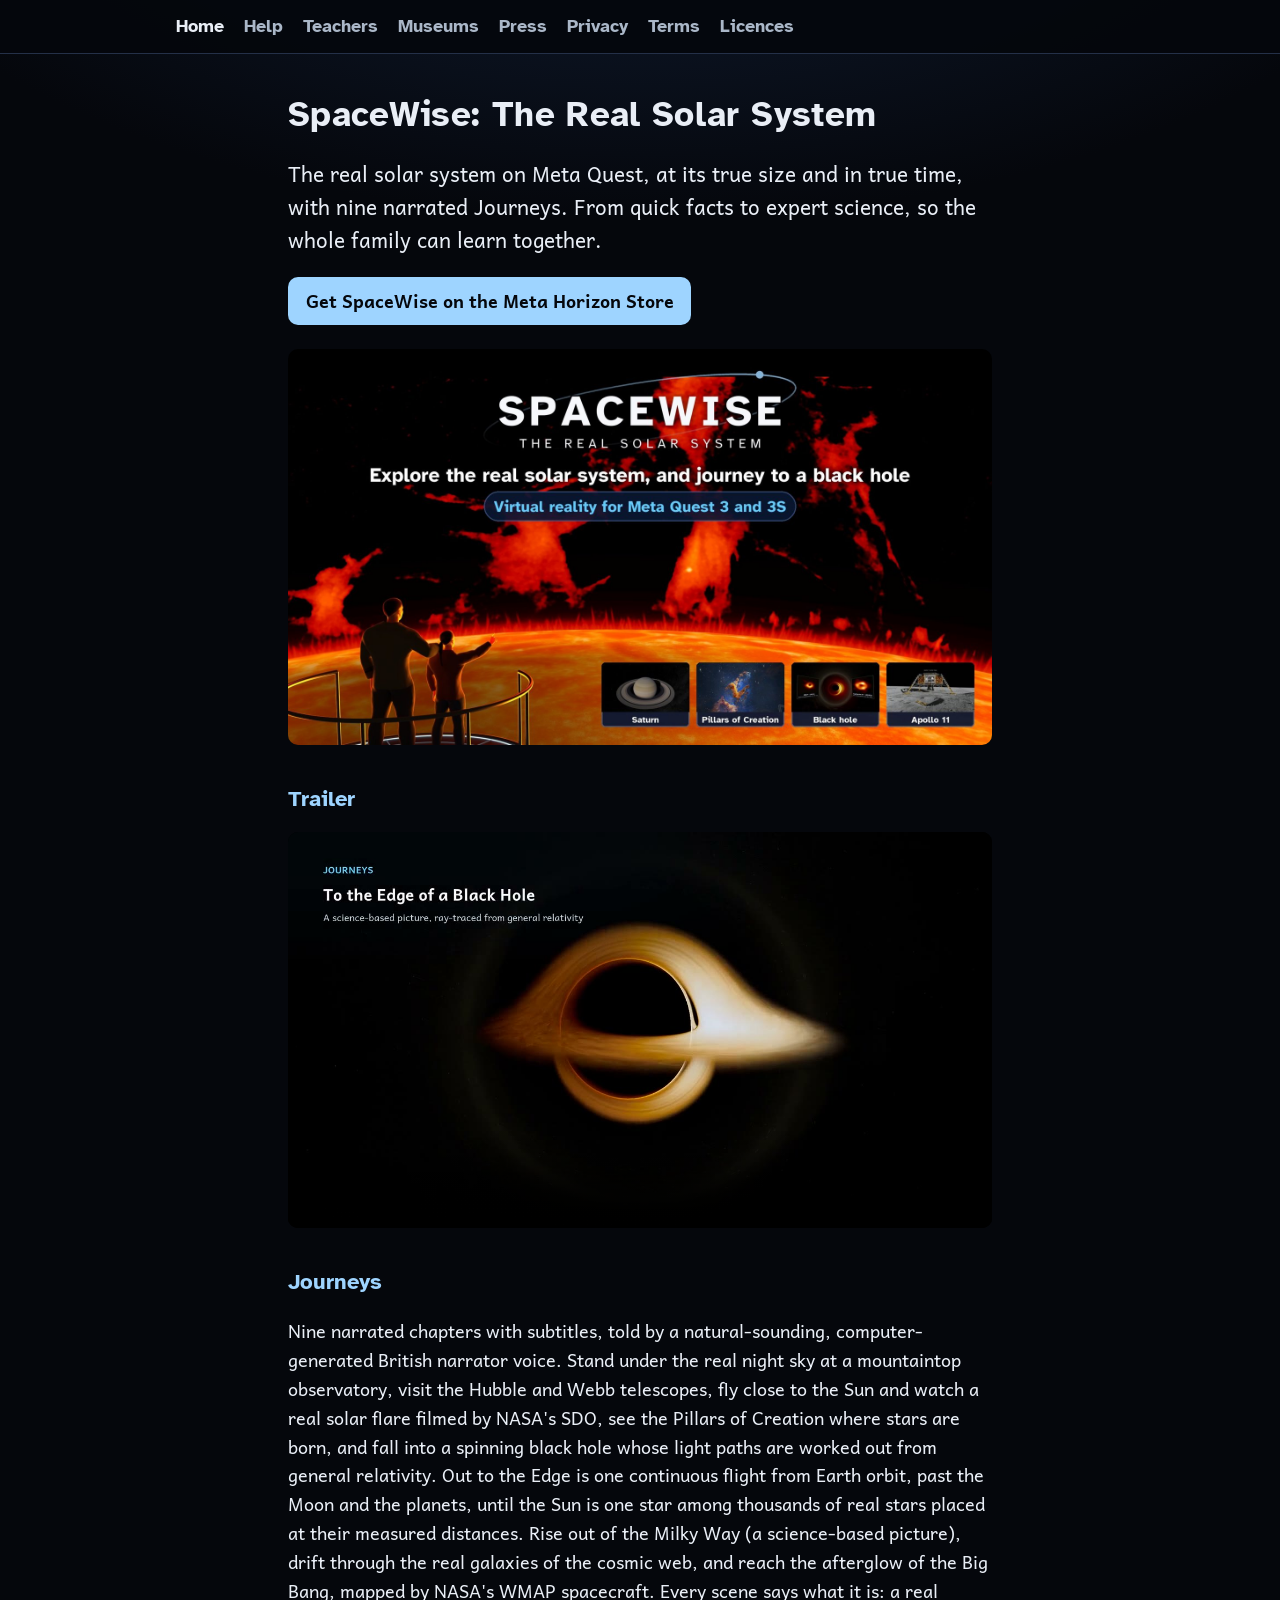
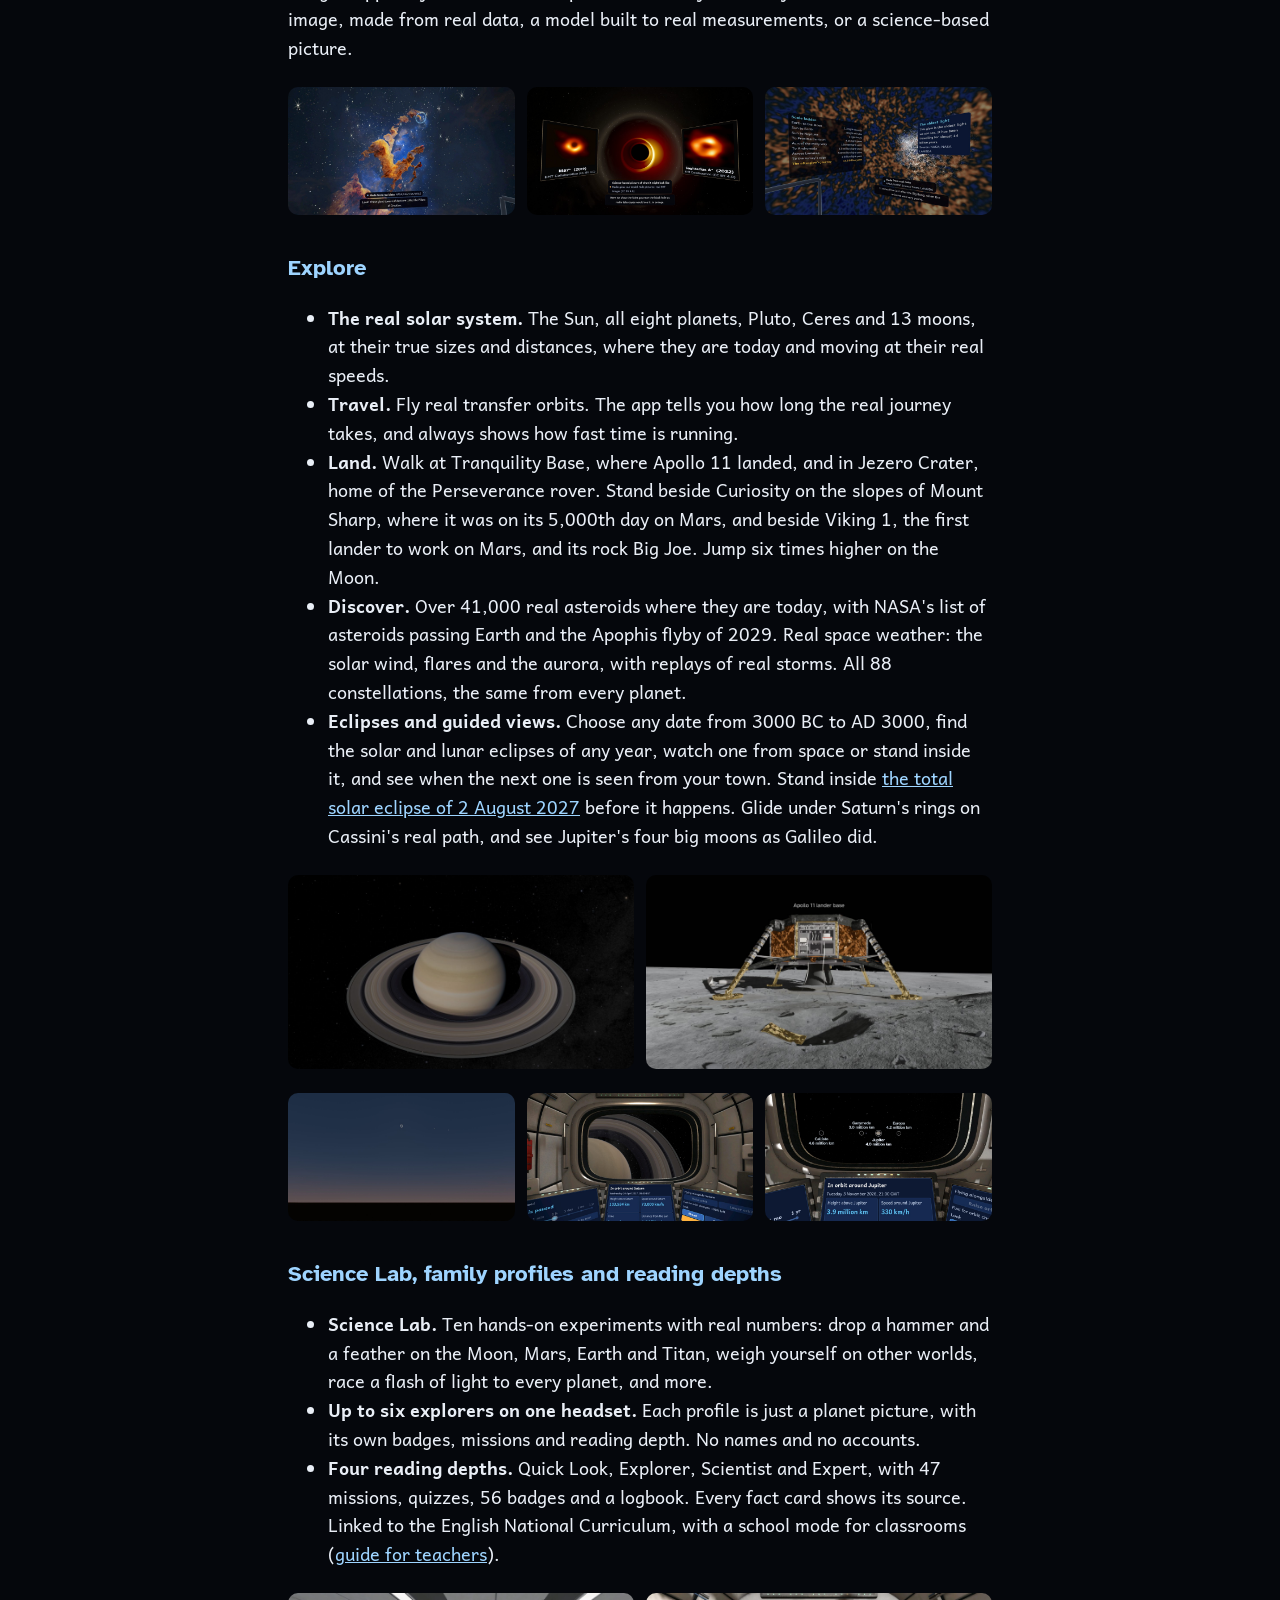
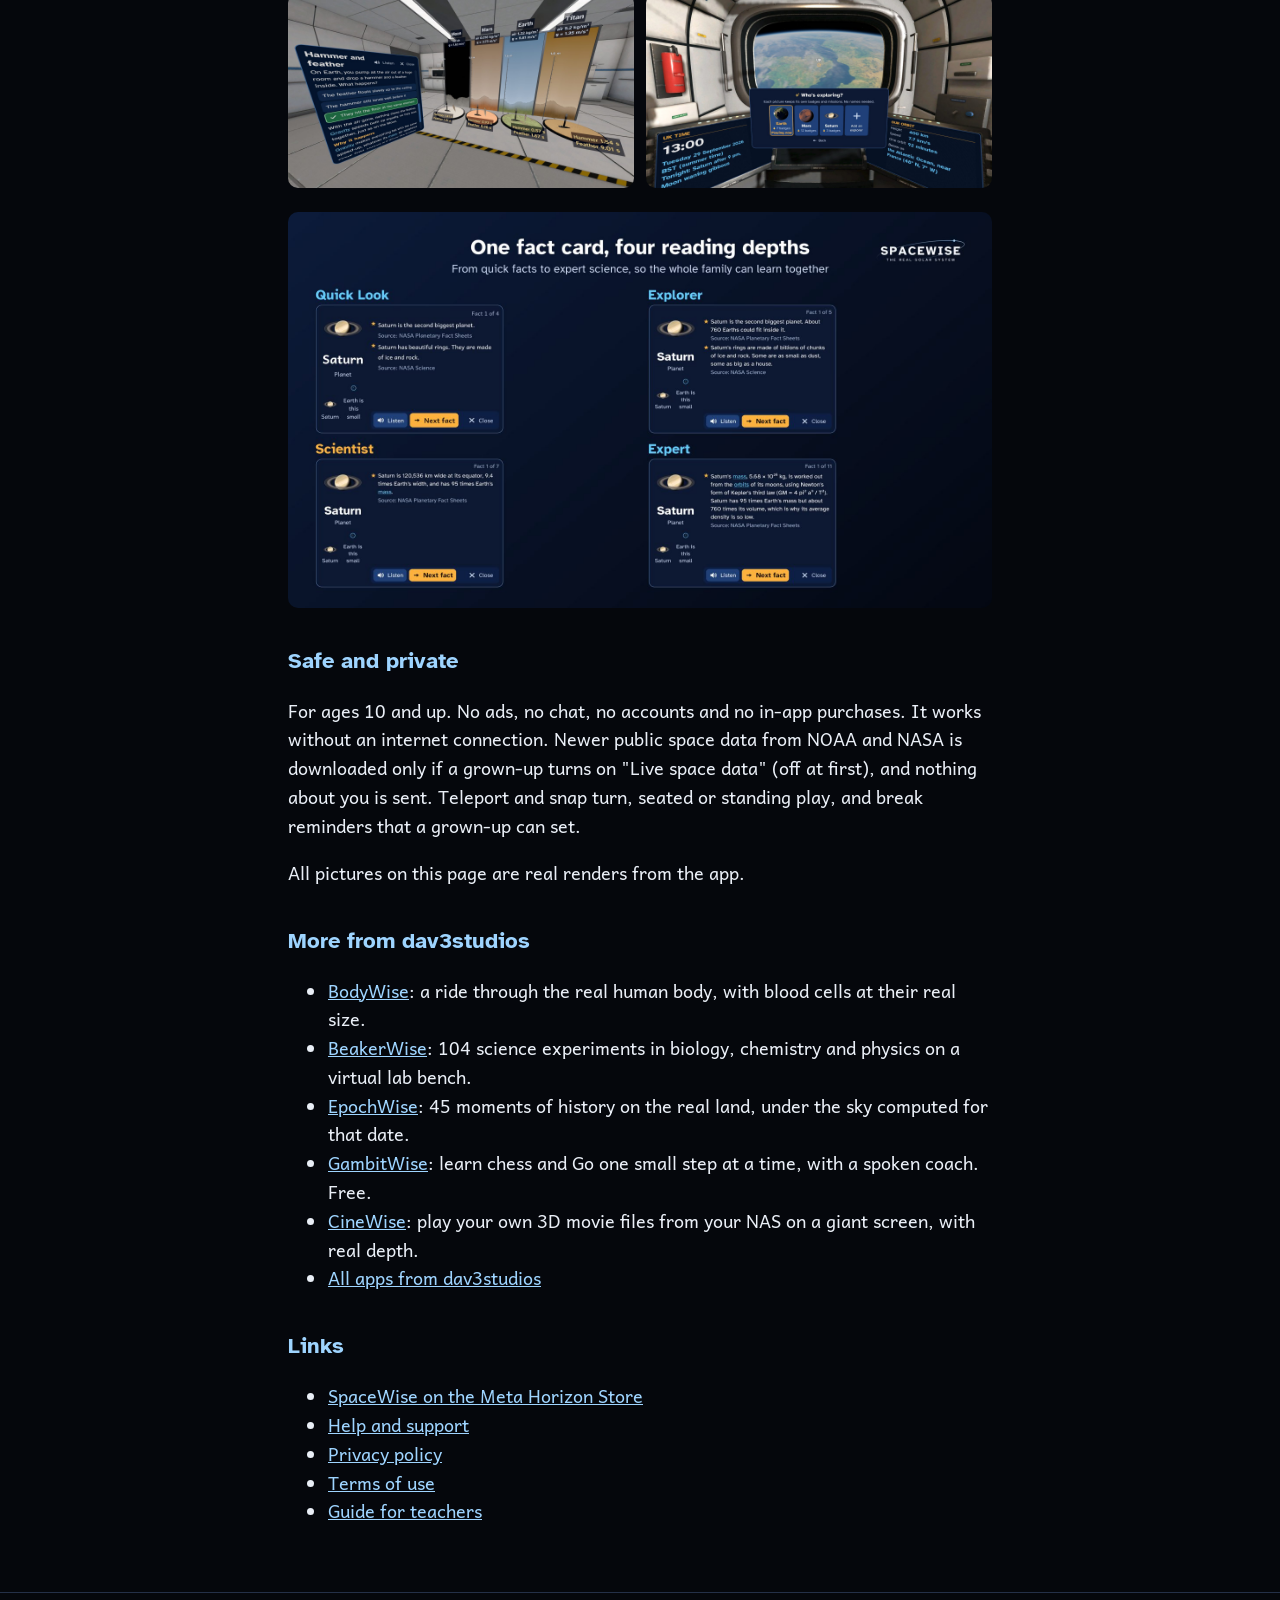
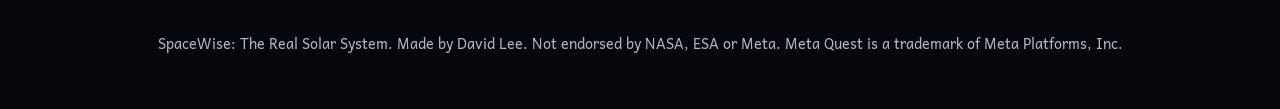
<file: index.html>
<!doctype html>
<html lang="en-GB">
<head>
<meta charset="utf-8">
<meta name="viewport" content="width=device-width, initial-scale=1">
<title>SpaceWise: The Real Solar System | SpaceWise: The Real Solar System</title>
<meta name="description" content="SpaceWise: The Real Solar System, for Meta Quest. The real solar system at its true size and in true time. For ages 10 and up. No ads, no chat, no accounts and no in-app purchases.">
<link rel="stylesheet" href="style.css">
<link rel="canonical" href="https://dhl84.github.io/spacewise/">
<meta property="og:type" content="website">
<meta property="og:site_name" content="SpaceWise">
<meta property="og:title" content="SpaceWise: The Real Solar System">
<meta property="og:description" content="The real solar system at its true size and in true time, with nine narrated Journeys. Fly to the afterglow of the Big Bang, stand in the Moon&#x27;s shadow in a real eclipse and fall into a spinning black hole. Explore every planet where it is today, real asteroids and all 88 constellations, or put the p">
<meta property="og:url" content="https://dhl84.github.io/spacewise/">
<meta property="og:image" content="https://dhl84.github.io/spacewise/img/key_art.jpg">
<meta property="og:image:width" content="1600">
<meta property="og:image:height" content="900">
<meta property="og:video" content="https://dhl84.github.io/spacewise/video/trailer.mp4">
<meta property="og:video:type" content="video/mp4">
<meta property="og:video:width" content="1280">
<meta property="og:video:height" content="720">
<meta name="twitter:card" content="summary_large_image">
<meta name="twitter:image" content="https://dhl84.github.io/spacewise/img/key_art.jpg">
<meta name="google-site-verification" content="PS9xlQP2a27AN7PKWQ7mcEhuMw5IihwzGCxqK1or27I">
<script type="application/ld+json">{
 "@context": "https://schema.org",
 "@type": "SoftwareApplication",
 "name": "SpaceWise: The Real Solar System",
 "alternateName": "SpaceWise",
 "description": "The real solar system at its true size and in true time, with nine narrated Journeys. Fly to the afterglow of the Big Bang, stand in the Moon's shadow in a real eclipse and fall into a spinning black hole. Explore every planet where it is today, real asteroids and all 88 constellations, or put the planets in your room. Four reading depths go from quick facts to expert science, so the whole family can learn together. For ages 10 and up. No ads, no chat, no accounts and no in-app purchases.",
 "applicationCategory": "EducationalApplication",
 "operatingSystem": "Meta Horizon OS",
 "availableOnDevice": "Meta Quest 3, Meta Quest 3S",
 "url": "https://dhl84.github.io/spacewise/",
 "image": "https://dhl84.github.io/spacewise/img/key_art.jpg",
 "screenshot": [
  "https://dhl84.github.io/spacewise/img/shot_pillars.jpg",
  "https://dhl84.github.io/spacewise/img/shot_black_hole.jpg",
  "https://dhl84.github.io/spacewise/img/shot_edge.jpg",
  "https://dhl84.github.io/spacewise/img/shot_eclipse.jpg",
  "https://dhl84.github.io/spacewise/img/shot_ring_glide.jpg",
  "https://dhl84.github.io/spacewise/img/shot_galileo.jpg",
  "https://dhl84.github.io/spacewise/img/shot_saturn.jpg",
  "https://dhl84.github.io/spacewise/img/shot_apollo11.jpg",
  "https://dhl84.github.io/spacewise/img/shot_lab.jpg",
  "https://dhl84.github.io/spacewise/img/shot_profiles.jpg",
  "https://dhl84.github.io/spacewise/img/reading_depths.jpg"
 ],
 "inLanguage": "en-GB",
 "keywords": "solar system, planets, space, astronomy, science, STEM, education, Moon, Mars, Saturn, Apollo 11, black hole, telescope, stars, constellations, aurora, asteroids, Sun, gravity, space physics, science lab, KS3, Year 6, family, learning",
 "typicalAgeRange": "10-",
 "isAccessibleForFree": false,
 "offers": {
  "@type": "Offer",
  "price": "7.99",
  "priceCurrency": "USD",
  "url": "https://www.meta.com/experiences/1422848437569079/"
 },
 "author": {
  "@type": "Organization",
  "name": "dav3studios",
  "url": "https://dhl84.github.io/"
 },
 "downloadUrl": "https://www.meta.com/experiences/1422848437569079/",
 "publisher": {
  "@type": "Organization",
  "name": "dav3studios",
  "url": "https://dhl84.github.io/"
 },
 "video": {
  "@type": "VideoObject",
  "contentUrl": "https://dhl84.github.io/spacewise/video/trailer.mp4"
 }
}</script>
<script type="application/ld+json">{
 "@context": "https://schema.org",
 "@type": "VideoObject",
 "name": "SpaceWise: The Real Solar System trailer",
 "description": "The real solar system at its true size and in true time, with nine narrated Journeys. Fly to the afterglow of the Big Bang, stand in the Moon's shadow in a real eclipse and fall into a spinning black hole. Explore every planet where it is today, real asteroids and all 88 constellations, or put the planets in your room. Four reading depths go from quick facts to expert science, so the whole family can learn together. For ages 10 and up. No ads, no chat, no accounts and no in-app purchases.",
 "thumbnailUrl": [
  "https://dhl84.github.io/spacewise/video/trailer.jpg"
 ],
 "uploadDate": "2026-11-25",
 "contentUrl": "https://dhl84.github.io/spacewise/video/trailer.mp4",
 "embedUrl": "https://dhl84.github.io/spacewise/",
 "inLanguage": "en-GB",
 "duration": "PT1M33S"
}</script>
</head>
<body>
<header><nav><a href="index.html" aria-current="page">Home</a> <a href="support.html">Help</a> <a href="teachers.html">Teachers</a> <a href="museums.html">Museums</a> <a href="press.html">Press</a> <a href="privacy.html">Privacy</a> <a href="terms.html">Terms</a> <a href="open-licences.html">Licences</a></nav></header>
<main>
<h1>SpaceWise: The Real Solar System</h1>
<p class="lede">The real solar system on Meta Quest, at its true size and in true time, with nine narrated Journeys. From quick facts to expert science, so the whole family can learn together.</p>

<p><a class="store" href="https://www.meta.com/experiences/1422848437569079/">Get SpaceWise on the Meta Horizon Store</a></p>

<p><img class="hero" src="img/key_art.jpg" alt="Key art: a grown-up and a child on a viewing platform; the child points at a real prominence on the Sun, seen by NASA's SDO, in the Our Star Journey. The SpaceWise title, the words 'Explore the real solar system, and journey to a black hole' and 'Virtual reality for Meta Quest 3 and 3S', and four pictures from the app: Saturn, the Pillars of Creation, the black hole and Apollo 11"></p>
<h2>Trailer</h2>
<video controls preload="none" playsinline width="1280" height="720" poster="video/trailer.jpg"><source src="video/trailer.mp4" type="video/mp4"><a href="video/trailer.mp4">Watch the SpaceWise trailer</a></video>
<h2>Journeys</h2>
<p>Nine narrated chapters with subtitles, told by a natural-sounding, computer-generated British narrator voice. Stand under the real night sky at a mountaintop observatory, visit the Hubble and Webb telescopes, fly close to the Sun and watch a real solar flare filmed by NASA's SDO, see the Pillars of Creation where stars are born, and fall into a spinning black hole whose light paths are worked out from general relativity. Out to the Edge is one continuous flight from Earth orbit, past the Moon and the planets, until the Sun is one star among thousands of real stars placed at their measured distances. Rise out of the Milky Way (a science-based picture), drift through the real galaxies of the cosmic web, and reach the afterglow of the Big Bang, mapped by NASA's WMAP spacecraft. Every scene says what it is: a real image, made from real data, a model built to real measurements, or a science-based picture.</p>
<div class="gallery">
<img src="img/shot_pillars.jpg" alt="The Pillars of Creation from Webb's real image, in the Life of a Star Journey, with a fact card and the narrator's subtitle">
<img src="img/shot_black_hole.jpg" alt="The black hole in the To the Edge of a Black Hole Journey, between the real Event Horizon Telescope images of M87* and Sagittarius A*">
<img src="img/shot_edge.jpg" alt="The Out to the Edge Journey at its end: the afterglow of the Big Bang from NASA's WMAP map, the galaxies of the cosmic web and the light ladder from 1.3 light-seconds to 13.8 billion years">
</div>

<h2>Explore</h2>
<ul>
<li><strong>The real solar system.</strong> The Sun, all eight planets, Pluto, Ceres and 13 moons, at their true sizes and distances, where they are today and moving at their real speeds.</li>
<li><strong>Travel.</strong> Fly real transfer orbits. The app tells you how long the real journey takes, and always shows how fast time is running.</li>
<li><strong>Land.</strong> Walk at Tranquility Base, where Apollo 11 landed, and in Jezero Crater, home of the Perseverance rover. Stand beside Curiosity on the slopes of Mount Sharp, where it was on its 5,000th day on Mars, and beside Viking 1, the first lander to work on Mars, and its rock Big Joe. Jump six times higher on the Moon.</li>
<li><strong>Discover.</strong> Over 41,000 real asteroids where they are today, with NASA's list of asteroids passing Earth and the Apophis flyby of 2029. Real space weather: the solar wind, flares and the aurora, with replays of real storms. All 88 constellations, the same from every planet.</li>
<li><strong>Eclipses and guided views.</strong> Choose any date from 3000 BC to AD 3000, find the solar and lunar eclipses of any year, watch one from space or stand inside it, and see when the next one is seen from your town. Stand inside <a href="eclipse-2027.html">the total solar eclipse of 2 August 2027</a> before it happens. Glide under Saturn's rings on Cassini's real path, and see Jupiter's four big moons as Galileo did.</li>
</ul>
<div class="gallery">
<img src="img/shot_saturn.jpg" alt="Saturn from the sunlit side of its rings, in the app">
<img src="img/shot_apollo11.jpg" alt="The Apollo 11 descent stage at Tranquility Base in the low morning Sun, in the app">
</div>

<div class="gallery">
<img src="img/shot_eclipse.jpg" alt="Standing in Reykjavik at totality of the total solar eclipse of 12 August 2026: a dark sky, the corona round the Moon and a glow along the horizon">
<img src="img/shot_ring_glide.jpg" alt="Saturn's rings through the cabin window on Cassini's real path of 26 April 2017, with the height and speed on the panel">
<img src="img/shot_galileo.jpg" alt="Galileo's view: Jupiter and its big moons in a line through the cabin window, each with its distance">
</div>

<h2>Science Lab, family profiles and reading depths</h2>
<ul>
<li><strong>Science Lab.</strong> Ten hands-on experiments with real numbers: drop a hammer and a feather on the Moon, Mars, Earth and Titan, weigh yourself on other worlds, race a flash of light to every planet, and more.</li>
<li><strong>Up to six explorers on one headset.</strong> Each profile is just a planet picture, with its own badges, missions and reading depth. No names and no accounts.</li>
<li><strong>Four reading depths.</strong> Quick Look, Explorer, Scientist and Expert, with 47 missions, quizzes, 56 badges and a logbook. Every fact card shows its source. Linked to the English National Curriculum, with a school mode for classrooms (<a href="teachers.html">guide for teachers</a>).</li>
</ul>
<div class="gallery">
<img src="img/shot_lab.jpg" alt="The Science Lab hammer and feather test on the Moon, Mars, Earth and Titan, with the measured fall times">
<img src="img/shot_profiles.jpg" alt="The Who's exploring? screen in the cabin, with four explorer profiles">
</div>

<p><img class="hero" src="img/reading_depths.jpg" alt="The same Saturn fact card at the four reading depths, from Quick Look to Expert"></p>
<h2>Safe and private</h2>
<p>For ages 10 and up. No ads, no chat, no accounts and no in-app purchases. It works without an internet connection. Newer public space data from NOAA and NASA is downloaded only if a grown-up turns on "Live space data" (off at first), and nothing about you is sent. Teleport and snap turn, seated or standing play, and break reminders that a grown-up can set.</p>
<p>All pictures on this page are real renders from the app.</p>
<h2>More from dav3studios</h2>
<ul>
<li><a href="https://dhl84.github.io/bodywise/">BodyWise</a>: a ride through the real human body, with blood cells at their real size.</li>
<li><a href="https://dhl84.github.io/beakerwise/">BeakerWise</a>: 104 science experiments in biology, chemistry and physics on a virtual lab bench.</li>
<li><a href="https://dhl84.github.io/epochwise/">EpochWise</a>: 45 moments of history on the real land, under the sky computed for that date.</li>
<li><a href="https://dhl84.github.io/gambitwise/">GambitWise</a>: learn chess and Go one small step at a time, with a spoken coach. Free.</li>
<li><a href="https://dhl84.github.io/cinewise/">CineWise</a>: play your own 3D movie files from your NAS on a giant screen, with real depth.</li>
<li><a href="https://dhl84.github.io/">All apps from dav3studios</a></li>
</ul>
<h2>Links</h2>
<ul>
<li><a href="https://www.meta.com/experiences/1422848437569079/">SpaceWise on the Meta Horizon Store</a></li>
<li><a href="support.html">Help and support</a></li>
<li><a href="privacy.html">Privacy policy</a></li>
<li><a href="terms.html">Terms of use</a></li>
<li><a href="teachers.html">Guide for teachers</a></li>
</ul>
</main>
<footer><p>SpaceWise: The Real Solar System. Made by David Lee. Not endorsed by NASA, ESA or Meta. Meta Quest is a trademark of Meta Platforms, Inc.</p></footer>
</body>
</html>
</file>
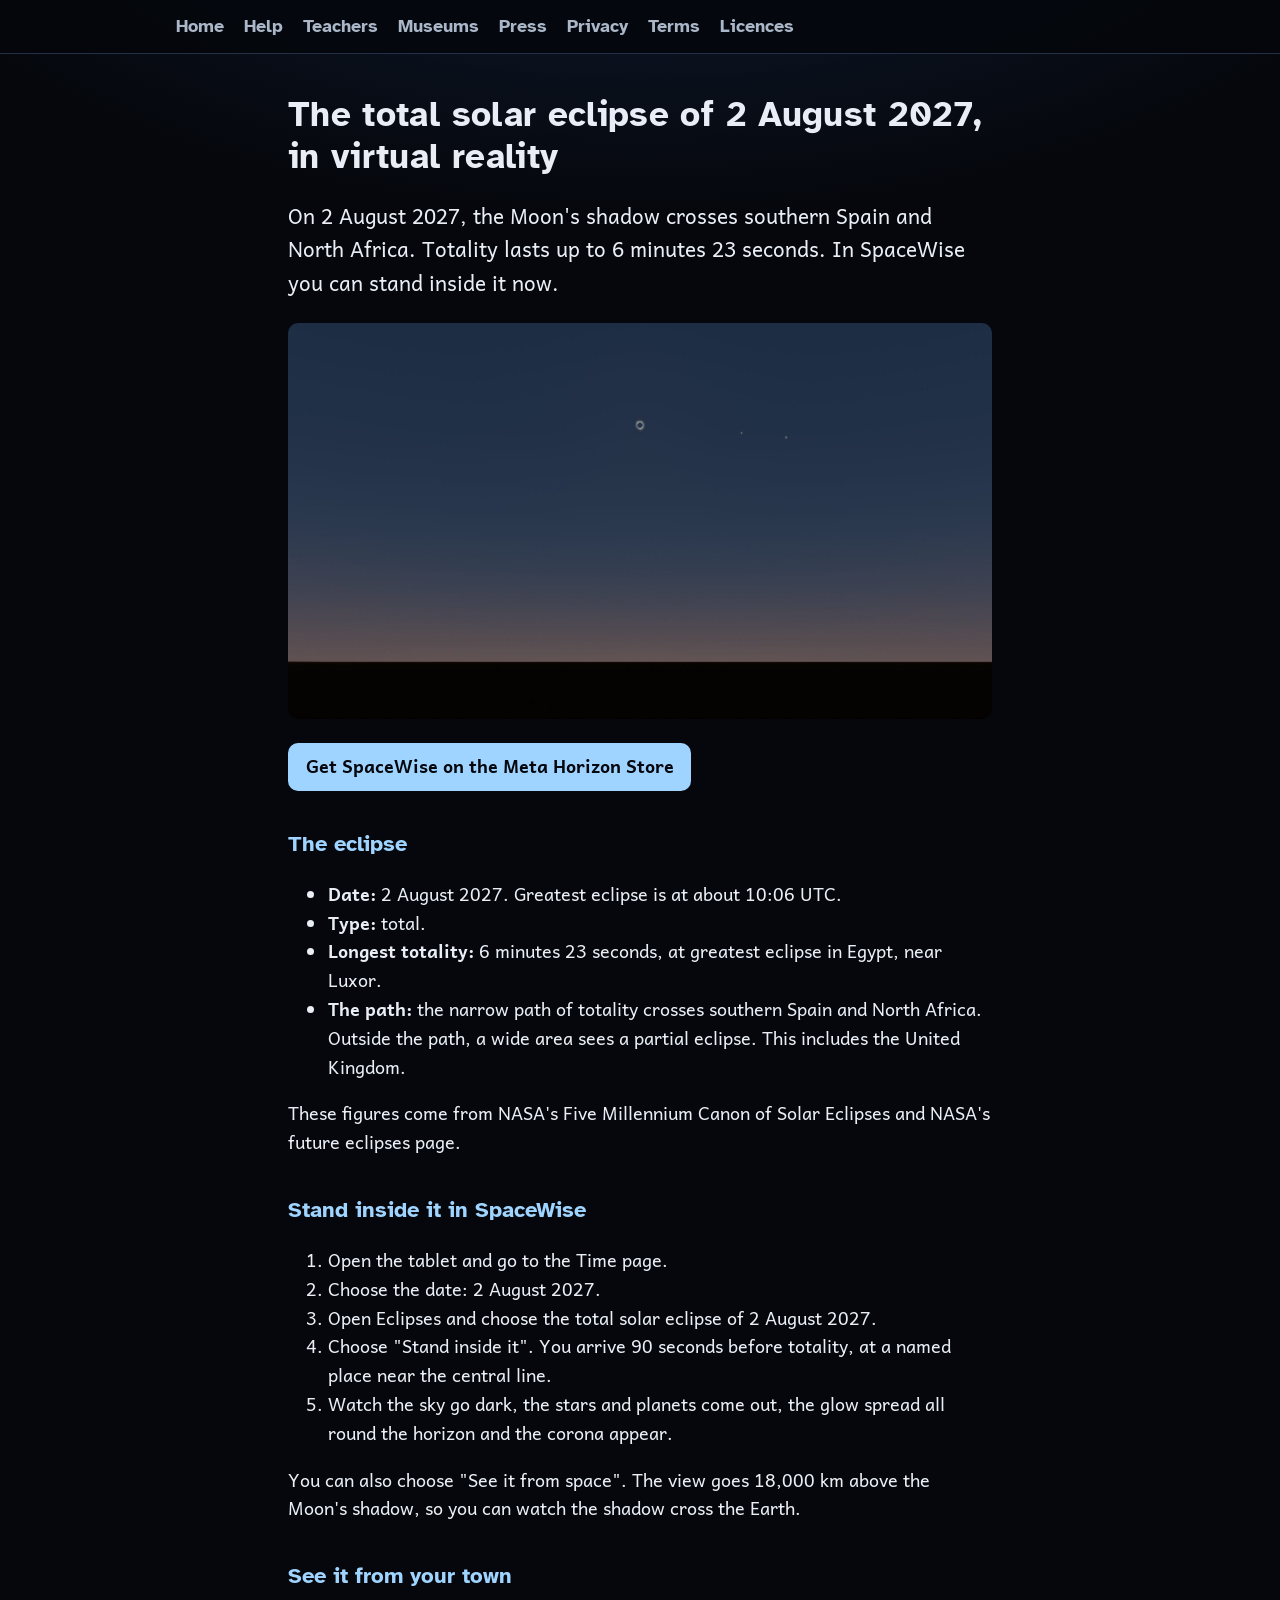
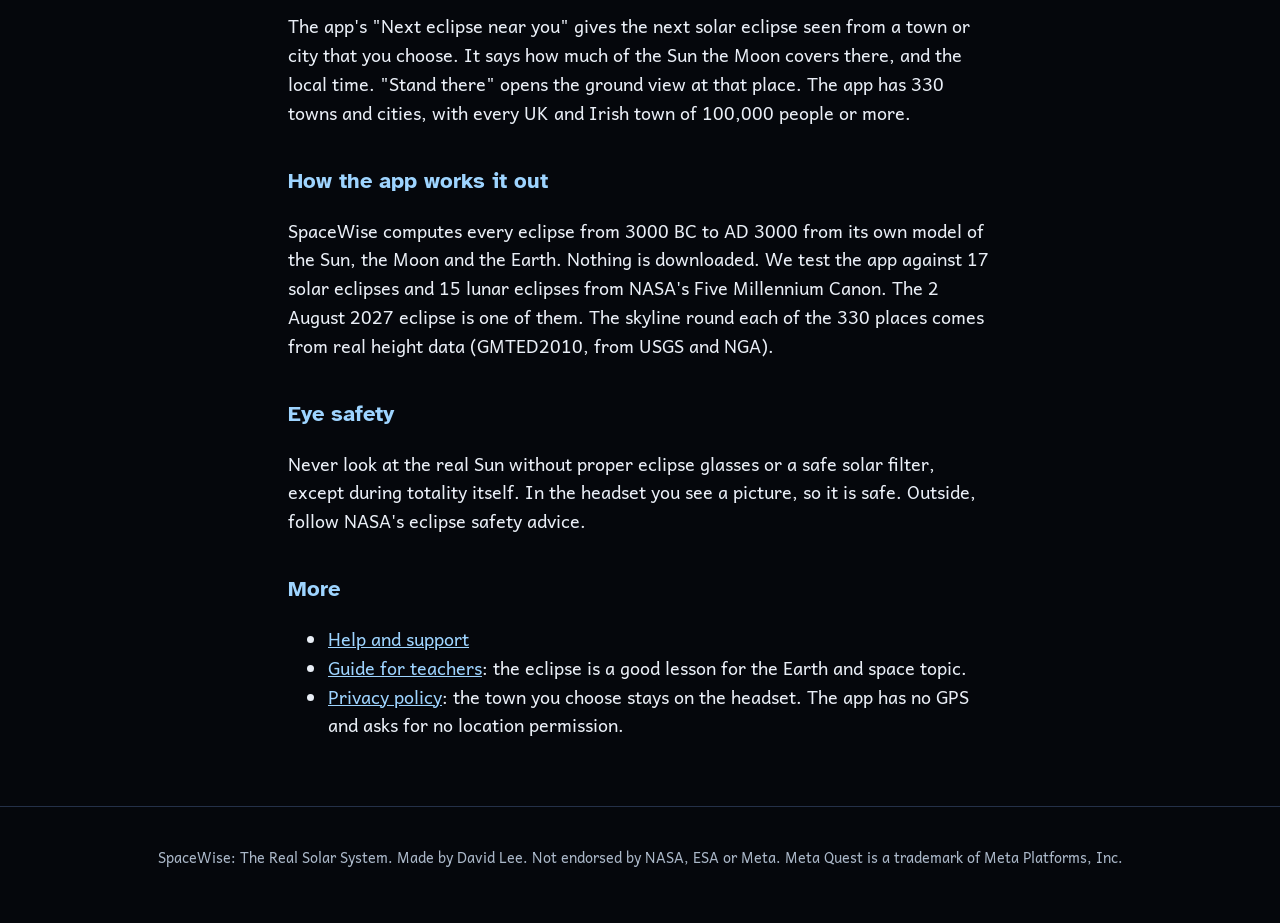
<file: eclipse-2027.html>
<!doctype html>
<html lang="en-GB">
<head>
<meta charset="utf-8">
<meta name="viewport" content="width=device-width, initial-scale=1">
<title>The total solar eclipse of 2 August 2027 | SpaceWise: The Real Solar System</title>
<meta name="description" content="SpaceWise: The Real Solar System, for Meta Quest. The real solar system at its true size and in true time. For ages 10 and up. No ads, no chat, no accounts and no in-app purchases.">
<link rel="stylesheet" href="style.css">
<link rel="canonical" href="https://dhl84.github.io/spacewise/eclipse-2027.html">
</head>
<body>
<header><nav><a href="index.html">Home</a> <a href="support.html">Help</a> <a href="teachers.html">Teachers</a> <a href="museums.html">Museums</a> <a href="press.html">Press</a> <a href="privacy.html">Privacy</a> <a href="terms.html">Terms</a> <a href="open-licences.html">Licences</a></nav></header>
<main>
<h1>The total solar eclipse of 2 August 2027, in virtual reality</h1>
<p class="lede">On 2 August 2027, the Moon's shadow crosses southern Spain and North Africa. Totality lasts up to 6 minutes 23 seconds. In SpaceWise you can stand inside it now.</p>

<p><img class="hero" src="img/shot_eclipse.jpg" alt="The ground view of a total solar eclipse at totality."></p>
<p><a class="store" href="https://www.meta.com/experiences/1422848437569079/">Get SpaceWise on the Meta Horizon Store</a></p>

<h2>The eclipse</h2>
<ul>
<li><strong>Date:</strong> 2 August 2027. Greatest eclipse is at about 10:06 UTC.</li>
<li><strong>Type:</strong> total.</li>
<li><strong>Longest totality:</strong> 6 minutes 23 seconds, at greatest eclipse in Egypt, near Luxor.</li>
<li><strong>The path:</strong> the narrow path of totality crosses southern Spain and North Africa. Outside the path, a wide area sees a partial eclipse. This includes the United Kingdom.</li>
</ul>
<p>These figures come from NASA's Five Millennium Canon of Solar Eclipses and NASA's future eclipses page.</p>
<h2>Stand inside it in SpaceWise</h2>
<ol>
<li>Open the tablet and go to the Time page.</li>
<li>Choose the date: 2 August 2027.</li>
<li>Open Eclipses and choose the total solar eclipse of 2 August 2027.</li>
<li>Choose "Stand inside it". You arrive 90 seconds before totality, at a named place near the central line.</li>
<li>Watch the sky go dark, the stars and planets come out, the glow spread all round the horizon and the corona appear.</li>
</ol>
<p>You can also choose "See it from space". The view goes 18,000 km above the Moon's shadow, so you can watch the shadow cross the Earth.</p>
<h2>See it from your town</h2>
<p>The app's "Next eclipse near you" gives the next solar eclipse seen from a town or city that you choose. It says how much of the Sun the Moon covers there, and the local time. "Stand there" opens the ground view at that place. The app has 330 towns and cities, with every UK and Irish town of 100,000 people or more.</p>
<h2>How the app works it out</h2>
<p>SpaceWise computes every eclipse from 3000 BC to AD 3000 from its own model of the Sun, the Moon and the Earth. Nothing is downloaded. We test the app against 17 solar eclipses and 15 lunar eclipses from NASA's Five Millennium Canon. The 2 August 2027 eclipse is one of them. The skyline round each of the 330 places comes from real height data (GMTED2010, from USGS and NGA).</p>
<h2>Eye safety</h2>
<p>Never look at the real Sun without proper eclipse glasses or a safe solar filter, except during totality itself. In the headset you see a picture, so it is safe. Outside, follow NASA's eclipse safety advice.</p>
<h2>More</h2>
<ul>
<li><a href="support.html">Help and support</a></li>
<li><a href="teachers.html">Guide for teachers</a>: the eclipse is a good lesson for the Earth and space topic.</li>
<li><a href="privacy.html">Privacy policy</a>: the town you choose stays on the headset. The app has no GPS and asks for no location permission.</li>
</ul>
</main>
<footer><p>SpaceWise: The Real Solar System. Made by David Lee. Not endorsed by NASA, ESA or Meta. Meta Quest is a trademark of Meta Platforms, Inc.</p></footer>
</body>
</html>
</file>
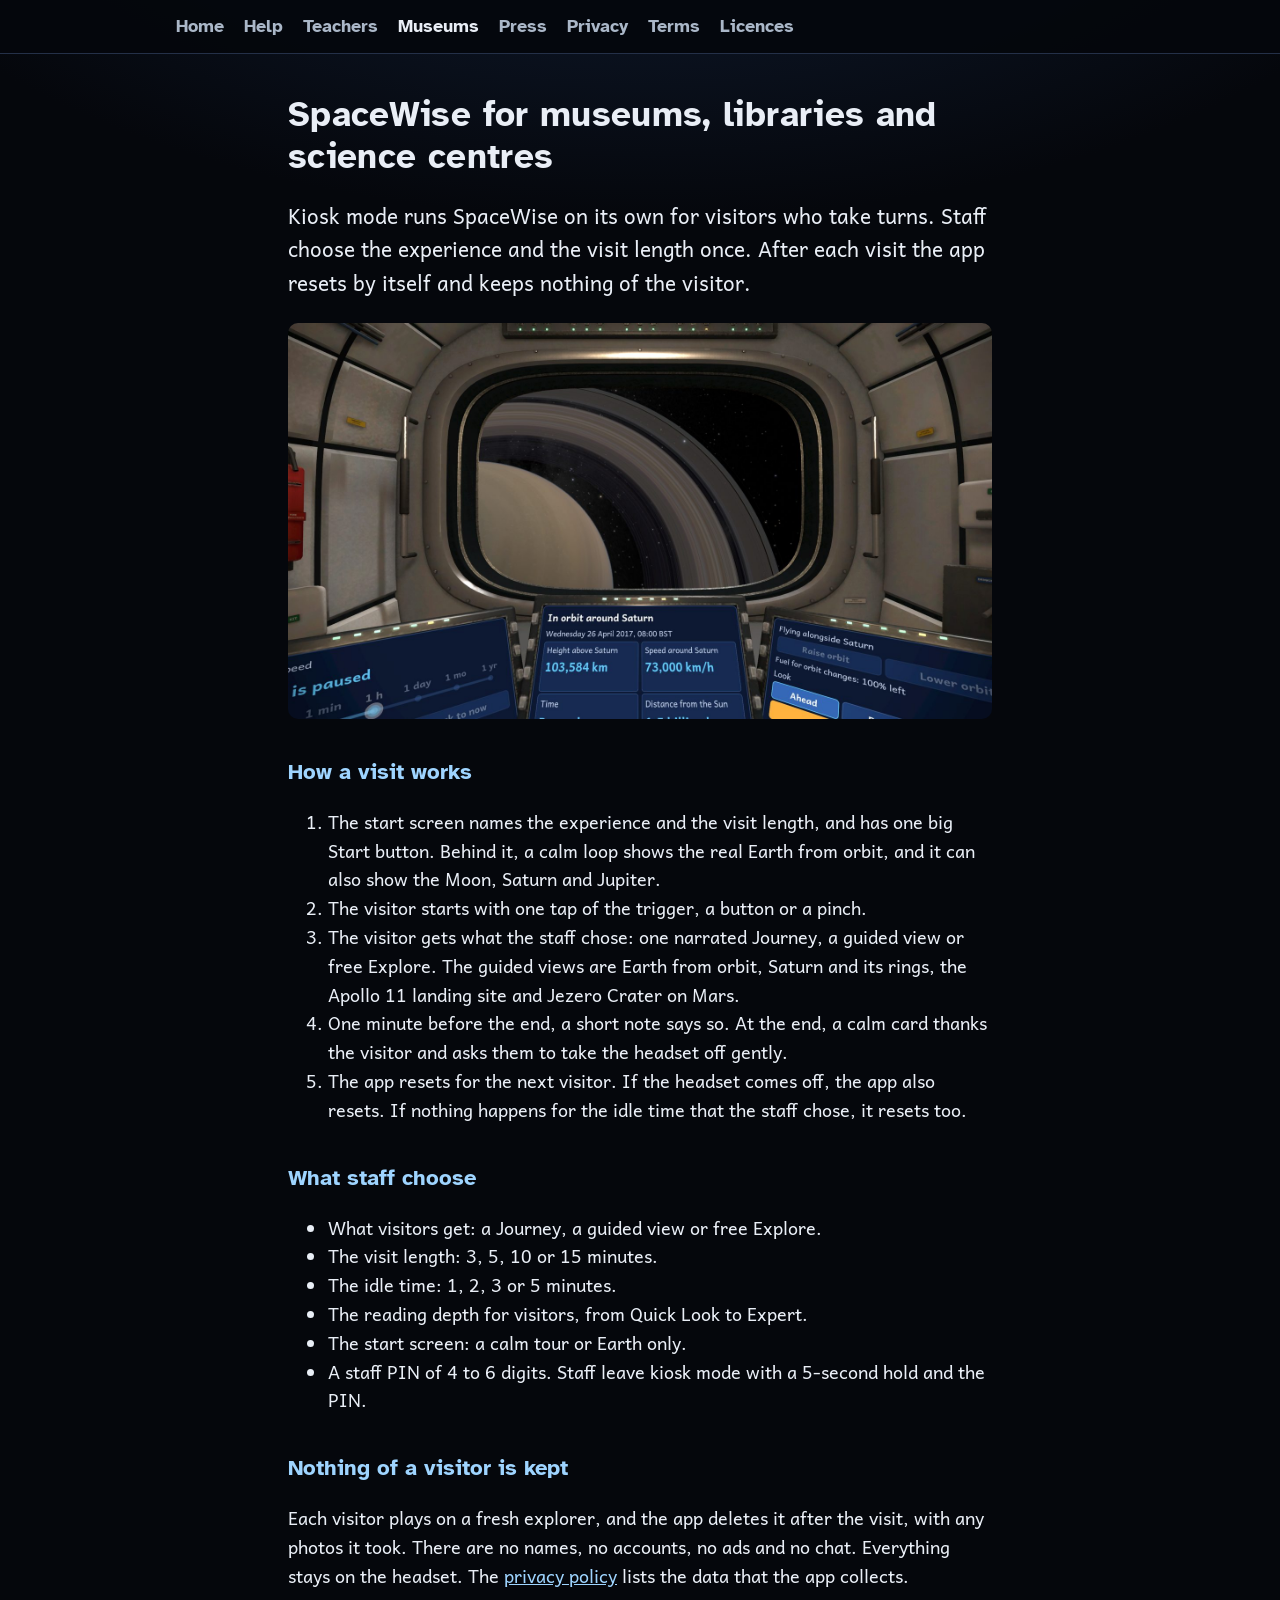
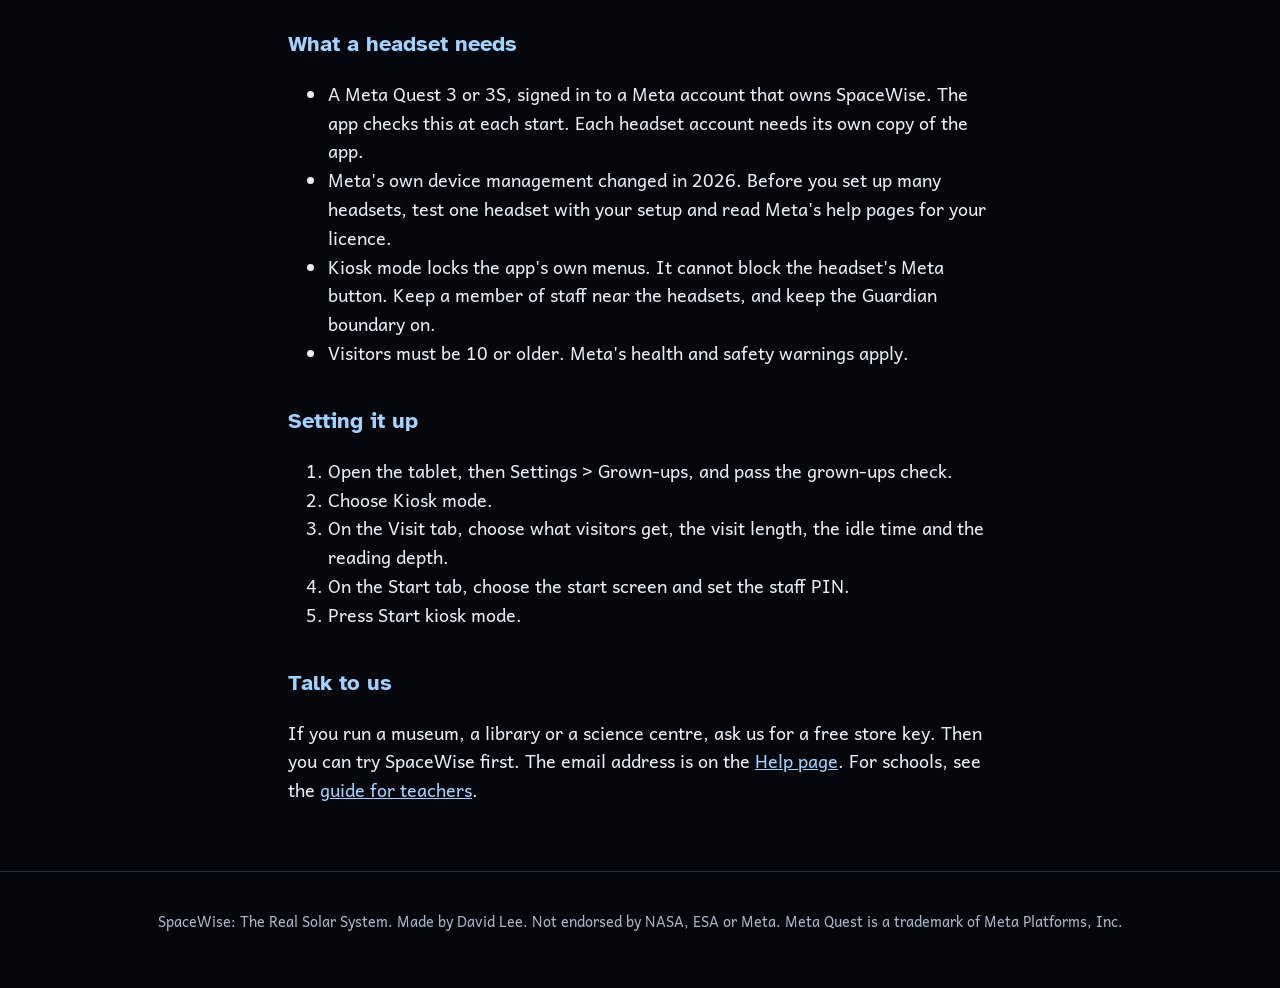
<file: museums.html>
<!doctype html>
<html lang="en-GB">
<head>
<meta charset="utf-8">
<meta name="viewport" content="width=device-width, initial-scale=1">
<title>For museums, libraries and science centres | SpaceWise: The Real Solar System</title>
<meta name="description" content="SpaceWise: The Real Solar System, for Meta Quest. The real solar system at its true size and in true time. For ages 10 and up. No ads, no chat, no accounts and no in-app purchases.">
<link rel="stylesheet" href="style.css">
<link rel="canonical" href="https://dhl84.github.io/spacewise/museums.html">
</head>
<body>
<header><nav><a href="index.html">Home</a> <a href="support.html">Help</a> <a href="teachers.html">Teachers</a> <a href="museums.html" aria-current="page">Museums</a> <a href="press.html">Press</a> <a href="privacy.html">Privacy</a> <a href="terms.html">Terms</a> <a href="open-licences.html">Licences</a></nav></header>
<main>
<h1>SpaceWise for museums, libraries and science centres</h1>
<p class="lede">Kiosk mode runs SpaceWise on its own for visitors who take turns. Staff choose the experience and the visit length once. After each visit the app resets by itself and keeps nothing of the visitor.</p>

<p><img class="hero" src="img/shot_ring_glide.jpg" alt="Saturn's rings from the spacecraft window during the ring glide."></p>
<h2>How a visit works</h2>
<ol>
<li>The start screen names the experience and the visit length, and has one big Start button. Behind it, a calm loop shows the real Earth from orbit, and it can also show the Moon, Saturn and Jupiter.</li>
<li>The visitor starts with one tap of the trigger, a button or a pinch.</li>
<li>The visitor gets what the staff chose: one narrated Journey, a guided view or free Explore. The guided views are Earth from orbit, Saturn and its rings, the Apollo 11 landing site and Jezero Crater on Mars.</li>
<li>One minute before the end, a short note says so. At the end, a calm card thanks the visitor and asks them to take the headset off gently.</li>
<li>The app resets for the next visitor. If the headset comes off, the app also resets. If nothing happens for the idle time that the staff chose, it resets too.</li>
</ol>
<h2>What staff choose</h2>
<ul>
<li>What visitors get: a Journey, a guided view or free Explore.</li>
<li>The visit length: 3, 5, 10 or 15 minutes.</li>
<li>The idle time: 1, 2, 3 or 5 minutes.</li>
<li>The reading depth for visitors, from Quick Look to Expert.</li>
<li>The start screen: a calm tour or Earth only.</li>
<li>A staff PIN of 4 to 6 digits. Staff leave kiosk mode with a 5-second hold and the PIN.</li>
</ul>
<h2>Nothing of a visitor is kept</h2>
<p>Each visitor plays on a fresh explorer, and the app deletes it after the visit, with any photos it took. There are no names, no accounts, no ads and no chat. Everything stays on the headset. The <a href="privacy.html">privacy policy</a> lists the data that the app collects.</p>
<h2>What a headset needs</h2>
<ul>
<li>A Meta Quest 3 or 3S, signed in to a Meta account that owns SpaceWise. The app checks this at each start. Each headset account needs its own copy of the app.</li>
<li>Meta's own device management changed in 2026. Before you set up many headsets, test one headset with your setup and read Meta's help pages for your licence.</li>
<li>Kiosk mode locks the app's own menus. It cannot block the headset's Meta button. Keep a member of staff near the headsets, and keep the Guardian boundary on.</li>
<li>Visitors must be 10 or older. Meta's health and safety warnings apply.</li>
</ul>
<h2>Setting it up</h2>
<ol>
<li>Open the tablet, then Settings &gt; Grown-ups, and pass the grown-ups check.</li>
<li>Choose Kiosk mode.</li>
<li>On the Visit tab, choose what visitors get, the visit length, the idle time and the reading depth.</li>
<li>On the Start tab, choose the start screen and set the staff PIN.</li>
<li>Press Start kiosk mode.</li>
</ol>
<h2>Talk to us</h2>
<p>If you run a museum, a library or a science centre, ask us for a free store key. Then you can try SpaceWise first. The email address is on the <a href="support.html">Help page</a>. For schools, see the <a href="teachers.html">guide for teachers</a>.</p>
</main>
<footer><p>SpaceWise: The Real Solar System. Made by David Lee. Not endorsed by NASA, ESA or Meta. Meta Quest is a trademark of Meta Platforms, Inc.</p></footer>
</body>
</html>
</file>
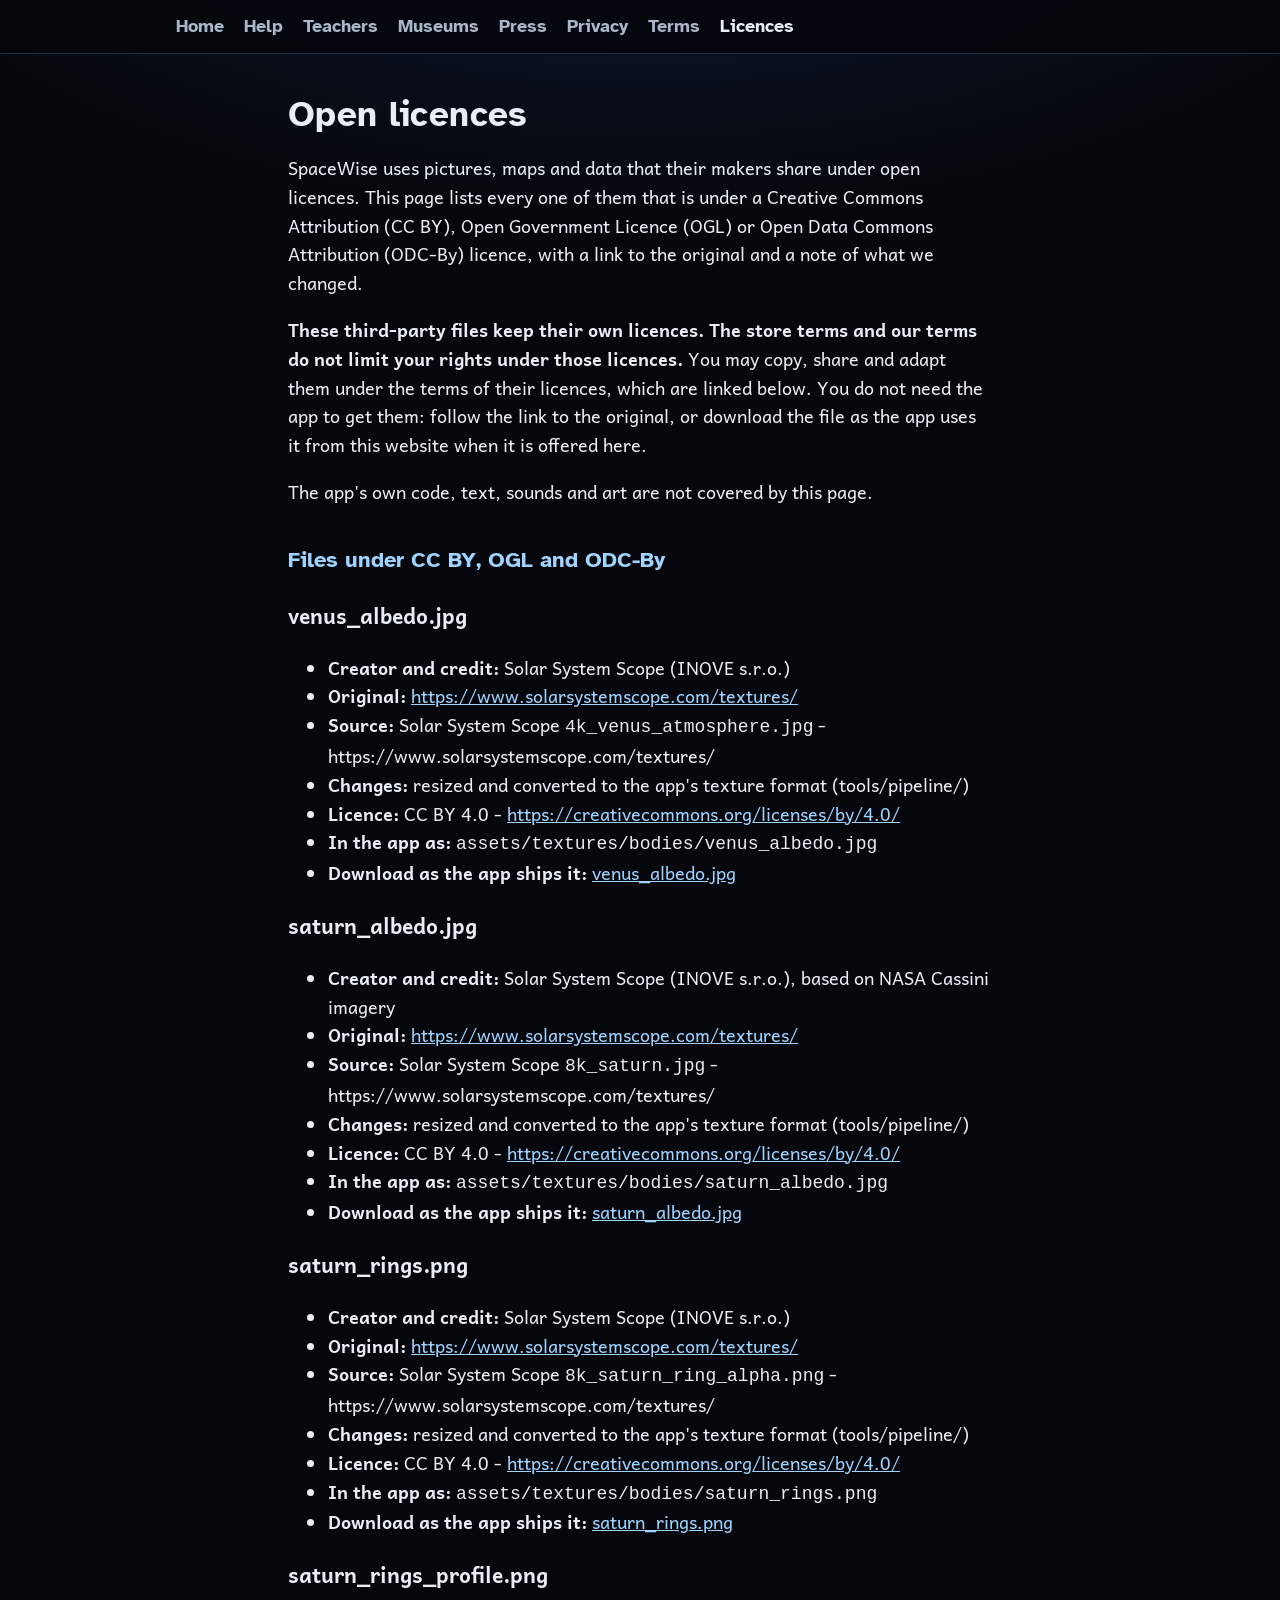
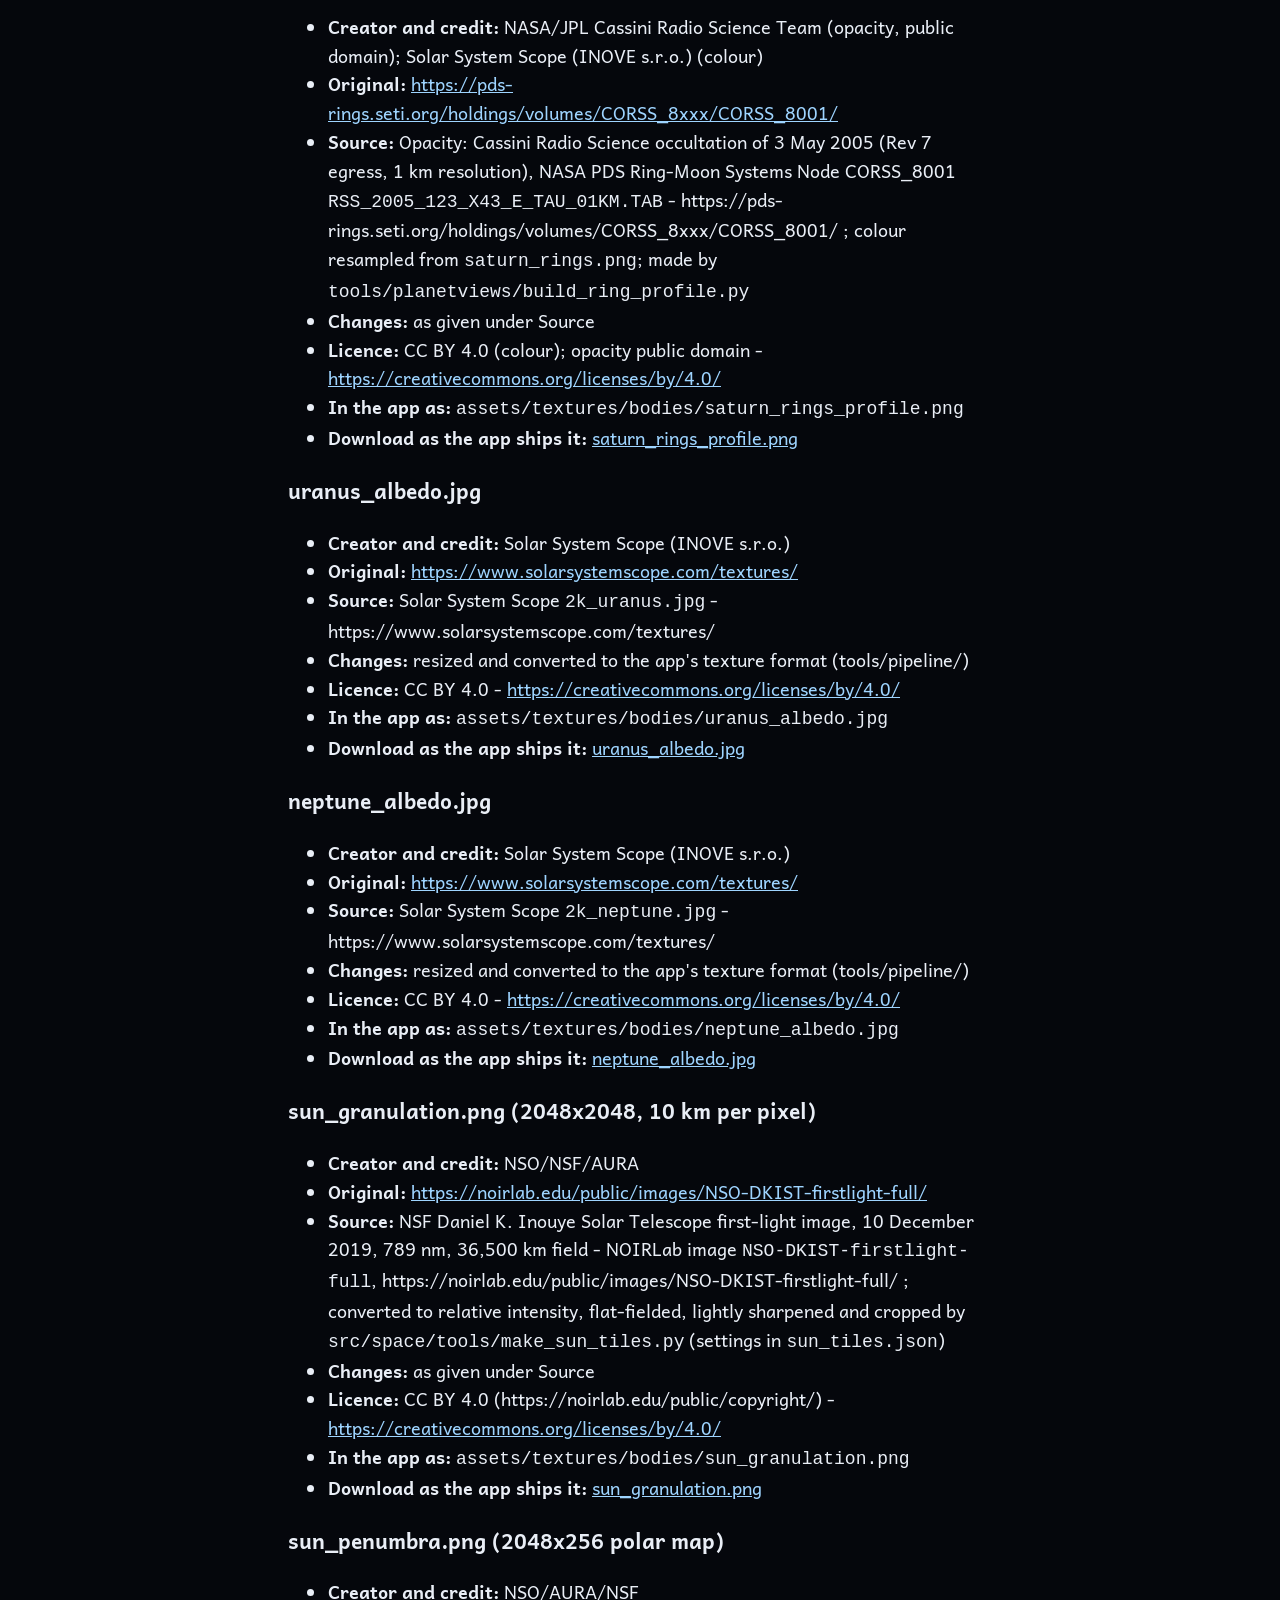
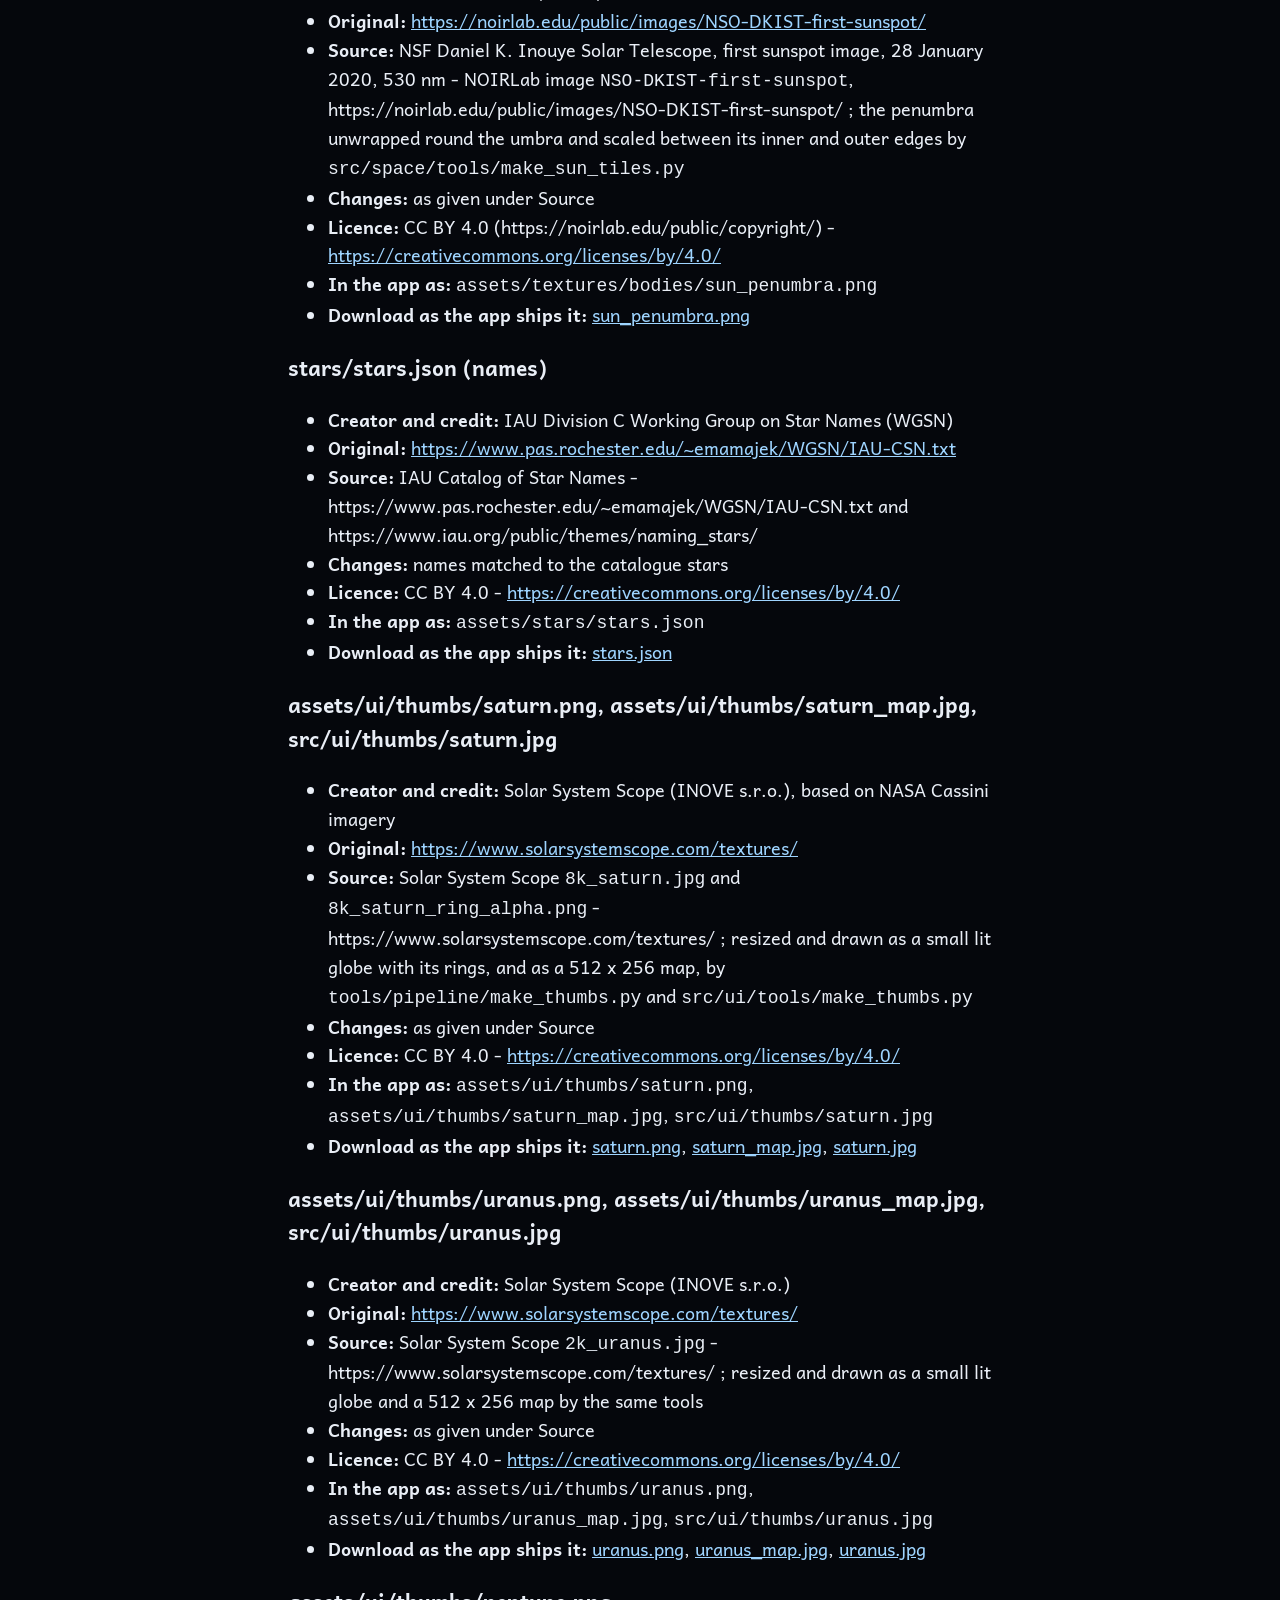
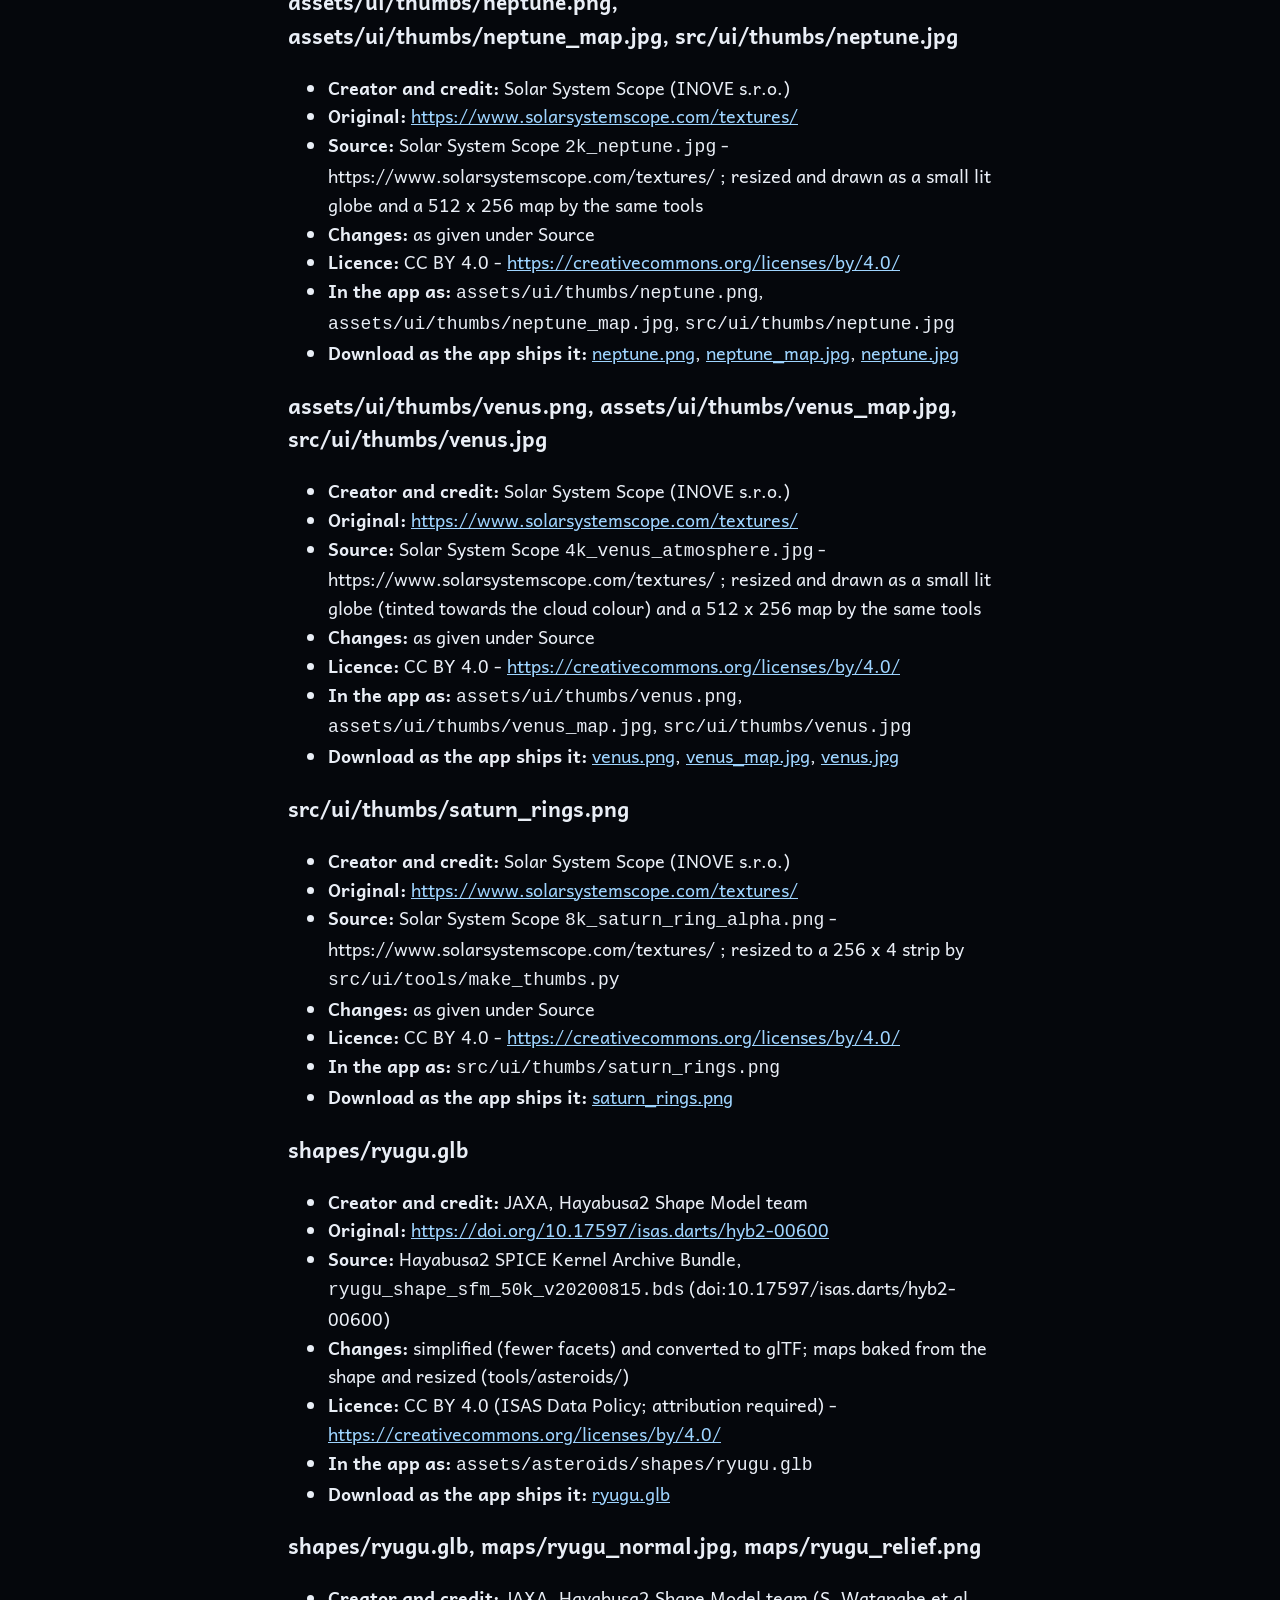
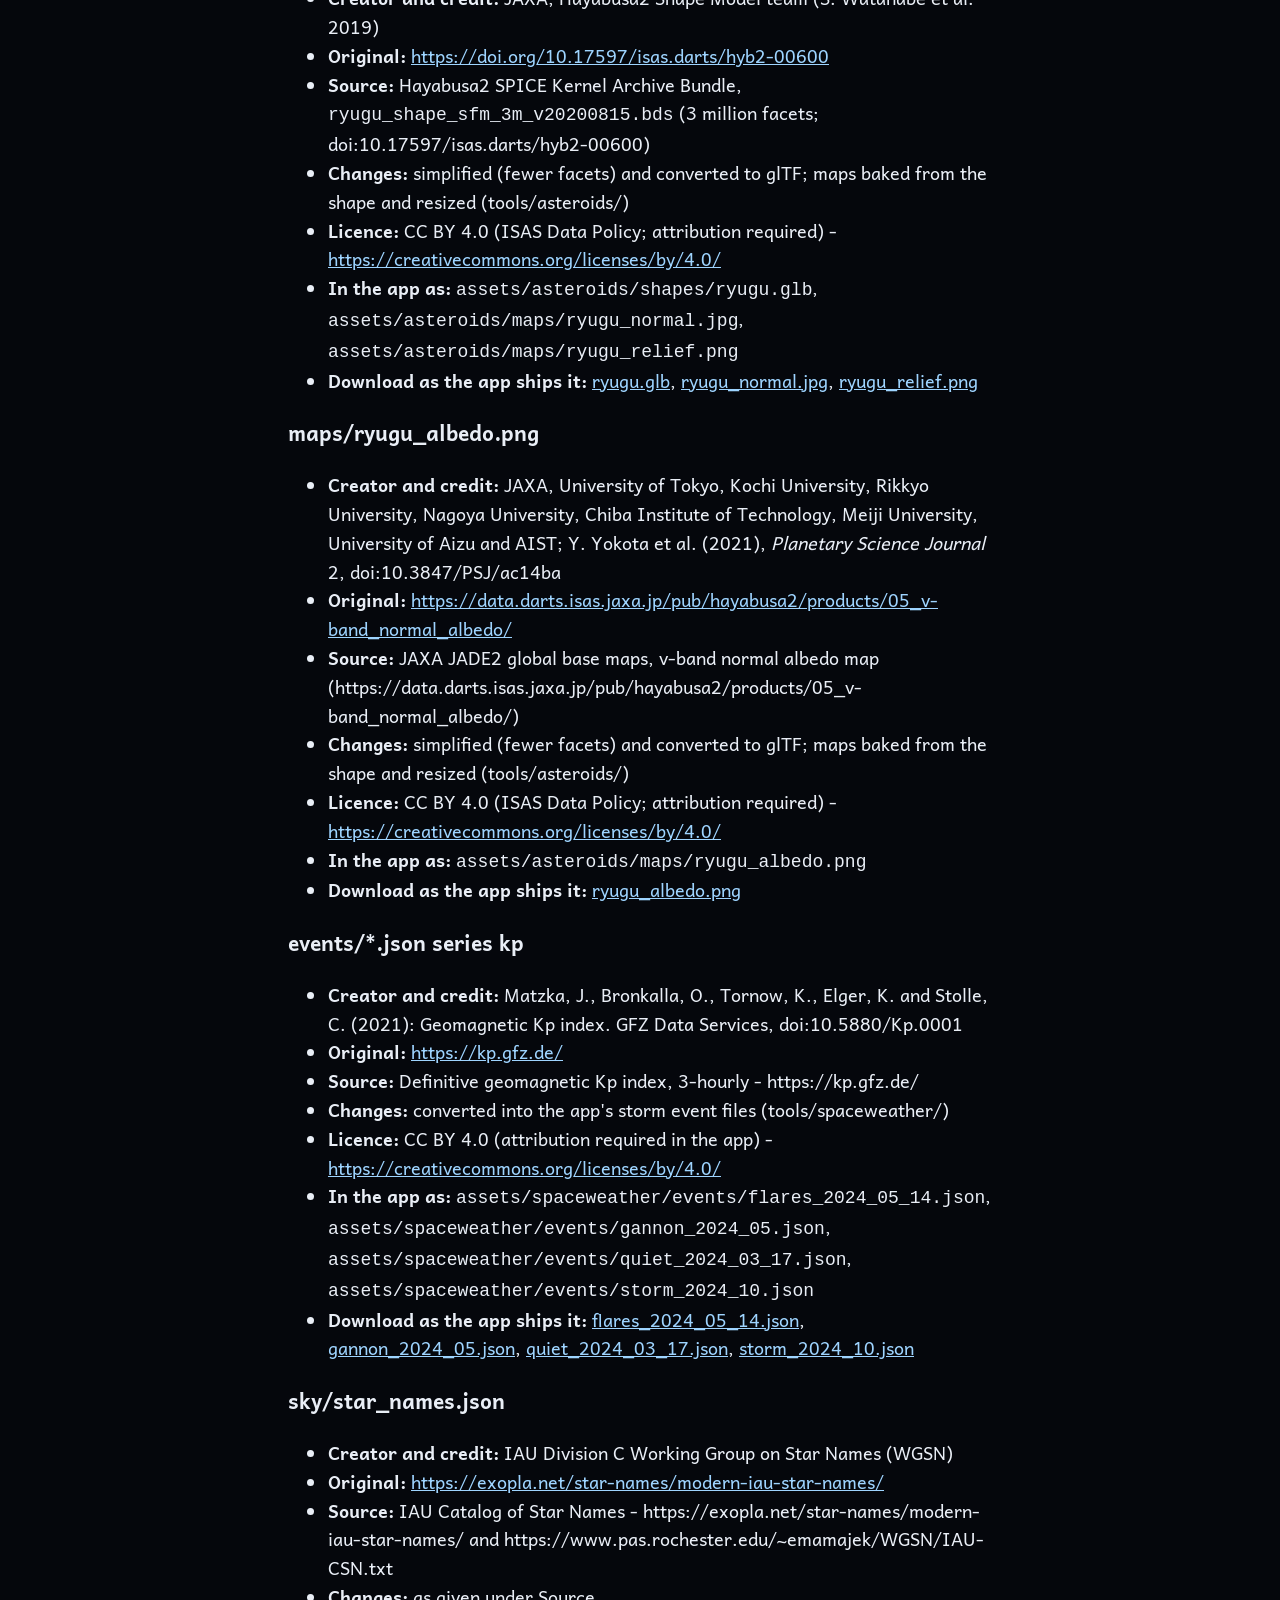
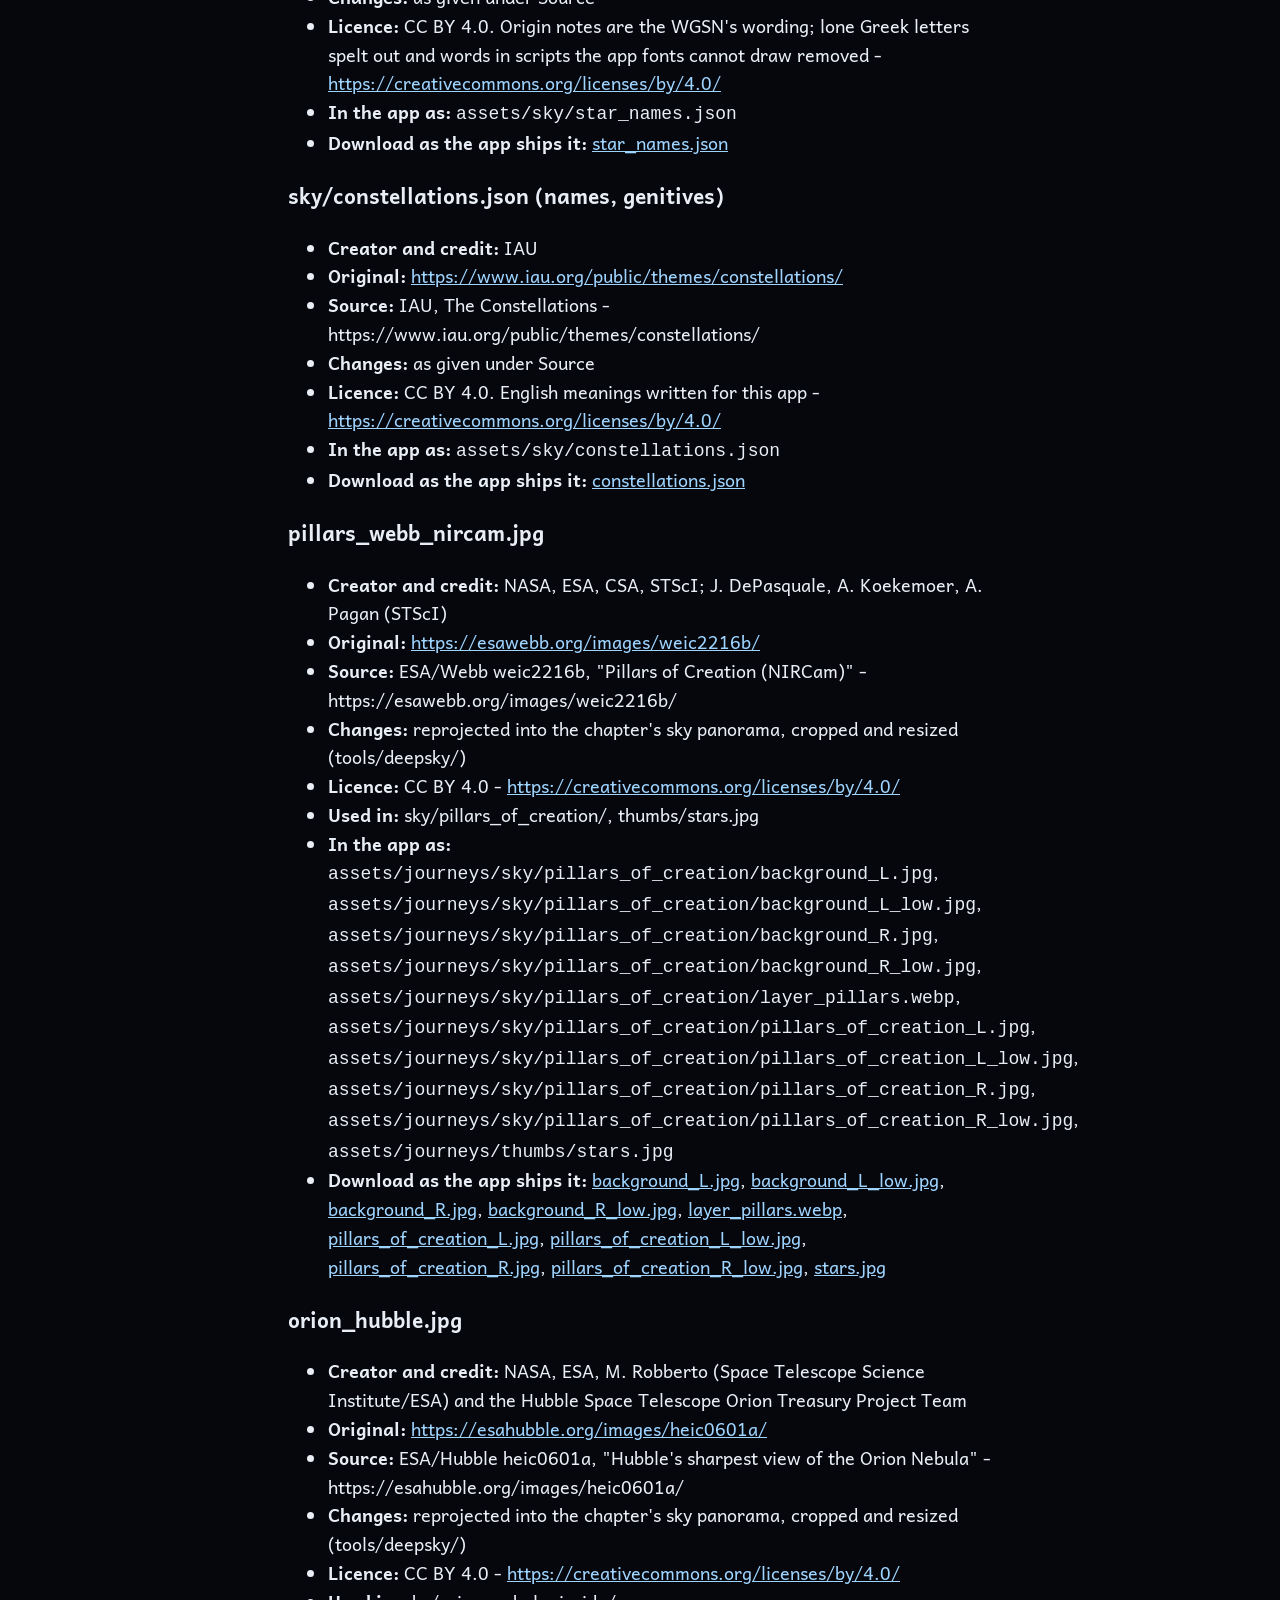
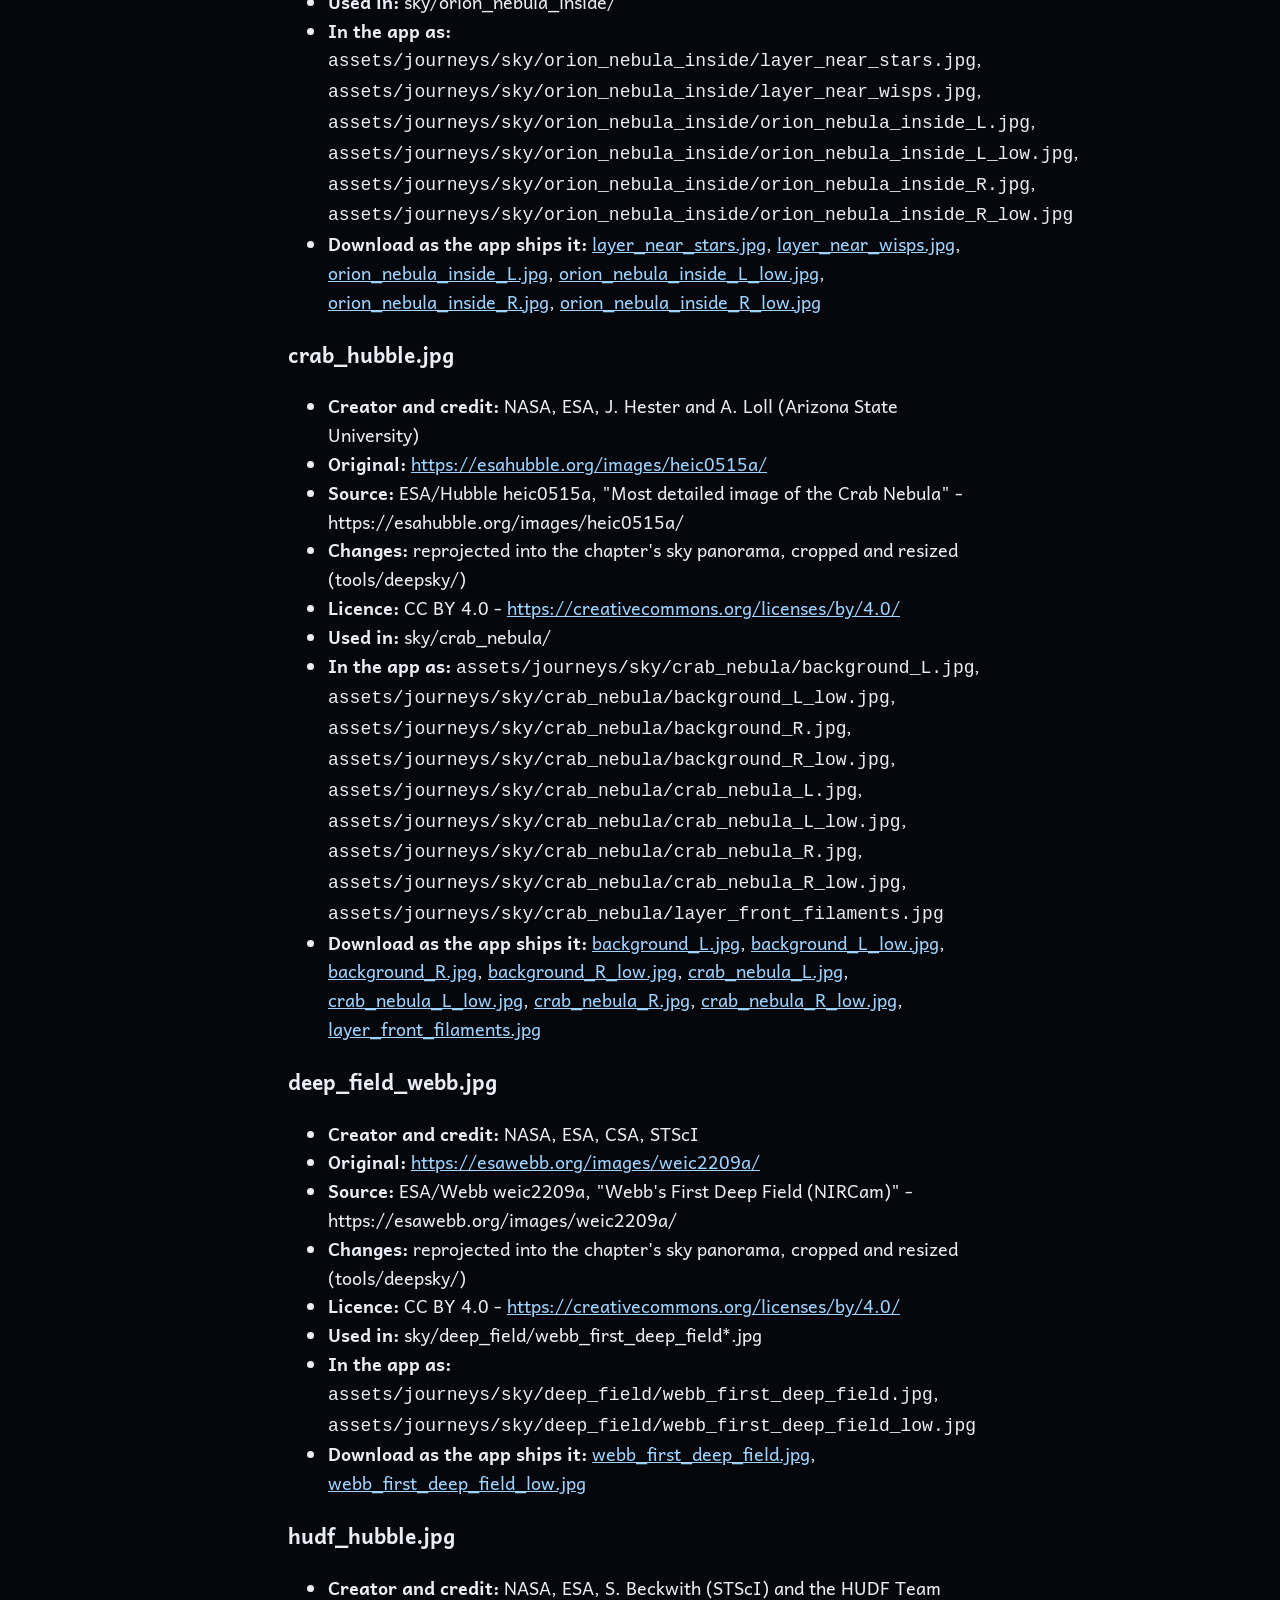
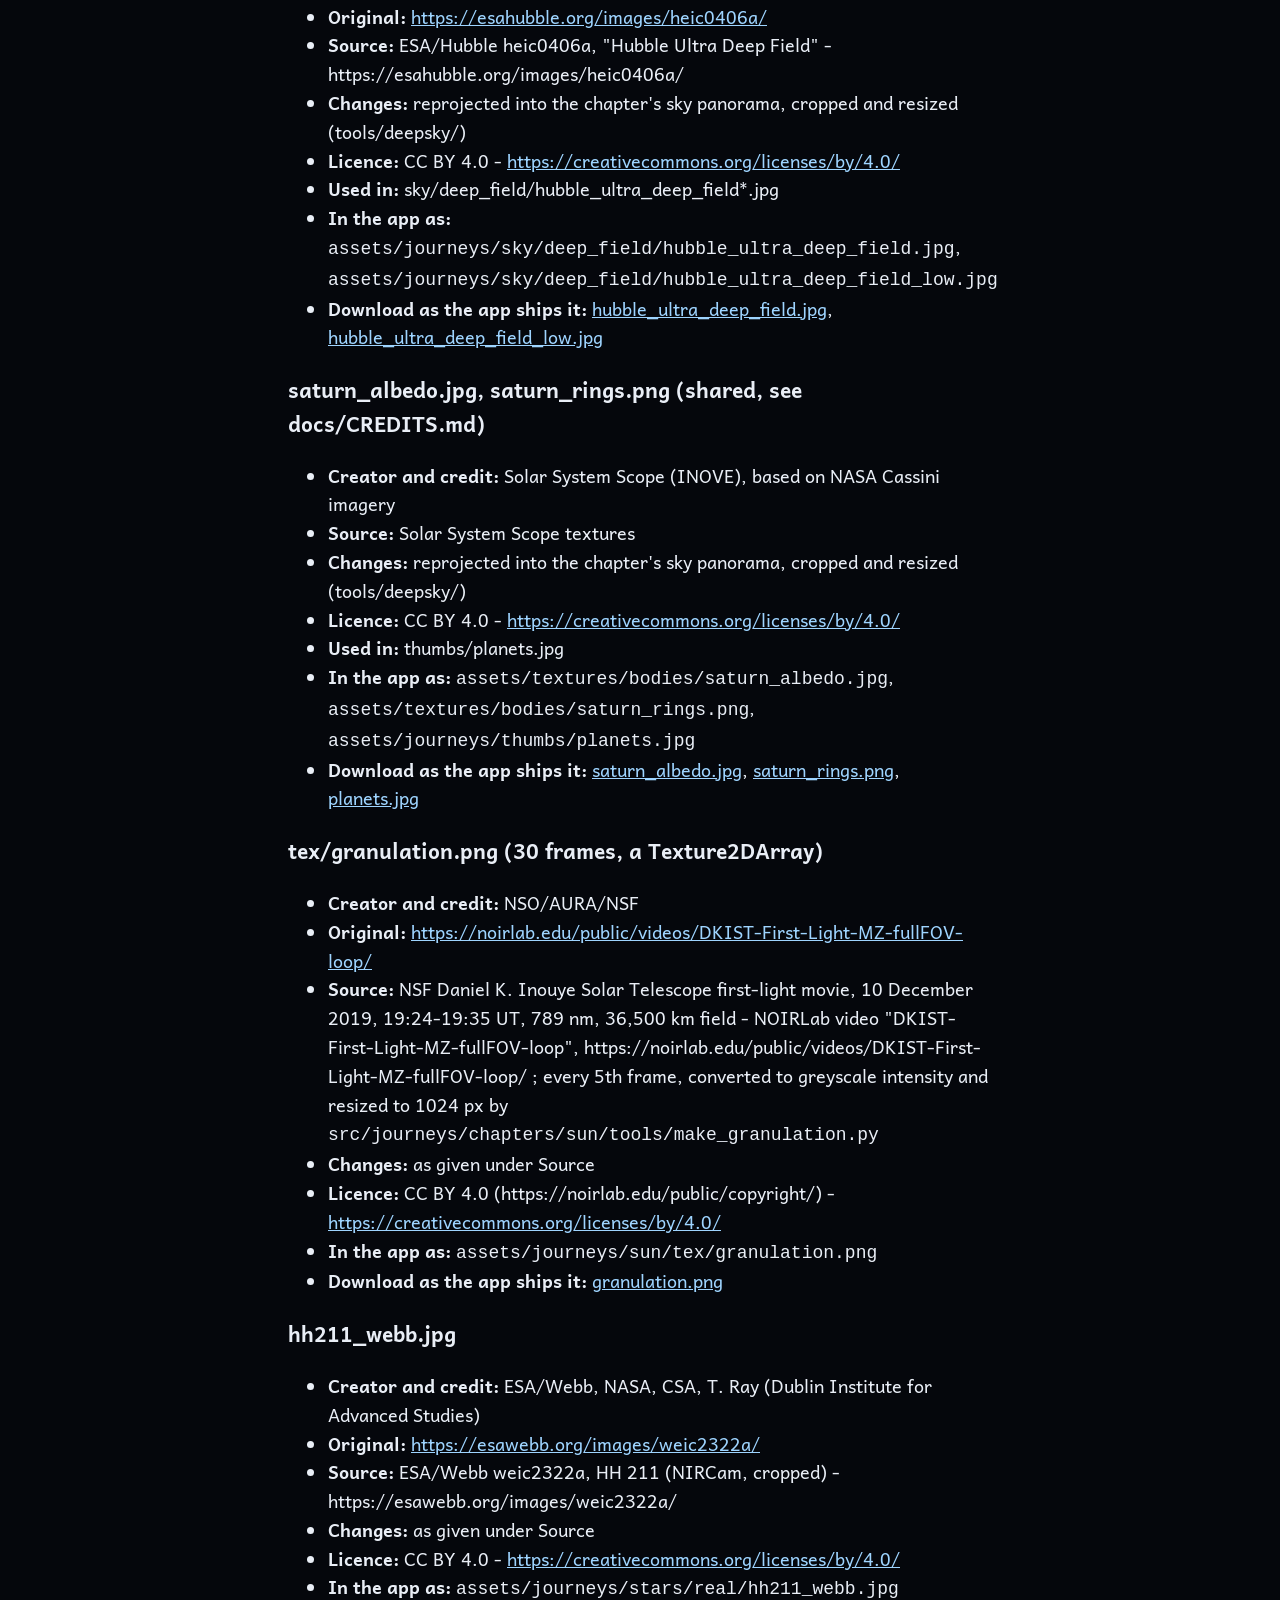
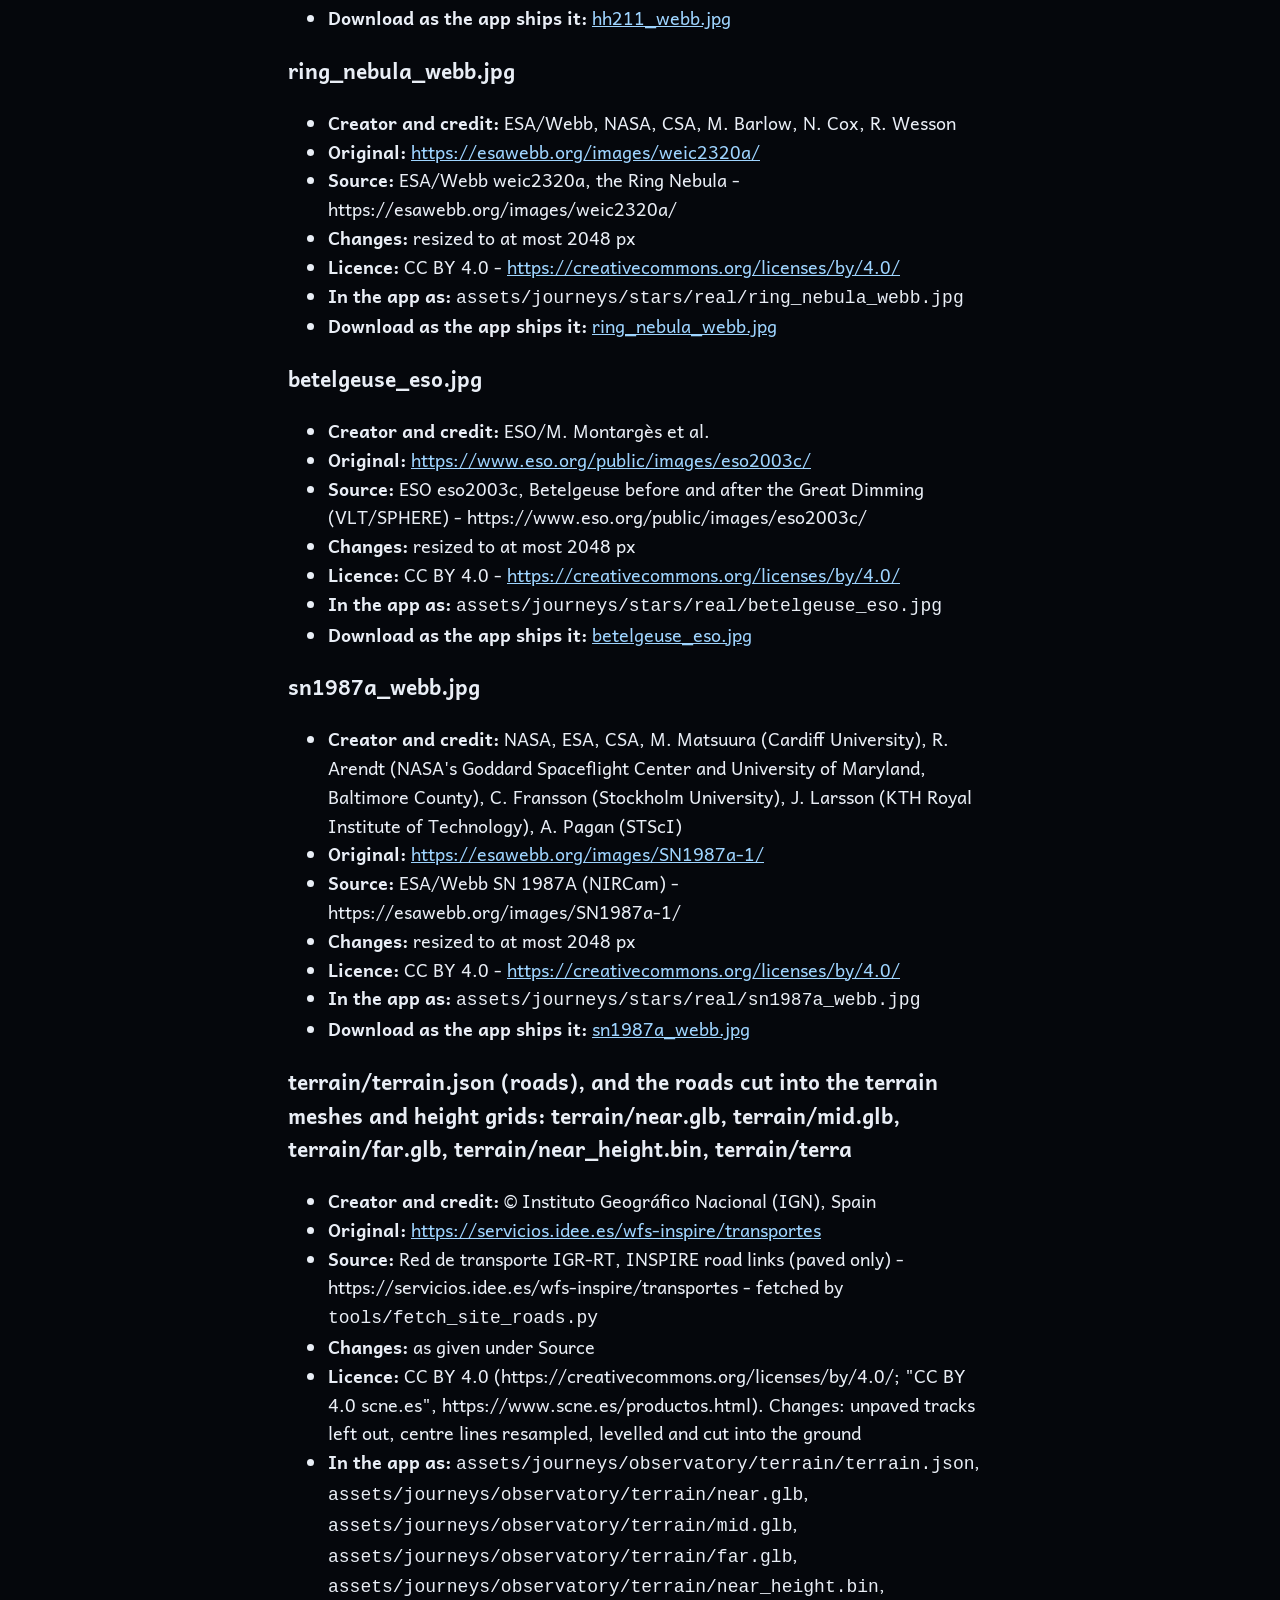
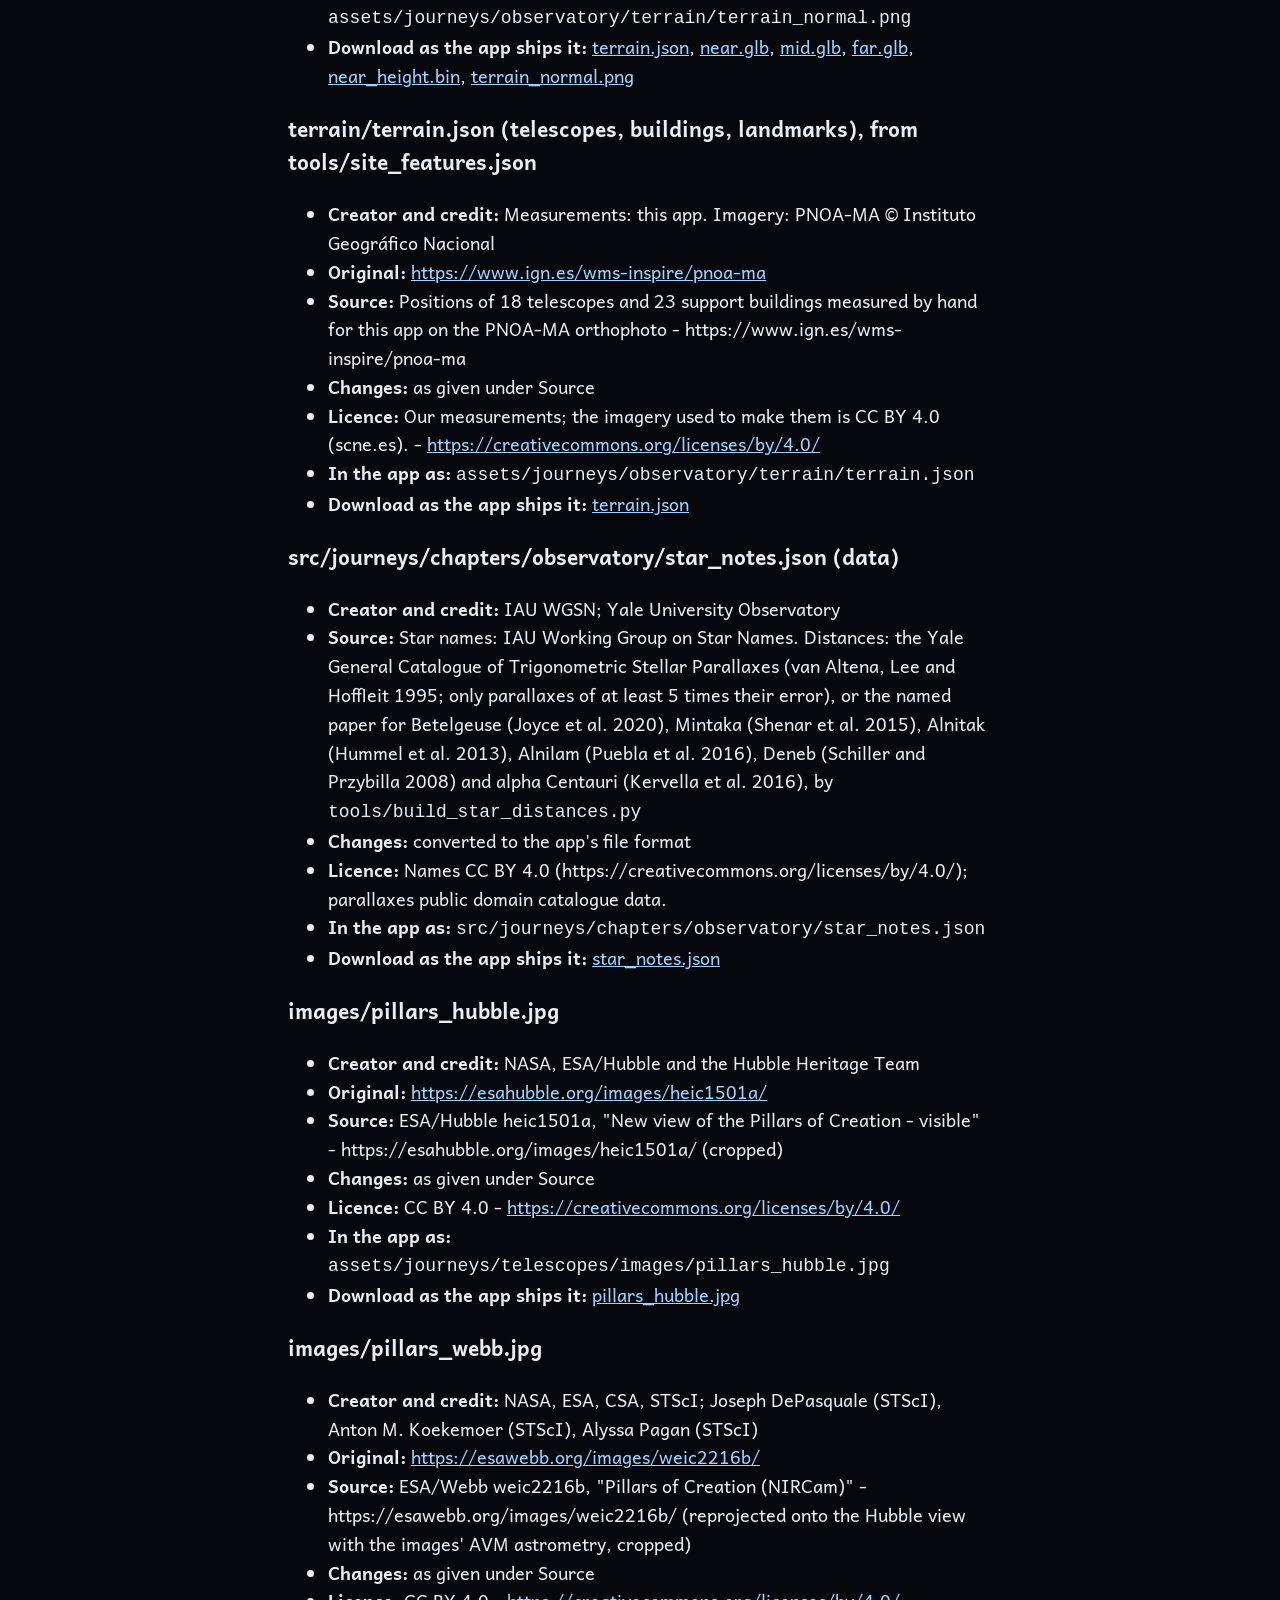
<file: open-licences.html>
<!doctype html>
<html lang="en-GB">
<head>
<meta charset="utf-8">
<meta name="viewport" content="width=device-width, initial-scale=1">
<title>Open licences | SpaceWise: The Real Solar System</title>
<meta name="description" content="SpaceWise: The Real Solar System, for Meta Quest. The real solar system at its true size and in true time. For ages 10 and up. No ads, no chat, no accounts and no in-app purchases.">
<link rel="stylesheet" href="style.css">
<link rel="canonical" href="https://dhl84.github.io/spacewise/open-licences.html">
</head>
<body>
<header><nav><a href="index.html">Home</a> <a href="support.html">Help</a> <a href="teachers.html">Teachers</a> <a href="museums.html">Museums</a> <a href="press.html">Press</a> <a href="privacy.html">Privacy</a> <a href="terms.html">Terms</a> <a href="open-licences.html" aria-current="page">Licences</a></nav></header>
<main>
<h1>Open licences</h1>
<p>SpaceWise uses pictures, maps and data that their makers share under open licences. This page lists every one of them that is under a Creative Commons Attribution (CC BY), Open Government Licence (OGL) or Open Data Commons Attribution (ODC-By) licence, with a link to the original and a note of what we changed.</p>
<p><strong>These third-party files keep their own licences. The store terms and our terms do not limit your rights under those licences.</strong> You may copy, share and adapt them under the terms of their licences, which are linked below. You do not need the app to get them: follow the link to the original, or download the file as the app uses it from this website when it is offered here.</p>
<p>The app's own code, text, sounds and art are not covered by this page.</p>
<h2>Files under CC BY, OGL and ODC-By</h2>
<h3>venus_albedo.jpg</h3>
<ul>
<li><strong>Creator and credit:</strong> Solar System Scope (INOVE s.r.o.)</li>
<li><strong>Original:</strong> <a href="https://www.solarsystemscope.com/textures/">https://www.solarsystemscope.com/textures/</a></li>
<li><strong>Source:</strong> Solar System Scope <code>4k_venus_atmosphere.jpg</code> - https://www.solarsystemscope.com/textures/</li>
<li><strong>Changes:</strong> resized and converted to the app's texture format (tools/pipeline/)</li>
<li><strong>Licence:</strong> CC BY 4.0 - <a href="https://creativecommons.org/licenses/by/4.0/">https://creativecommons.org/licenses/by/4.0/</a></li>
<li><strong>In the app as:</strong> <code>assets/textures/bodies/venus_albedo.jpg</code></li>
<li><strong>Download as the app ships it:</strong> <a href="open/assets/textures/bodies/venus_albedo.jpg">venus_albedo.jpg</a></li>
</ul>
<h3>saturn_albedo.jpg</h3>
<ul>
<li><strong>Creator and credit:</strong> Solar System Scope (INOVE s.r.o.), based on NASA Cassini imagery</li>
<li><strong>Original:</strong> <a href="https://www.solarsystemscope.com/textures/">https://www.solarsystemscope.com/textures/</a></li>
<li><strong>Source:</strong> Solar System Scope <code>8k_saturn.jpg</code> - https://www.solarsystemscope.com/textures/</li>
<li><strong>Changes:</strong> resized and converted to the app's texture format (tools/pipeline/)</li>
<li><strong>Licence:</strong> CC BY 4.0 - <a href="https://creativecommons.org/licenses/by/4.0/">https://creativecommons.org/licenses/by/4.0/</a></li>
<li><strong>In the app as:</strong> <code>assets/textures/bodies/saturn_albedo.jpg</code></li>
<li><strong>Download as the app ships it:</strong> <a href="open/assets/textures/bodies/saturn_albedo.jpg">saturn_albedo.jpg</a></li>
</ul>
<h3>saturn_rings.png</h3>
<ul>
<li><strong>Creator and credit:</strong> Solar System Scope (INOVE s.r.o.)</li>
<li><strong>Original:</strong> <a href="https://www.solarsystemscope.com/textures/">https://www.solarsystemscope.com/textures/</a></li>
<li><strong>Source:</strong> Solar System Scope <code>8k_saturn_ring_alpha.png</code> - https://www.solarsystemscope.com/textures/</li>
<li><strong>Changes:</strong> resized and converted to the app's texture format (tools/pipeline/)</li>
<li><strong>Licence:</strong> CC BY 4.0 - <a href="https://creativecommons.org/licenses/by/4.0/">https://creativecommons.org/licenses/by/4.0/</a></li>
<li><strong>In the app as:</strong> <code>assets/textures/bodies/saturn_rings.png</code></li>
<li><strong>Download as the app ships it:</strong> <a href="open/assets/textures/bodies/saturn_rings.png">saturn_rings.png</a></li>
</ul>
<h3>saturn_rings_profile.png</h3>
<ul>
<li><strong>Creator and credit:</strong> NASA/JPL Cassini Radio Science Team (opacity, public domain); Solar System Scope (INOVE s.r.o.) (colour)</li>
<li><strong>Original:</strong> <a href="https://pds-rings.seti.org/holdings/volumes/CORSS_8xxx/CORSS_8001/">https://pds-rings.seti.org/holdings/volumes/CORSS_8xxx/CORSS_8001/</a></li>
<li><strong>Source:</strong> Opacity: Cassini Radio Science occultation of 3 May 2005 (Rev 7 egress, 1 km resolution), NASA PDS Ring-Moon Systems Node CORSS_8001 <code>RSS_2005_123_X43_E_TAU_01KM.TAB</code> - https://pds-rings.seti.org/holdings/volumes/CORSS_8xxx/CORSS_8001/ ; colour resampled from <code>saturn_rings.png</code>; made by <code>tools/planetviews/build_ring_profile.py</code></li>
<li><strong>Changes:</strong> as given under Source</li>
<li><strong>Licence:</strong> CC BY 4.0 (colour); opacity public domain - <a href="https://creativecommons.org/licenses/by/4.0/">https://creativecommons.org/licenses/by/4.0/</a></li>
<li><strong>In the app as:</strong> <code>assets/textures/bodies/saturn_rings_profile.png</code></li>
<li><strong>Download as the app ships it:</strong> <a href="open/assets/textures/bodies/saturn_rings_profile.png">saturn_rings_profile.png</a></li>
</ul>
<h3>uranus_albedo.jpg</h3>
<ul>
<li><strong>Creator and credit:</strong> Solar System Scope (INOVE s.r.o.)</li>
<li><strong>Original:</strong> <a href="https://www.solarsystemscope.com/textures/">https://www.solarsystemscope.com/textures/</a></li>
<li><strong>Source:</strong> Solar System Scope <code>2k_uranus.jpg</code> - https://www.solarsystemscope.com/textures/</li>
<li><strong>Changes:</strong> resized and converted to the app's texture format (tools/pipeline/)</li>
<li><strong>Licence:</strong> CC BY 4.0 - <a href="https://creativecommons.org/licenses/by/4.0/">https://creativecommons.org/licenses/by/4.0/</a></li>
<li><strong>In the app as:</strong> <code>assets/textures/bodies/uranus_albedo.jpg</code></li>
<li><strong>Download as the app ships it:</strong> <a href="open/assets/textures/bodies/uranus_albedo.jpg">uranus_albedo.jpg</a></li>
</ul>
<h3>neptune_albedo.jpg</h3>
<ul>
<li><strong>Creator and credit:</strong> Solar System Scope (INOVE s.r.o.)</li>
<li><strong>Original:</strong> <a href="https://www.solarsystemscope.com/textures/">https://www.solarsystemscope.com/textures/</a></li>
<li><strong>Source:</strong> Solar System Scope <code>2k_neptune.jpg</code> - https://www.solarsystemscope.com/textures/</li>
<li><strong>Changes:</strong> resized and converted to the app's texture format (tools/pipeline/)</li>
<li><strong>Licence:</strong> CC BY 4.0 - <a href="https://creativecommons.org/licenses/by/4.0/">https://creativecommons.org/licenses/by/4.0/</a></li>
<li><strong>In the app as:</strong> <code>assets/textures/bodies/neptune_albedo.jpg</code></li>
<li><strong>Download as the app ships it:</strong> <a href="open/assets/textures/bodies/neptune_albedo.jpg">neptune_albedo.jpg</a></li>
</ul>
<h3>sun_granulation.png (2048x2048, 10 km per pixel)</h3>
<ul>
<li><strong>Creator and credit:</strong> NSO/NSF/AURA</li>
<li><strong>Original:</strong> <a href="https://noirlab.edu/public/images/NSO-DKIST-firstlight-full/">https://noirlab.edu/public/images/NSO-DKIST-firstlight-full/</a></li>
<li><strong>Source:</strong> NSF Daniel K. Inouye Solar Telescope first-light image, 10 December 2019, 789 nm, 36,500 km field - NOIRLab image <code>NSO-DKIST-firstlight-full</code>, https://noirlab.edu/public/images/NSO-DKIST-firstlight-full/ ; converted to relative intensity, flat-fielded, lightly sharpened and cropped by <code>src/space/tools/make_sun_tiles.py</code> (settings in <code>sun_tiles.json</code>)</li>
<li><strong>Changes:</strong> as given under Source</li>
<li><strong>Licence:</strong> CC BY 4.0 (https://noirlab.edu/public/copyright/) - <a href="https://creativecommons.org/licenses/by/4.0/">https://creativecommons.org/licenses/by/4.0/</a></li>
<li><strong>In the app as:</strong> <code>assets/textures/bodies/sun_granulation.png</code></li>
<li><strong>Download as the app ships it:</strong> <a href="open/assets/textures/bodies/sun_granulation.png">sun_granulation.png</a></li>
</ul>
<h3>sun_penumbra.png (2048x256 polar map)</h3>
<ul>
<li><strong>Creator and credit:</strong> NSO/AURA/NSF</li>
<li><strong>Original:</strong> <a href="https://noirlab.edu/public/images/NSO-DKIST-first-sunspot/">https://noirlab.edu/public/images/NSO-DKIST-first-sunspot/</a></li>
<li><strong>Source:</strong> NSF Daniel K. Inouye Solar Telescope, first sunspot image, 28 January 2020, 530 nm - NOIRLab image <code>NSO-DKIST-first-sunspot</code>, https://noirlab.edu/public/images/NSO-DKIST-first-sunspot/ ; the penumbra unwrapped round the umbra and scaled between its inner and outer edges by <code>src/space/tools/make_sun_tiles.py</code></li>
<li><strong>Changes:</strong> as given under Source</li>
<li><strong>Licence:</strong> CC BY 4.0 (https://noirlab.edu/public/copyright/) - <a href="https://creativecommons.org/licenses/by/4.0/">https://creativecommons.org/licenses/by/4.0/</a></li>
<li><strong>In the app as:</strong> <code>assets/textures/bodies/sun_penumbra.png</code></li>
<li><strong>Download as the app ships it:</strong> <a href="open/assets/textures/bodies/sun_penumbra.png">sun_penumbra.png</a></li>
</ul>
<h3>stars/stars.json (names)</h3>
<ul>
<li><strong>Creator and credit:</strong> IAU Division C Working Group on Star Names (WGSN)</li>
<li><strong>Original:</strong> <a href="https://www.pas.rochester.edu/~emamajek/WGSN/IAU-CSN.txt">https://www.pas.rochester.edu/~emamajek/WGSN/IAU-CSN.txt</a></li>
<li><strong>Source:</strong> IAU Catalog of Star Names - https://www.pas.rochester.edu/~emamajek/WGSN/IAU-CSN.txt and https://www.iau.org/public/themes/naming_stars/</li>
<li><strong>Changes:</strong> names matched to the catalogue stars</li>
<li><strong>Licence:</strong> CC BY 4.0 - <a href="https://creativecommons.org/licenses/by/4.0/">https://creativecommons.org/licenses/by/4.0/</a></li>
<li><strong>In the app as:</strong> <code>assets/stars/stars.json</code></li>
<li><strong>Download as the app ships it:</strong> <a href="open/assets/stars/stars.json">stars.json</a></li>
</ul>
<h3>assets/ui/thumbs/saturn.png, assets/ui/thumbs/saturn_map.jpg, src/ui/thumbs/saturn.jpg</h3>
<ul>
<li><strong>Creator and credit:</strong> Solar System Scope (INOVE s.r.o.), based on NASA Cassini imagery</li>
<li><strong>Original:</strong> <a href="https://www.solarsystemscope.com/textures/">https://www.solarsystemscope.com/textures/</a></li>
<li><strong>Source:</strong> Solar System Scope <code>8k_saturn.jpg</code> and <code>8k_saturn_ring_alpha.png</code> - https://www.solarsystemscope.com/textures/ ; resized and drawn as a small lit globe with its rings, and as a 512 x 256 map, by <code>tools/pipeline/make_thumbs.py</code> and <code>src/ui/tools/make_thumbs.py</code></li>
<li><strong>Changes:</strong> as given under Source</li>
<li><strong>Licence:</strong> CC BY 4.0 - <a href="https://creativecommons.org/licenses/by/4.0/">https://creativecommons.org/licenses/by/4.0/</a></li>
<li><strong>In the app as:</strong> <code>assets/ui/thumbs/saturn.png</code>, <code>assets/ui/thumbs/saturn_map.jpg</code>, <code>src/ui/thumbs/saturn.jpg</code></li>
<li><strong>Download as the app ships it:</strong> <a href="open/assets/ui/thumbs/saturn.png">saturn.png</a>, <a href="open/assets/ui/thumbs/saturn_map.jpg">saturn_map.jpg</a>, <a href="open/src/ui/thumbs/saturn.jpg">saturn.jpg</a></li>
</ul>
<h3>assets/ui/thumbs/uranus.png, assets/ui/thumbs/uranus_map.jpg, src/ui/thumbs/uranus.jpg</h3>
<ul>
<li><strong>Creator and credit:</strong> Solar System Scope (INOVE s.r.o.)</li>
<li><strong>Original:</strong> <a href="https://www.solarsystemscope.com/textures/">https://www.solarsystemscope.com/textures/</a></li>
<li><strong>Source:</strong> Solar System Scope <code>2k_uranus.jpg</code> - https://www.solarsystemscope.com/textures/ ; resized and drawn as a small lit globe and a 512 x 256 map by the same tools</li>
<li><strong>Changes:</strong> as given under Source</li>
<li><strong>Licence:</strong> CC BY 4.0 - <a href="https://creativecommons.org/licenses/by/4.0/">https://creativecommons.org/licenses/by/4.0/</a></li>
<li><strong>In the app as:</strong> <code>assets/ui/thumbs/uranus.png</code>, <code>assets/ui/thumbs/uranus_map.jpg</code>, <code>src/ui/thumbs/uranus.jpg</code></li>
<li><strong>Download as the app ships it:</strong> <a href="open/assets/ui/thumbs/uranus.png">uranus.png</a>, <a href="open/assets/ui/thumbs/uranus_map.jpg">uranus_map.jpg</a>, <a href="open/src/ui/thumbs/uranus.jpg">uranus.jpg</a></li>
</ul>
<h3>assets/ui/thumbs/neptune.png, assets/ui/thumbs/neptune_map.jpg, src/ui/thumbs/neptune.jpg</h3>
<ul>
<li><strong>Creator and credit:</strong> Solar System Scope (INOVE s.r.o.)</li>
<li><strong>Original:</strong> <a href="https://www.solarsystemscope.com/textures/">https://www.solarsystemscope.com/textures/</a></li>
<li><strong>Source:</strong> Solar System Scope <code>2k_neptune.jpg</code> - https://www.solarsystemscope.com/textures/ ; resized and drawn as a small lit globe and a 512 x 256 map by the same tools</li>
<li><strong>Changes:</strong> as given under Source</li>
<li><strong>Licence:</strong> CC BY 4.0 - <a href="https://creativecommons.org/licenses/by/4.0/">https://creativecommons.org/licenses/by/4.0/</a></li>
<li><strong>In the app as:</strong> <code>assets/ui/thumbs/neptune.png</code>, <code>assets/ui/thumbs/neptune_map.jpg</code>, <code>src/ui/thumbs/neptune.jpg</code></li>
<li><strong>Download as the app ships it:</strong> <a href="open/assets/ui/thumbs/neptune.png">neptune.png</a>, <a href="open/assets/ui/thumbs/neptune_map.jpg">neptune_map.jpg</a>, <a href="open/src/ui/thumbs/neptune.jpg">neptune.jpg</a></li>
</ul>
<h3>assets/ui/thumbs/venus.png, assets/ui/thumbs/venus_map.jpg, src/ui/thumbs/venus.jpg</h3>
<ul>
<li><strong>Creator and credit:</strong> Solar System Scope (INOVE s.r.o.)</li>
<li><strong>Original:</strong> <a href="https://www.solarsystemscope.com/textures/">https://www.solarsystemscope.com/textures/</a></li>
<li><strong>Source:</strong> Solar System Scope <code>4k_venus_atmosphere.jpg</code> - https://www.solarsystemscope.com/textures/ ; resized and drawn as a small lit globe (tinted towards the cloud colour) and a 512 x 256 map by the same tools</li>
<li><strong>Changes:</strong> as given under Source</li>
<li><strong>Licence:</strong> CC BY 4.0 - <a href="https://creativecommons.org/licenses/by/4.0/">https://creativecommons.org/licenses/by/4.0/</a></li>
<li><strong>In the app as:</strong> <code>assets/ui/thumbs/venus.png</code>, <code>assets/ui/thumbs/venus_map.jpg</code>, <code>src/ui/thumbs/venus.jpg</code></li>
<li><strong>Download as the app ships it:</strong> <a href="open/assets/ui/thumbs/venus.png">venus.png</a>, <a href="open/assets/ui/thumbs/venus_map.jpg">venus_map.jpg</a>, <a href="open/src/ui/thumbs/venus.jpg">venus.jpg</a></li>
</ul>
<h3>src/ui/thumbs/saturn_rings.png</h3>
<ul>
<li><strong>Creator and credit:</strong> Solar System Scope (INOVE s.r.o.)</li>
<li><strong>Original:</strong> <a href="https://www.solarsystemscope.com/textures/">https://www.solarsystemscope.com/textures/</a></li>
<li><strong>Source:</strong> Solar System Scope <code>8k_saturn_ring_alpha.png</code> - https://www.solarsystemscope.com/textures/ ; resized to a 256 x 4 strip by <code>src/ui/tools/make_thumbs.py</code></li>
<li><strong>Changes:</strong> as given under Source</li>
<li><strong>Licence:</strong> CC BY 4.0 - <a href="https://creativecommons.org/licenses/by/4.0/">https://creativecommons.org/licenses/by/4.0/</a></li>
<li><strong>In the app as:</strong> <code>src/ui/thumbs/saturn_rings.png</code></li>
<li><strong>Download as the app ships it:</strong> <a href="open/src/ui/thumbs/saturn_rings.png">saturn_rings.png</a></li>
</ul>
<h3>shapes/ryugu.glb</h3>
<ul>
<li><strong>Creator and credit:</strong> JAXA, Hayabusa2 Shape Model team</li>
<li><strong>Original:</strong> <a href="https://doi.org/10.17597/isas.darts/hyb2-00600">https://doi.org/10.17597/isas.darts/hyb2-00600</a></li>
<li><strong>Source:</strong> Hayabusa2 SPICE Kernel Archive Bundle, <code>ryugu_shape_sfm_50k_v20200815.bds</code> (doi:10.17597/isas.darts/hyb2-00600)</li>
<li><strong>Changes:</strong> simplified (fewer facets) and converted to glTF; maps baked from the shape and resized (tools/asteroids/)</li>
<li><strong>Licence:</strong> CC BY 4.0 (ISAS Data Policy; attribution required) - <a href="https://creativecommons.org/licenses/by/4.0/">https://creativecommons.org/licenses/by/4.0/</a></li>
<li><strong>In the app as:</strong> <code>assets/asteroids/shapes/ryugu.glb</code></li>
<li><strong>Download as the app ships it:</strong> <a href="open/assets/asteroids/shapes/ryugu.glb">ryugu.glb</a></li>
</ul>
<h3>shapes/ryugu.glb, maps/ryugu_normal.jpg, maps/ryugu_relief.png</h3>
<ul>
<li><strong>Creator and credit:</strong> JAXA, Hayabusa2 Shape Model team (S. Watanabe et al. 2019)</li>
<li><strong>Original:</strong> <a href="https://doi.org/10.17597/isas.darts/hyb2-00600">https://doi.org/10.17597/isas.darts/hyb2-00600</a></li>
<li><strong>Source:</strong> Hayabusa2 SPICE Kernel Archive Bundle, <code>ryugu_shape_sfm_3m_v20200815.bds</code> (3 million facets; doi:10.17597/isas.darts/hyb2-00600)</li>
<li><strong>Changes:</strong> simplified (fewer facets) and converted to glTF; maps baked from the shape and resized (tools/asteroids/)</li>
<li><strong>Licence:</strong> CC BY 4.0 (ISAS Data Policy; attribution required) - <a href="https://creativecommons.org/licenses/by/4.0/">https://creativecommons.org/licenses/by/4.0/</a></li>
<li><strong>In the app as:</strong> <code>assets/asteroids/shapes/ryugu.glb</code>, <code>assets/asteroids/maps/ryugu_normal.jpg</code>, <code>assets/asteroids/maps/ryugu_relief.png</code></li>
<li><strong>Download as the app ships it:</strong> <a href="open/assets/asteroids/shapes/ryugu.glb">ryugu.glb</a>, <a href="open/assets/asteroids/maps/ryugu_normal.jpg">ryugu_normal.jpg</a>, <a href="open/assets/asteroids/maps/ryugu_relief.png">ryugu_relief.png</a></li>
</ul>
<h3>maps/ryugu_albedo.png</h3>
<ul>
<li><strong>Creator and credit:</strong> JAXA, University of Tokyo, Kochi University, Rikkyo University, Nagoya University, Chiba Institute of Technology, Meiji University, University of Aizu and AIST; Y. Yokota et al. (2021), <em>Planetary Science Journal</em> 2, doi:10.3847/PSJ/ac14ba</li>
<li><strong>Original:</strong> <a href="https://data.darts.isas.jaxa.jp/pub/hayabusa2/products/05_v-band_normal_albedo/">https://data.darts.isas.jaxa.jp/pub/hayabusa2/products/05_v-band_normal_albedo/</a></li>
<li><strong>Source:</strong> JAXA JADE2 global base maps, v-band normal albedo map (https://data.darts.isas.jaxa.jp/pub/hayabusa2/products/05_v-band_normal_albedo/)</li>
<li><strong>Changes:</strong> simplified (fewer facets) and converted to glTF; maps baked from the shape and resized (tools/asteroids/)</li>
<li><strong>Licence:</strong> CC BY 4.0 (ISAS Data Policy; attribution required) - <a href="https://creativecommons.org/licenses/by/4.0/">https://creativecommons.org/licenses/by/4.0/</a></li>
<li><strong>In the app as:</strong> <code>assets/asteroids/maps/ryugu_albedo.png</code></li>
<li><strong>Download as the app ships it:</strong> <a href="open/assets/asteroids/maps/ryugu_albedo.png">ryugu_albedo.png</a></li>
</ul>
<h3>events/*.json series kp</h3>
<ul>
<li><strong>Creator and credit:</strong> Matzka, J., Bronkalla, O., Tornow, K., Elger, K. and Stolle, C. (2021): Geomagnetic Kp index. GFZ Data Services, doi:10.5880/Kp.0001</li>
<li><strong>Original:</strong> <a href="https://kp.gfz.de/">https://kp.gfz.de/</a></li>
<li><strong>Source:</strong> Definitive geomagnetic Kp index, 3-hourly - https://kp.gfz.de/</li>
<li><strong>Changes:</strong> converted into the app's storm event files (tools/spaceweather/)</li>
<li><strong>Licence:</strong> CC BY 4.0 (attribution required in the app) - <a href="https://creativecommons.org/licenses/by/4.0/">https://creativecommons.org/licenses/by/4.0/</a></li>
<li><strong>In the app as:</strong> <code>assets/spaceweather/events/flares_2024_05_14.json</code>, <code>assets/spaceweather/events/gannon_2024_05.json</code>, <code>assets/spaceweather/events/quiet_2024_03_17.json</code>, <code>assets/spaceweather/events/storm_2024_10.json</code></li>
<li><strong>Download as the app ships it:</strong> <a href="open/assets/spaceweather/events/flares_2024_05_14.json">flares_2024_05_14.json</a>, <a href="open/assets/spaceweather/events/gannon_2024_05.json">gannon_2024_05.json</a>, <a href="open/assets/spaceweather/events/quiet_2024_03_17.json">quiet_2024_03_17.json</a>, <a href="open/assets/spaceweather/events/storm_2024_10.json">storm_2024_10.json</a></li>
</ul>
<h3>sky/star_names.json</h3>
<ul>
<li><strong>Creator and credit:</strong> IAU Division C Working Group on Star Names (WGSN)</li>
<li><strong>Original:</strong> <a href="https://exopla.net/star-names/modern-iau-star-names/">https://exopla.net/star-names/modern-iau-star-names/</a></li>
<li><strong>Source:</strong> IAU Catalog of Star Names - https://exopla.net/star-names/modern-iau-star-names/ and https://www.pas.rochester.edu/~emamajek/WGSN/IAU-CSN.txt</li>
<li><strong>Changes:</strong> as given under Source</li>
<li><strong>Licence:</strong> CC BY 4.0. Origin notes are the WGSN's wording; lone Greek letters spelt out and words in scripts the app fonts cannot draw removed - <a href="https://creativecommons.org/licenses/by/4.0/">https://creativecommons.org/licenses/by/4.0/</a></li>
<li><strong>In the app as:</strong> <code>assets/sky/star_names.json</code></li>
<li><strong>Download as the app ships it:</strong> <a href="open/assets/sky/star_names.json">star_names.json</a></li>
</ul>
<h3>sky/constellations.json (names, genitives)</h3>
<ul>
<li><strong>Creator and credit:</strong> IAU</li>
<li><strong>Original:</strong> <a href="https://www.iau.org/public/themes/constellations/">https://www.iau.org/public/themes/constellations/</a></li>
<li><strong>Source:</strong> IAU, The Constellations - https://www.iau.org/public/themes/constellations/</li>
<li><strong>Changes:</strong> as given under Source</li>
<li><strong>Licence:</strong> CC BY 4.0. English meanings written for this app - <a href="https://creativecommons.org/licenses/by/4.0/">https://creativecommons.org/licenses/by/4.0/</a></li>
<li><strong>In the app as:</strong> <code>assets/sky/constellations.json</code></li>
<li><strong>Download as the app ships it:</strong> <a href="open/assets/sky/constellations.json">constellations.json</a></li>
</ul>
<h3>pillars_webb_nircam.jpg</h3>
<ul>
<li><strong>Creator and credit:</strong> NASA, ESA, CSA, STScI; J. DePasquale, A. Koekemoer, A. Pagan (STScI)</li>
<li><strong>Original:</strong> <a href="https://esawebb.org/images/weic2216b/">https://esawebb.org/images/weic2216b/</a></li>
<li><strong>Source:</strong> ESA/Webb weic2216b, "Pillars of Creation (NIRCam)" - https://esawebb.org/images/weic2216b/</li>
<li><strong>Changes:</strong> reprojected into the chapter's sky panorama, cropped and resized (tools/deepsky/)</li>
<li><strong>Licence:</strong> CC BY 4.0 - <a href="https://creativecommons.org/licenses/by/4.0/">https://creativecommons.org/licenses/by/4.0/</a></li>
<li><strong>Used in:</strong> sky/pillars_of_creation/, thumbs/stars.jpg</li>
<li><strong>In the app as:</strong> <code>assets/journeys/sky/pillars_of_creation/background_L.jpg</code>, <code>assets/journeys/sky/pillars_of_creation/background_L_low.jpg</code>, <code>assets/journeys/sky/pillars_of_creation/background_R.jpg</code>, <code>assets/journeys/sky/pillars_of_creation/background_R_low.jpg</code>, <code>assets/journeys/sky/pillars_of_creation/layer_pillars.webp</code>, <code>assets/journeys/sky/pillars_of_creation/pillars_of_creation_L.jpg</code>, <code>assets/journeys/sky/pillars_of_creation/pillars_of_creation_L_low.jpg</code>, <code>assets/journeys/sky/pillars_of_creation/pillars_of_creation_R.jpg</code>, <code>assets/journeys/sky/pillars_of_creation/pillars_of_creation_R_low.jpg</code>, <code>assets/journeys/thumbs/stars.jpg</code></li>
<li><strong>Download as the app ships it:</strong> <a href="open/assets/journeys/sky/pillars_of_creation/background_L.jpg">background_L.jpg</a>, <a href="open/assets/journeys/sky/pillars_of_creation/background_L_low.jpg">background_L_low.jpg</a>, <a href="open/assets/journeys/sky/pillars_of_creation/background_R.jpg">background_R.jpg</a>, <a href="open/assets/journeys/sky/pillars_of_creation/background_R_low.jpg">background_R_low.jpg</a>, <a href="open/assets/journeys/sky/pillars_of_creation/layer_pillars.webp">layer_pillars.webp</a>, <a href="open/assets/journeys/sky/pillars_of_creation/pillars_of_creation_L.jpg">pillars_of_creation_L.jpg</a>, <a href="open/assets/journeys/sky/pillars_of_creation/pillars_of_creation_L_low.jpg">pillars_of_creation_L_low.jpg</a>, <a href="open/assets/journeys/sky/pillars_of_creation/pillars_of_creation_R.jpg">pillars_of_creation_R.jpg</a>, <a href="open/assets/journeys/sky/pillars_of_creation/pillars_of_creation_R_low.jpg">pillars_of_creation_R_low.jpg</a>, <a href="open/assets/journeys/thumbs/stars.jpg">stars.jpg</a></li>
</ul>
<h3>orion_hubble.jpg</h3>
<ul>
<li><strong>Creator and credit:</strong> NASA, ESA, M. Robberto (Space Telescope Science Institute/ESA) and the Hubble Space Telescope Orion Treasury Project Team</li>
<li><strong>Original:</strong> <a href="https://esahubble.org/images/heic0601a/">https://esahubble.org/images/heic0601a/</a></li>
<li><strong>Source:</strong> ESA/Hubble heic0601a, "Hubble's sharpest view of the Orion Nebula" - https://esahubble.org/images/heic0601a/</li>
<li><strong>Changes:</strong> reprojected into the chapter's sky panorama, cropped and resized (tools/deepsky/)</li>
<li><strong>Licence:</strong> CC BY 4.0 - <a href="https://creativecommons.org/licenses/by/4.0/">https://creativecommons.org/licenses/by/4.0/</a></li>
<li><strong>Used in:</strong> sky/orion_nebula_inside/</li>
<li><strong>In the app as:</strong> <code>assets/journeys/sky/orion_nebula_inside/layer_near_stars.jpg</code>, <code>assets/journeys/sky/orion_nebula_inside/layer_near_wisps.jpg</code>, <code>assets/journeys/sky/orion_nebula_inside/orion_nebula_inside_L.jpg</code>, <code>assets/journeys/sky/orion_nebula_inside/orion_nebula_inside_L_low.jpg</code>, <code>assets/journeys/sky/orion_nebula_inside/orion_nebula_inside_R.jpg</code>, <code>assets/journeys/sky/orion_nebula_inside/orion_nebula_inside_R_low.jpg</code></li>
<li><strong>Download as the app ships it:</strong> <a href="open/assets/journeys/sky/orion_nebula_inside/layer_near_stars.jpg">layer_near_stars.jpg</a>, <a href="open/assets/journeys/sky/orion_nebula_inside/layer_near_wisps.jpg">layer_near_wisps.jpg</a>, <a href="open/assets/journeys/sky/orion_nebula_inside/orion_nebula_inside_L.jpg">orion_nebula_inside_L.jpg</a>, <a href="open/assets/journeys/sky/orion_nebula_inside/orion_nebula_inside_L_low.jpg">orion_nebula_inside_L_low.jpg</a>, <a href="open/assets/journeys/sky/orion_nebula_inside/orion_nebula_inside_R.jpg">orion_nebula_inside_R.jpg</a>, <a href="open/assets/journeys/sky/orion_nebula_inside/orion_nebula_inside_R_low.jpg">orion_nebula_inside_R_low.jpg</a></li>
</ul>
<h3>crab_hubble.jpg</h3>
<ul>
<li><strong>Creator and credit:</strong> NASA, ESA, J. Hester and A. Loll (Arizona State University)</li>
<li><strong>Original:</strong> <a href="https://esahubble.org/images/heic0515a/">https://esahubble.org/images/heic0515a/</a></li>
<li><strong>Source:</strong> ESA/Hubble heic0515a, "Most detailed image of the Crab Nebula" - https://esahubble.org/images/heic0515a/</li>
<li><strong>Changes:</strong> reprojected into the chapter's sky panorama, cropped and resized (tools/deepsky/)</li>
<li><strong>Licence:</strong> CC BY 4.0 - <a href="https://creativecommons.org/licenses/by/4.0/">https://creativecommons.org/licenses/by/4.0/</a></li>
<li><strong>Used in:</strong> sky/crab_nebula/</li>
<li><strong>In the app as:</strong> <code>assets/journeys/sky/crab_nebula/background_L.jpg</code>, <code>assets/journeys/sky/crab_nebula/background_L_low.jpg</code>, <code>assets/journeys/sky/crab_nebula/background_R.jpg</code>, <code>assets/journeys/sky/crab_nebula/background_R_low.jpg</code>, <code>assets/journeys/sky/crab_nebula/crab_nebula_L.jpg</code>, <code>assets/journeys/sky/crab_nebula/crab_nebula_L_low.jpg</code>, <code>assets/journeys/sky/crab_nebula/crab_nebula_R.jpg</code>, <code>assets/journeys/sky/crab_nebula/crab_nebula_R_low.jpg</code>, <code>assets/journeys/sky/crab_nebula/layer_front_filaments.jpg</code></li>
<li><strong>Download as the app ships it:</strong> <a href="open/assets/journeys/sky/crab_nebula/background_L.jpg">background_L.jpg</a>, <a href="open/assets/journeys/sky/crab_nebula/background_L_low.jpg">background_L_low.jpg</a>, <a href="open/assets/journeys/sky/crab_nebula/background_R.jpg">background_R.jpg</a>, <a href="open/assets/journeys/sky/crab_nebula/background_R_low.jpg">background_R_low.jpg</a>, <a href="open/assets/journeys/sky/crab_nebula/crab_nebula_L.jpg">crab_nebula_L.jpg</a>, <a href="open/assets/journeys/sky/crab_nebula/crab_nebula_L_low.jpg">crab_nebula_L_low.jpg</a>, <a href="open/assets/journeys/sky/crab_nebula/crab_nebula_R.jpg">crab_nebula_R.jpg</a>, <a href="open/assets/journeys/sky/crab_nebula/crab_nebula_R_low.jpg">crab_nebula_R_low.jpg</a>, <a href="open/assets/journeys/sky/crab_nebula/layer_front_filaments.jpg">layer_front_filaments.jpg</a></li>
</ul>
<h3>deep_field_webb.jpg</h3>
<ul>
<li><strong>Creator and credit:</strong> NASA, ESA, CSA, STScI</li>
<li><strong>Original:</strong> <a href="https://esawebb.org/images/weic2209a/">https://esawebb.org/images/weic2209a/</a></li>
<li><strong>Source:</strong> ESA/Webb weic2209a, "Webb's First Deep Field (NIRCam)" - https://esawebb.org/images/weic2209a/</li>
<li><strong>Changes:</strong> reprojected into the chapter's sky panorama, cropped and resized (tools/deepsky/)</li>
<li><strong>Licence:</strong> CC BY 4.0 - <a href="https://creativecommons.org/licenses/by/4.0/">https://creativecommons.org/licenses/by/4.0/</a></li>
<li><strong>Used in:</strong> sky/deep_field/webb_first_deep_field*.jpg</li>
<li><strong>In the app as:</strong> <code>assets/journeys/sky/deep_field/webb_first_deep_field.jpg</code>, <code>assets/journeys/sky/deep_field/webb_first_deep_field_low.jpg</code></li>
<li><strong>Download as the app ships it:</strong> <a href="open/assets/journeys/sky/deep_field/webb_first_deep_field.jpg">webb_first_deep_field.jpg</a>, <a href="open/assets/journeys/sky/deep_field/webb_first_deep_field_low.jpg">webb_first_deep_field_low.jpg</a></li>
</ul>
<h3>hudf_hubble.jpg</h3>
<ul>
<li><strong>Creator and credit:</strong> NASA, ESA, S. Beckwith (STScI) and the HUDF Team</li>
<li><strong>Original:</strong> <a href="https://esahubble.org/images/heic0406a/">https://esahubble.org/images/heic0406a/</a></li>
<li><strong>Source:</strong> ESA/Hubble heic0406a, "Hubble Ultra Deep Field" - https://esahubble.org/images/heic0406a/</li>
<li><strong>Changes:</strong> reprojected into the chapter's sky panorama, cropped and resized (tools/deepsky/)</li>
<li><strong>Licence:</strong> CC BY 4.0 - <a href="https://creativecommons.org/licenses/by/4.0/">https://creativecommons.org/licenses/by/4.0/</a></li>
<li><strong>Used in:</strong> sky/deep_field/hubble_ultra_deep_field*.jpg</li>
<li><strong>In the app as:</strong> <code>assets/journeys/sky/deep_field/hubble_ultra_deep_field.jpg</code>, <code>assets/journeys/sky/deep_field/hubble_ultra_deep_field_low.jpg</code></li>
<li><strong>Download as the app ships it:</strong> <a href="open/assets/journeys/sky/deep_field/hubble_ultra_deep_field.jpg">hubble_ultra_deep_field.jpg</a>, <a href="open/assets/journeys/sky/deep_field/hubble_ultra_deep_field_low.jpg">hubble_ultra_deep_field_low.jpg</a></li>
</ul>
<h3>saturn_albedo.jpg, saturn_rings.png (shared, see docs/CREDITS.md)</h3>
<ul>
<li><strong>Creator and credit:</strong> Solar System Scope (INOVE), based on NASA Cassini imagery</li>
<li><strong>Source:</strong> Solar System Scope textures</li>
<li><strong>Changes:</strong> reprojected into the chapter's sky panorama, cropped and resized (tools/deepsky/)</li>
<li><strong>Licence:</strong> CC BY 4.0 - <a href="https://creativecommons.org/licenses/by/4.0/">https://creativecommons.org/licenses/by/4.0/</a></li>
<li><strong>Used in:</strong> thumbs/planets.jpg</li>
<li><strong>In the app as:</strong> <code>assets/textures/bodies/saturn_albedo.jpg</code>, <code>assets/textures/bodies/saturn_rings.png</code>, <code>assets/journeys/thumbs/planets.jpg</code></li>
<li><strong>Download as the app ships it:</strong> <a href="open/assets/textures/bodies/saturn_albedo.jpg">saturn_albedo.jpg</a>, <a href="open/assets/textures/bodies/saturn_rings.png">saturn_rings.png</a>, <a href="open/assets/journeys/thumbs/planets.jpg">planets.jpg</a></li>
</ul>
<h3>tex/granulation.png (30 frames, a Texture2DArray)</h3>
<ul>
<li><strong>Creator and credit:</strong> NSO/AURA/NSF</li>
<li><strong>Original:</strong> <a href="https://noirlab.edu/public/videos/DKIST-First-Light-MZ-fullFOV-loop/">https://noirlab.edu/public/videos/DKIST-First-Light-MZ-fullFOV-loop/</a></li>
<li><strong>Source:</strong> NSF Daniel K. Inouye Solar Telescope first-light movie, 10 December 2019, 19:24-19:35 UT, 789 nm, 36,500 km field - NOIRLab video "DKIST-First-Light-MZ-fullFOV-loop", https://noirlab.edu/public/videos/DKIST-First-Light-MZ-fullFOV-loop/ ; every 5th frame, converted to greyscale intensity and resized to 1024 px by <code>src/journeys/chapters/sun/tools/make_granulation.py</code></li>
<li><strong>Changes:</strong> as given under Source</li>
<li><strong>Licence:</strong> CC BY 4.0 (https://noirlab.edu/public/copyright/) - <a href="https://creativecommons.org/licenses/by/4.0/">https://creativecommons.org/licenses/by/4.0/</a></li>
<li><strong>In the app as:</strong> <code>assets/journeys/sun/tex/granulation.png</code></li>
<li><strong>Download as the app ships it:</strong> <a href="open/assets/journeys/sun/tex/granulation.png">granulation.png</a></li>
</ul>
<h3>hh211_webb.jpg</h3>
<ul>
<li><strong>Creator and credit:</strong> ESA/Webb, NASA, CSA, T. Ray (Dublin Institute for Advanced Studies)</li>
<li><strong>Original:</strong> <a href="https://esawebb.org/images/weic2322a/">https://esawebb.org/images/weic2322a/</a></li>
<li><strong>Source:</strong> ESA/Webb weic2322a, HH 211 (NIRCam, cropped) - https://esawebb.org/images/weic2322a/</li>
<li><strong>Changes:</strong> as given under Source</li>
<li><strong>Licence:</strong> CC BY 4.0 - <a href="https://creativecommons.org/licenses/by/4.0/">https://creativecommons.org/licenses/by/4.0/</a></li>
<li><strong>In the app as:</strong> <code>assets/journeys/stars/real/hh211_webb.jpg</code></li>
<li><strong>Download as the app ships it:</strong> <a href="open/assets/journeys/stars/real/hh211_webb.jpg">hh211_webb.jpg</a></li>
</ul>
<h3>ring_nebula_webb.jpg</h3>
<ul>
<li><strong>Creator and credit:</strong> ESA/Webb, NASA, CSA, M. Barlow, N. Cox, R. Wesson</li>
<li><strong>Original:</strong> <a href="https://esawebb.org/images/weic2320a/">https://esawebb.org/images/weic2320a/</a></li>
<li><strong>Source:</strong> ESA/Webb weic2320a, the Ring Nebula - https://esawebb.org/images/weic2320a/</li>
<li><strong>Changes:</strong> resized to at most 2048 px</li>
<li><strong>Licence:</strong> CC BY 4.0 - <a href="https://creativecommons.org/licenses/by/4.0/">https://creativecommons.org/licenses/by/4.0/</a></li>
<li><strong>In the app as:</strong> <code>assets/journeys/stars/real/ring_nebula_webb.jpg</code></li>
<li><strong>Download as the app ships it:</strong> <a href="open/assets/journeys/stars/real/ring_nebula_webb.jpg">ring_nebula_webb.jpg</a></li>
</ul>
<h3>betelgeuse_eso.jpg</h3>
<ul>
<li><strong>Creator and credit:</strong> ESO/M. Montargès et al.</li>
<li><strong>Original:</strong> <a href="https://www.eso.org/public/images/eso2003c/">https://www.eso.org/public/images/eso2003c/</a></li>
<li><strong>Source:</strong> ESO eso2003c, Betelgeuse before and after the Great Dimming (VLT/SPHERE) - https://www.eso.org/public/images/eso2003c/</li>
<li><strong>Changes:</strong> resized to at most 2048 px</li>
<li><strong>Licence:</strong> CC BY 4.0 - <a href="https://creativecommons.org/licenses/by/4.0/">https://creativecommons.org/licenses/by/4.0/</a></li>
<li><strong>In the app as:</strong> <code>assets/journeys/stars/real/betelgeuse_eso.jpg</code></li>
<li><strong>Download as the app ships it:</strong> <a href="open/assets/journeys/stars/real/betelgeuse_eso.jpg">betelgeuse_eso.jpg</a></li>
</ul>
<h3>sn1987a_webb.jpg</h3>
<ul>
<li><strong>Creator and credit:</strong> NASA, ESA, CSA, M. Matsuura (Cardiff University), R. Arendt (NASA's Goddard Spaceflight Center and University of Maryland, Baltimore County), C. Fransson (Stockholm University), J. Larsson (KTH Royal Institute of Technology), A. Pagan (STScI)</li>
<li><strong>Original:</strong> <a href="https://esawebb.org/images/SN1987a-1/">https://esawebb.org/images/SN1987a-1/</a></li>
<li><strong>Source:</strong> ESA/Webb SN 1987A (NIRCam) - https://esawebb.org/images/SN1987a-1/</li>
<li><strong>Changes:</strong> resized to at most 2048 px</li>
<li><strong>Licence:</strong> CC BY 4.0 - <a href="https://creativecommons.org/licenses/by/4.0/">https://creativecommons.org/licenses/by/4.0/</a></li>
<li><strong>In the app as:</strong> <code>assets/journeys/stars/real/sn1987a_webb.jpg</code></li>
<li><strong>Download as the app ships it:</strong> <a href="open/assets/journeys/stars/real/sn1987a_webb.jpg">sn1987a_webb.jpg</a></li>
</ul>
<h3>terrain/terrain.json (roads), and the roads cut into the terrain meshes and height grids: terrain/near.glb, terrain/mid.glb, terrain/far.glb, terrain/near_height.bin, terrain/terra</h3>
<ul>
<li><strong>Creator and credit:</strong> © Instituto Geográfico Nacional (IGN), Spain</li>
<li><strong>Original:</strong> <a href="https://servicios.idee.es/wfs-inspire/transportes">https://servicios.idee.es/wfs-inspire/transportes</a></li>
<li><strong>Source:</strong> Red de transporte IGR-RT, INSPIRE road links (paved only) - https://servicios.idee.es/wfs-inspire/transportes - fetched by <code>tools/fetch_site_roads.py</code></li>
<li><strong>Changes:</strong> as given under Source</li>
<li><strong>Licence:</strong> CC BY 4.0 (https://creativecommons.org/licenses/by/4.0/; "CC BY 4.0 scne.es", https://www.scne.es/productos.html). Changes: unpaved tracks left out, centre lines resampled, levelled and cut into the ground</li>
<li><strong>In the app as:</strong> <code>assets/journeys/observatory/terrain/terrain.json</code>, <code>assets/journeys/observatory/terrain/near.glb</code>, <code>assets/journeys/observatory/terrain/mid.glb</code>, <code>assets/journeys/observatory/terrain/far.glb</code>, <code>assets/journeys/observatory/terrain/near_height.bin</code>, <code>assets/journeys/observatory/terrain/terrain_normal.png</code></li>
<li><strong>Download as the app ships it:</strong> <a href="open/assets/journeys/observatory/terrain/terrain.json">terrain.json</a>, <a href="open/assets/journeys/observatory/terrain/near.glb">near.glb</a>, <a href="open/assets/journeys/observatory/terrain/mid.glb">mid.glb</a>, <a href="open/assets/journeys/observatory/terrain/far.glb">far.glb</a>, <a href="open/assets/journeys/observatory/terrain/near_height.bin">near_height.bin</a>, <a href="open/assets/journeys/observatory/terrain/terrain_normal.png">terrain_normal.png</a></li>
</ul>
<h3>terrain/terrain.json (telescopes, buildings, landmarks), from tools/site_features.json</h3>
<ul>
<li><strong>Creator and credit:</strong> Measurements: this app. Imagery: PNOA-MA © Instituto Geográfico Nacional</li>
<li><strong>Original:</strong> <a href="https://www.ign.es/wms-inspire/pnoa-ma">https://www.ign.es/wms-inspire/pnoa-ma</a></li>
<li><strong>Source:</strong> Positions of 18 telescopes and 23 support buildings measured by hand for this app on the PNOA-MA orthophoto - https://www.ign.es/wms-inspire/pnoa-ma</li>
<li><strong>Changes:</strong> as given under Source</li>
<li><strong>Licence:</strong> Our measurements; the imagery used to make them is CC BY 4.0 (scne.es). - <a href="https://creativecommons.org/licenses/by/4.0/">https://creativecommons.org/licenses/by/4.0/</a></li>
<li><strong>In the app as:</strong> <code>assets/journeys/observatory/terrain/terrain.json</code></li>
<li><strong>Download as the app ships it:</strong> <a href="open/assets/journeys/observatory/terrain/terrain.json">terrain.json</a></li>
</ul>
<h3>src/journeys/chapters/observatory/star_notes.json (data)</h3>
<ul>
<li><strong>Creator and credit:</strong> IAU WGSN; Yale University Observatory</li>
<li><strong>Source:</strong> Star names: IAU Working Group on Star Names. Distances: the Yale General Catalogue of Trigonometric Stellar Parallaxes (van Altena, Lee and Hoffleit 1995; only parallaxes of at least 5 times their error), or the named paper for Betelgeuse (Joyce et al. 2020), Mintaka (Shenar et al. 2015), Alnitak (Hummel et al. 2013), Alnilam (Puebla et al. 2016), Deneb (Schiller and Przybilla 2008) and alpha Centauri (Kervella et al. 2016), by <code>tools/build_star_distances.py</code></li>
<li><strong>Changes:</strong> converted to the app's file format</li>
<li><strong>Licence:</strong> Names CC BY 4.0 (https://creativecommons.org/licenses/by/4.0/); parallaxes public domain catalogue data.</li>
<li><strong>In the app as:</strong> <code>src/journeys/chapters/observatory/star_notes.json</code></li>
<li><strong>Download as the app ships it:</strong> <a href="open/src/journeys/chapters/observatory/star_notes.json">star_notes.json</a></li>
</ul>
<h3>images/pillars_hubble.jpg</h3>
<ul>
<li><strong>Creator and credit:</strong> NASA, ESA/Hubble and the Hubble Heritage Team</li>
<li><strong>Original:</strong> <a href="https://esahubble.org/images/heic1501a/">https://esahubble.org/images/heic1501a/</a></li>
<li><strong>Source:</strong> ESA/Hubble heic1501a, "New view of the Pillars of Creation - visible" - https://esahubble.org/images/heic1501a/ (cropped)</li>
<li><strong>Changes:</strong> as given under Source</li>
<li><strong>Licence:</strong> CC BY 4.0 - <a href="https://creativecommons.org/licenses/by/4.0/">https://creativecommons.org/licenses/by/4.0/</a></li>
<li><strong>In the app as:</strong> <code>assets/journeys/telescopes/images/pillars_hubble.jpg</code></li>
<li><strong>Download as the app ships it:</strong> <a href="open/assets/journeys/telescopes/images/pillars_hubble.jpg">pillars_hubble.jpg</a></li>
</ul>
<h3>images/pillars_webb.jpg</h3>
<ul>
<li><strong>Creator and credit:</strong> NASA, ESA, CSA, STScI; Joseph DePasquale (STScI), Anton M. Koekemoer (STScI), Alyssa Pagan (STScI)</li>
<li><strong>Original:</strong> <a href="https://esawebb.org/images/weic2216b/">https://esawebb.org/images/weic2216b/</a></li>
<li><strong>Source:</strong> ESA/Webb weic2216b, "Pillars of Creation (NIRCam)" - https://esawebb.org/images/weic2216b/ (reprojected onto the Hubble view with the images' AVM astrometry, cropped)</li>
<li><strong>Changes:</strong> as given under Source</li>
<li><strong>Licence:</strong> CC BY 4.0 - <a href="https://creativecommons.org/licenses/by/4.0/">https://creativecommons.org/licenses/by/4.0/</a></li>
<li><strong>In the app as:</strong> <code>assets/journeys/telescopes/images/pillars_webb.jpg</code></li>
<li><strong>Download as the app ships it:</strong> <a href="open/assets/journeys/telescopes/images/pillars_webb.jpg">pillars_webb.jpg</a></li>
</ul>
<h3>images/cosmic_cliffs.jpg</h3>
<ul>
<li><strong>Creator and credit:</strong> NASA, ESA, CSA, and STScI</li>
<li><strong>Original:</strong> <a href="https://esawebb.org/images/weic2205a/">https://esawebb.org/images/weic2205a/</a></li>
<li><strong>Source:</strong> ESA/Webb weic2205a, "NIRCam Image of the Cosmic Cliffs in Carina" - https://esawebb.org/images/weic2205a/</li>
<li><strong>Changes:</strong> cropped and resized</li>
<li><strong>Licence:</strong> CC BY 4.0 - <a href="https://creativecommons.org/licenses/by/4.0/">https://creativecommons.org/licenses/by/4.0/</a></li>
<li><strong>In the app as:</strong> <code>assets/journeys/telescopes/images/cosmic_cliffs.jpg</code></li>
<li><strong>Download as the app ships it:</strong> <a href="open/assets/journeys/telescopes/images/cosmic_cliffs.jpg">cosmic_cliffs.jpg</a></li>
</ul>
<h3>images/southern_ring.jpg</h3>
<ul>
<li><strong>Creator and credit:</strong> NASA, ESA, CSA, STScI, and the Webb ERO Production Team</li>
<li><strong>Original:</strong> <a href="https://esawebb.org/images/weic2207b/">https://esawebb.org/images/weic2207b/</a></li>
<li><strong>Source:</strong> ESA/Webb weic2207b, "Southern Ring Nebula (NIRCam Image)" - https://esawebb.org/images/weic2207b/</li>
<li><strong>Changes:</strong> cropped and resized</li>
<li><strong>Licence:</strong> CC BY 4.0 - <a href="https://creativecommons.org/licenses/by/4.0/">https://creativecommons.org/licenses/by/4.0/</a></li>
<li><strong>In the app as:</strong> <code>assets/journeys/telescopes/images/southern_ring.jpg</code></li>
<li><strong>Download as the app ships it:</strong> <a href="open/assets/journeys/telescopes/images/southern_ring.jpg">southern_ring.jpg</a></li>
</ul>
<h3>images/deep_field.jpg</h3>
<ul>
<li><strong>Creator and credit:</strong> NASA, ESA, CSA, and STScI</li>
<li><strong>Original:</strong> <a href="https://esawebb.org/images/weic2209a/">https://esawebb.org/images/weic2209a/</a></li>
<li><strong>Source:</strong> ESA/Webb weic2209a, "Webb's First Deep Field (NIRCam)" - https://esawebb.org/images/weic2209a/</li>
<li><strong>Changes:</strong> cropped and resized</li>
<li><strong>Licence:</strong> CC BY 4.0 - <a href="https://creativecommons.org/licenses/by/4.0/">https://creativecommons.org/licenses/by/4.0/</a></li>
<li><strong>In the app as:</strong> <code>assets/journeys/telescopes/images/deep_field.jpg</code></li>
<li><strong>Download as the app ships it:</strong> <a href="open/assets/journeys/telescopes/images/deep_field.jpg">deep_field.jpg</a></li>
</ul>
<h3>eht_m87.jpg (square crop, 1024 px)</h3>
<ul>
<li><strong>Creator and credit:</strong> EHT Collaboration</li>
<li><strong>Original:</strong> <a href="https://www.eso.org/public/images/eso1907a/">https://www.eso.org/public/images/eso1907a/</a></li>
<li><strong>Source:</strong> ESO eso1907a, "First image of a black hole" (M87*) - https://www.eso.org/public/images/eso1907a/</li>
<li><strong>Changes:</strong> cropped and resized to 1024 px</li>
<li><strong>Licence:</strong> CC BY 4.0 - <a href="https://creativecommons.org/licenses/by/4.0/">https://creativecommons.org/licenses/by/4.0/</a></li>
<li><strong>In the app as:</strong> <code>assets/journeys/black_hole/eht_m87.jpg</code></li>
<li><strong>Download as the app ships it:</strong> <a href="open/assets/journeys/black_hole/eht_m87.jpg">eht_m87.jpg</a></li>
</ul>
<h3>eht_sgra.jpg (1024 px)</h3>
<ul>
<li><strong>Creator and credit:</strong> EHT Collaboration</li>
<li><strong>Original:</strong> <a href="https://www.eso.org/public/images/eso2208-eht-mwa/">https://www.eso.org/public/images/eso2208-eht-mwa/</a></li>
<li><strong>Source:</strong> ESO eso2208-eht-mwa, "First image of the black hole at the heart of the Milky Way" (Sgr A*) - https://www.eso.org/public/images/eso2208-eht-mwa/</li>
<li><strong>Changes:</strong> cropped and resized to 1024 px</li>
<li><strong>Licence:</strong> CC BY 4.0 - <a href="https://creativecommons.org/licenses/by/4.0/">https://creativecommons.org/licenses/by/4.0/</a></li>
<li><strong>In the app as:</strong> <code>assets/journeys/black_hole/eht_sgra.jpg</code></li>
<li><strong>Download as the app ships it:</strong> <a href="open/assets/journeys/black_hole/eht_sgra.jpg">eht_sgra.jpg</a></li>
</ul>
<h3>m31.jpg</h3>
<ul>
<li><strong>Creator and credit:</strong> Bill Schoening, Vanessa Harvey/REU program/NOIRLab/NSF/AURA</li>
<li><strong>Original:</strong> <a href="https://noirlab.edu/public/images/noao0001a/">https://noirlab.edu/public/images/noao0001a/</a></li>
<li><strong>Source:</strong> "The Andromeda Galaxy" (noao0001a), Kitt Peak - https://noirlab.edu/public/images/noao0001a/ ; by <code>tools/deepsky/prep_m31.py</code>: rotated, cropped, foreground stars of our own galaxy removed, sky masked to black, colour balanced</li>
<li><strong>Changes:</strong> as given under Source</li>
<li><strong>Licence:</strong> CC BY 4.0 (https://creativecommons.org/licenses/by/4.0/).</li>
<li><strong>In the app as:</strong> <code>assets/journeys/galaxies/m31.jpg</code></li>
<li><strong>Download as the app ships it:</strong> <a href="open/assets/journeys/galaxies/m31.jpg">m31.jpg</a></li>
</ul>
<h3>cosmic/groups.bin</h3>
<ul>
<li><strong>Creator and credit:</strong> R. B. Tully, E. Kourkchi, H. M. Courtois et al. (Cosmicflows-4)</li>
<li><strong>Original:</strong> <a href="https://cdsarc.cds.unistra.fr/ftp/J/ApJ/944/94/">https://cdsarc.cds.unistra.fr/ftp/J/ApJ/944/94/</a></li>
<li><strong>Source:</strong> Cosmicflows-4 (Tully et al. 2023, ApJ 944, 94), table 4: 37,998 of its 38,053 galaxy groups (those faster than 50 km/s), their positions from their redshifts - https://cdsarc.cds.unistra.fr/ftp/J/ApJ/944/94/ ; by <code>src/journeys/chapters/galaxies/tools/make_cosmic_scales.py</code></li>
<li><strong>Changes:</strong> as given under Source</li>
<li><strong>Licence:</strong> CC BY 4.0 (https://creativecommons.org/licenses/by/4.0/; the article and its tables, Crossref licence record of doi:10.3847/1538-4357/ac94d8). Changes: positions turned into light-travel distances in millions of light-years and packed as 16-bit numbers; a flag for groups inside Laniakea's edge (Dupuy and Courtois 2023) and the number of galaxies with a distance in each group added</li>
<li><strong>In the app as:</strong> <code>assets/journeys/galaxies/cosmic/groups.bin</code></li>
<li><strong>Download as the app ships it:</strong> <a href="open/assets/journeys/galaxies/cosmic/groups.bin">groups.bin</a></li>
</ul>
<h3>cosmic/flows.bin</h3>
<ul>
<li><strong>Creator and credit:</strong> H. M. Courtois, J. Mould, A. M. Hollinger, A. Dupuy, C. P. Zhang (CF4++)</li>
<li><strong>Original:</strong> <a href="https://projets.ip2i.in2p3.fr//cosmicflows/">https://projets.ip2i.in2p3.fr//cosmicflows/</a></li>
<li><strong>Source:</strong> Streamlines traced for this app in the CF4++ velocity field (the mean of 10,000 reconstructions, 128 cells a side over 1000 Mpc/h) of Courtois et al. 2025, A&amp;A 701, A187 - https://projets.ip2i.in2p3.fr//cosmicflows/ (<code>CF4pp_mean_std_grids.npz</code>) ; by <code>make_cosmic_scales.py</code></li>
<li><strong>Changes:</strong> as given under Source</li>
<li><strong>Licence:</strong> CC BY 4.0 (https://creativecommons.org/licenses/by/4.0/): the article is CC BY 4.0 (doi:10.1051/0004-6361/202553677) and says "we publicly release the CF4++ catalogue, as well as the reconstructed density and velocity fields used in this work"; the data page asks for a citation of the article. Changes: 480 streamlines traced forward from seeds round us, every second point kept, positions turned into light-travel distances; owner point in <code>docs/LICENCE_DECISIONS.md</code> section 7</li>
<li><strong>In the app as:</strong> <code>assets/journeys/galaxies/cosmic/flows.bin</code></li>
<li><strong>Download as the app ships it:</strong> <a href="open/assets/journeys/galaxies/cosmic/flows.bin">flows.bin</a></li>
</ul>
<h3>cosmic/shell.bin</h3>
<ul>
<li><strong>Creator and credit:</strong> A. Dupuy and H. M. Courtois</li>
<li><strong>Original:</strong> <a href="https://projets.ip2i.in2p3.fr//cosmicflows/">https://projets.ip2i.in2p3.fr//cosmicflows/</a></li>
<li><strong>Source:</strong> Laniakea's edge: basin 1 of the CF4 watersheds of Dupuy and Courtois 2023, A&amp;A 678, A176 - https://projets.ip2i.in2p3.fr//cosmicflows/ (<code>CF4_new_128-z008_watersheds-fits.zip</code>, <code>CF4_new_128-z008_BoA.fits</code>) ; by <code>make_cosmic_scales.py</code></li>
<li><strong>Changes:</strong> as given under Source</li>
<li><strong>Licence:</strong> CC BY 4.0 (https://creativecommons.org/licenses/by/4.0/): the article is CC BY 4.0 (doi:10.1051/0004-6361/202346802) and the basins are its published data; the data page asks for a citation. Changes: the basin's surface by marching cubes, smoothed and simplified to 4,748 triangles, positions turned into light-travel distances; owner point in <code>docs/LICENCE_DECISIONS.md</code> section 7</li>
<li><strong>In the app as:</strong> <code>assets/journeys/galaxies/cosmic/shell.bin</code></li>
<li><strong>Download as the app ships it:</strong> <a href="open/assets/journeys/galaxies/cosmic/shell.bin">shell.bin</a></li>
</ul>
<h3>cosmic/cosmic_scales.json</h3>
<ul>
<li><strong>Creator and credit:</strong> As the four files above</li>
<li><strong>Source:</strong> The counts, the frame and the named places of the four files above (positions from Cosmicflows-4, CF4++ and SDSS DR17); by <code>make_cosmic_scales.py</code></li>
<li><strong>Changes:</strong> as given under Source</li>
<li><strong>Licence:</strong> CC BY 4.0 (https://creativecommons.org/licenses/by/4.0/), as <code>groups.bin</code>. Changes: as above</li>
<li><strong>In the app as:</strong> <code>assets/journeys/galaxies/cosmic/cosmic_scales.json</code></li>
<li><strong>Download as the app ships it:</strong> <a href="open/assets/journeys/galaxies/cosmic/cosmic_scales.json">cosmic_scales.json</a></li>
</ul>
<h2>Notices that travel with the files</h2>
<p>These licences are not Creative Commons licences, but their notices must be kept with the files. The full texts are in the app's credits screen and next to the files in the app.</p>
<ul>
<li>AtkinsonHyperlegible-Regular.ttf, -Bold.ttf: Braille Institute of America, Inc. (Copyright 2020). SIL Open Font License 1.1 (<code>AtkinsonHyperlegible-OFL.txt</code>).</li>
<li>Andika-Regular.ttf, Andika-Bold.ttf: SIL International. SIL Open Font License 1.1 (<code>Andika-OFL.txt</code>).</li>
<li>src/ui/theme/fonts/UxReading-*.ttf ("Ux Reading"): Braille Institute of America, Inc.; modification by this project. SIL Open Font License 1.1 (reserved font name not used).</li>
<li>sky/constellations.json (stick figures): Olaf Frohn, after the IAU constellation charts by the IAU and Sky &amp; Telescope (Roger Sinnott, Rick Fienberg). BSD 3-Clause, Copyright © 2015 Olaf Frohn (the copyright notice and licence text must be reproduced in the app's credits or licences screen).</li>
</ul>
<h3>The d3-celestial licence (BSD 3-Clause)</h3>
<p>The constellation stick figures (<code>assets/sky/constellations.json</code>) come from d3-celestial by Olaf Frohn. Its copyright notice and licence, as the app ships them in <code>assets/sky/d3-celestial-LICENSE.txt</code> and shows them on its credits screen:</p>
<p>Copyright (c) 2015, Olaf Frohn</p>
<p>All rights reserved.</p>
<p>Redistribution and use in source and binary forms, with or without modification, are permitted provided that the following conditions are met:</p>
<p>1. Redistributions of source code must retain the above copyright notice, this list of conditions and the following disclaimer.</p>
<p>2. Redistributions in binary form must reproduce the above copyright notice, this list of conditions and the following disclaimer in the documentation and/or other materials provided with the distribution.</p>
<p>3. Neither the name of the copyright holder nor the names of its contributors may be used to endorse or promote products derived from this software without specific prior written permission.</p>
<p>THIS SOFTWARE IS PROVIDED BY THE COPYRIGHT HOLDERS AND CONTRIBUTORS "AS IS" AND ANY EXPRESS OR IMPLIED WARRANTIES, INCLUDING, BUT NOT LIMITED TO, THE IMPLIED WARRANTIES OF MERCHANTABILITY AND FITNESS FOR A PARTICULAR PURPOSE ARE DISCLAIMED. IN NO EVENT SHALL THE COPYRIGHT HOLDER OR CONTRIBUTORS BE LIABLE FOR ANY DIRECT, INDIRECT, INCIDENTAL, SPECIAL, EXEMPLARY, OR CONSEQUENTIAL DAMAGES (INCLUDING, BUT NOT LIMITED TO, PROCUREMENT OF SUBSTITUTE GOODS OR SERVICES; LOSS OF USE, DATA, OR PROFITS; OR BUSINESS INTERRUPTION) HOWEVER CAUSED AND ON ANY THEORY OF LIABILITY, WHETHER IN CONTRACT, STRICT LIABILITY, OR TORT (INCLUDING NEGLIGENCE OR OTHERWISE) ARISING IN ANY WAY OUT OF THE USE OF THIS SOFTWARE, EVEN IF ADVISED OF THE POSSIBILITY OF SUCH DAMAGE.</p>
<p>Download the licence file: <a href="open/assets/sky/d3-celestial-LICENSE.txt">d3-celestial-LICENSE.txt</a></p>
<p>Questions about these files: see the Help and support page.</p>
</main>
<footer><p>SpaceWise: The Real Solar System. Made by David Lee. Not endorsed by NASA, ESA or Meta. Meta Quest is a trademark of Meta Platforms, Inc.</p></footer>
</body>
</html>
</file>
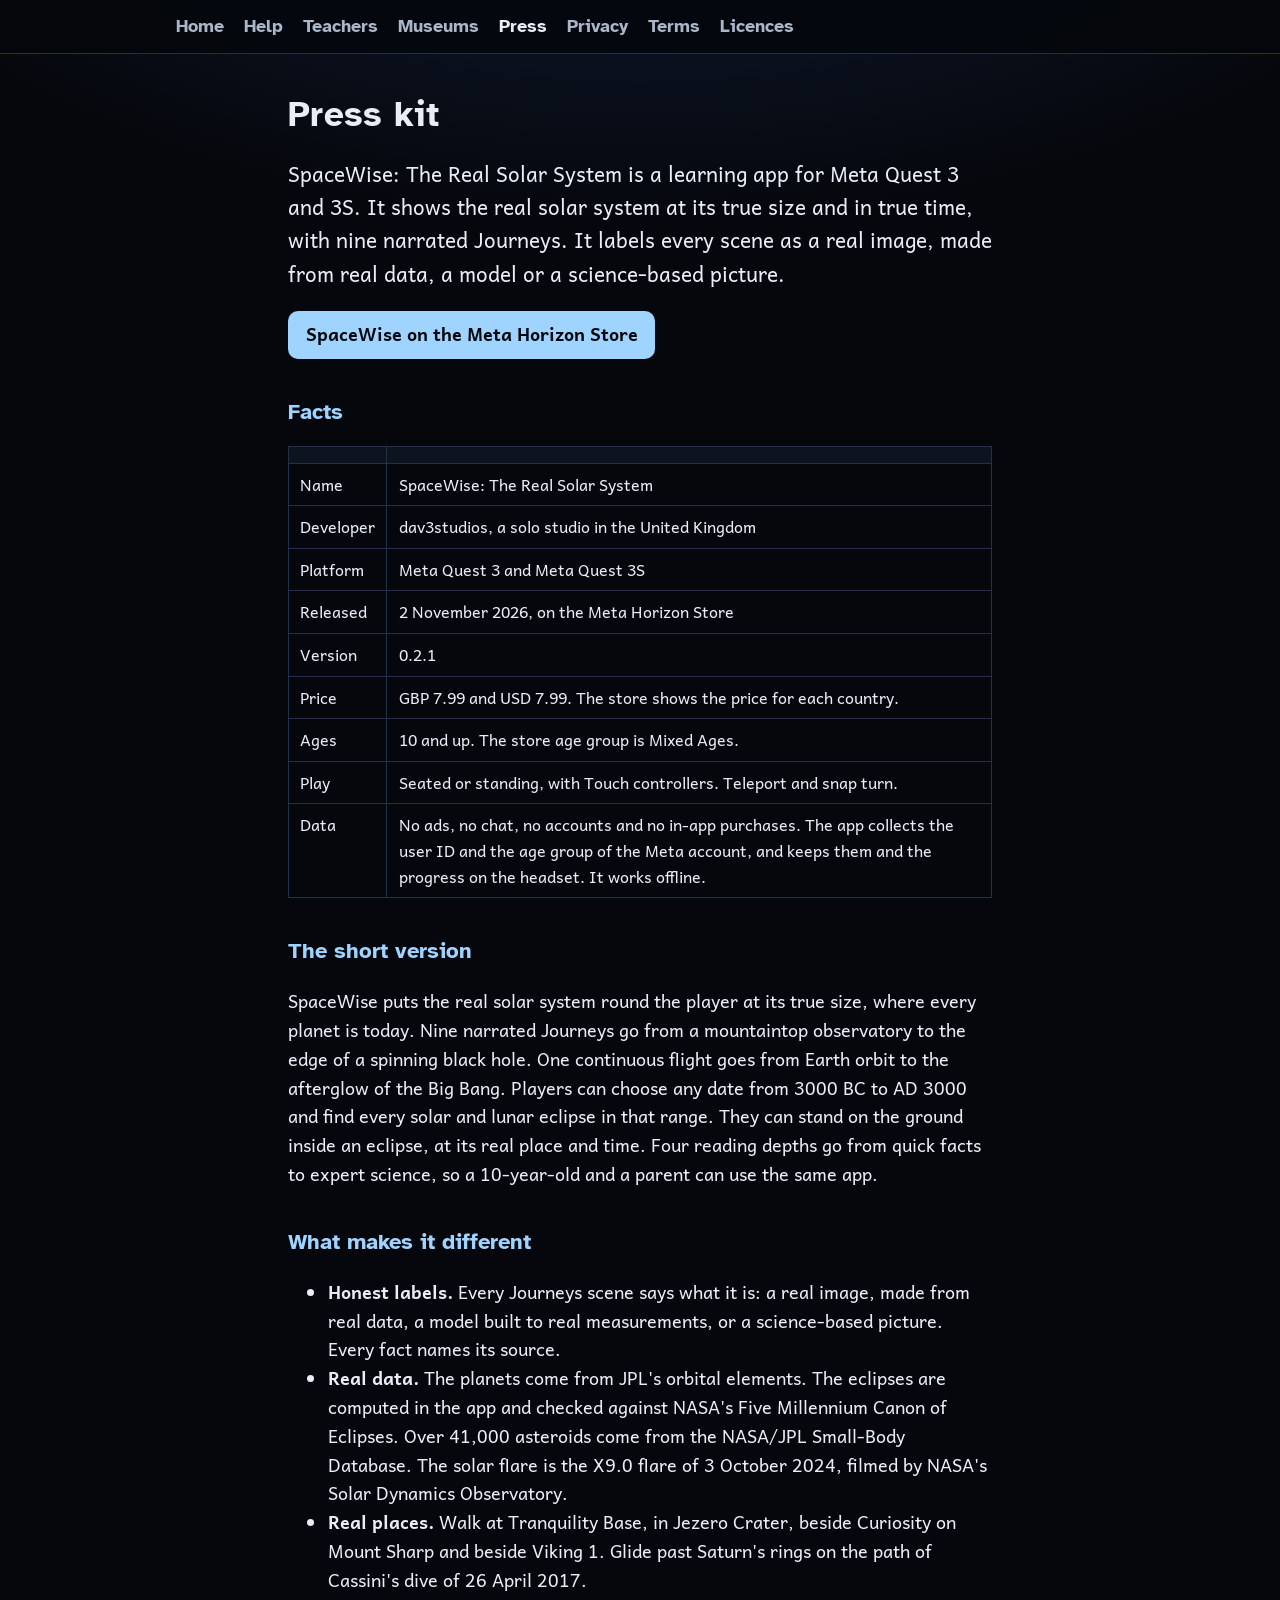
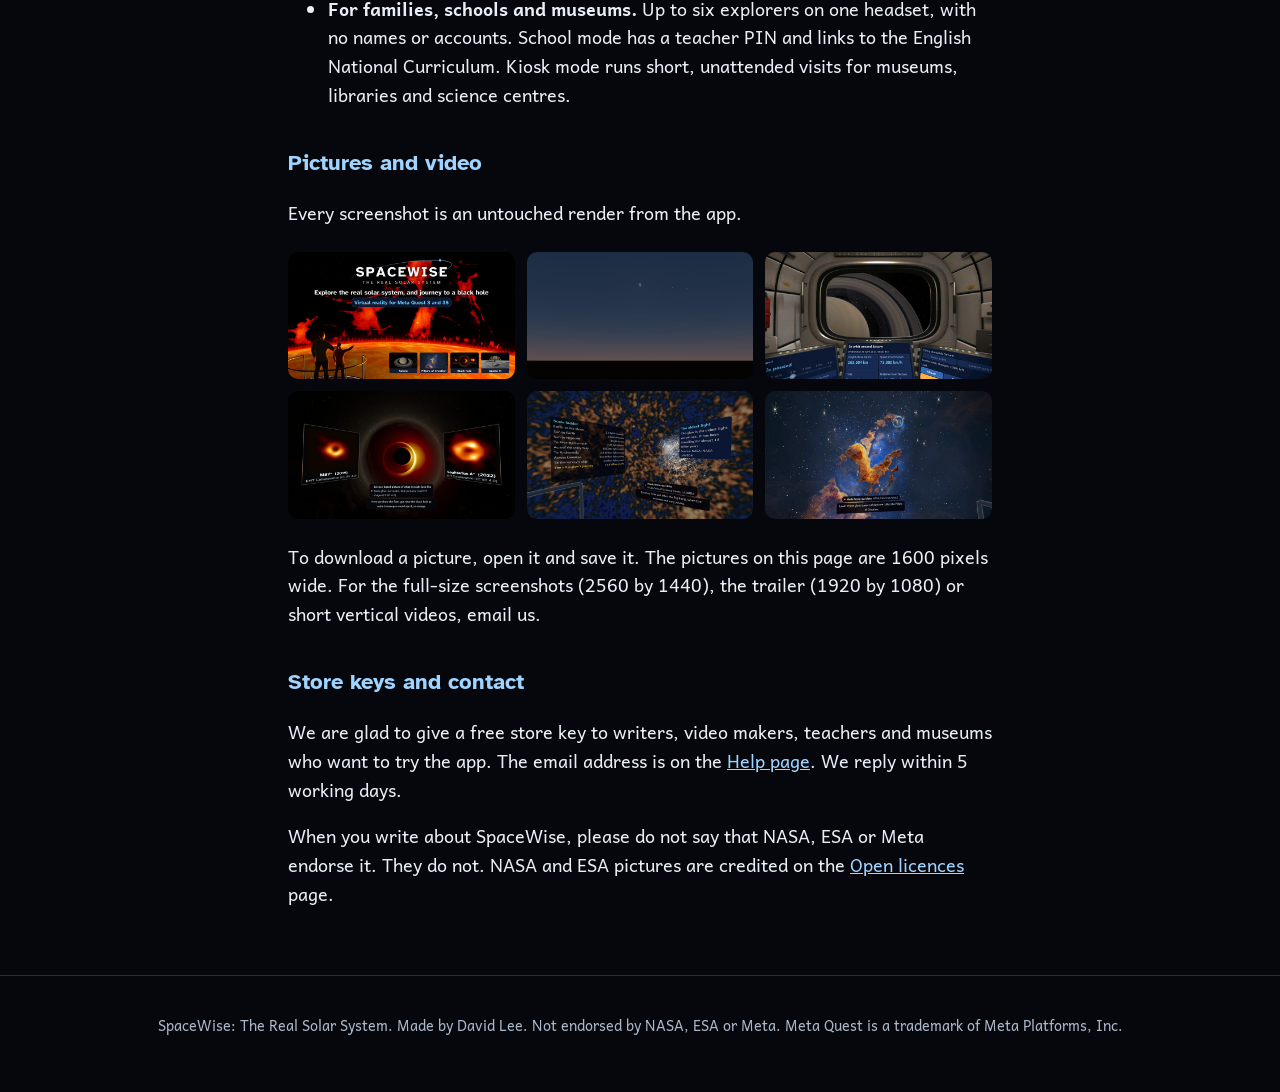
<file: press.html>
<!doctype html>
<html lang="en-GB">
<head>
<meta charset="utf-8">
<meta name="viewport" content="width=device-width, initial-scale=1">
<title>Press kit | SpaceWise: The Real Solar System</title>
<meta name="description" content="SpaceWise: The Real Solar System, for Meta Quest. The real solar system at its true size and in true time. For ages 10 and up. No ads, no chat, no accounts and no in-app purchases.">
<link rel="stylesheet" href="style.css">
<link rel="canonical" href="https://dhl84.github.io/spacewise/press.html">
</head>
<body>
<header><nav><a href="index.html">Home</a> <a href="support.html">Help</a> <a href="teachers.html">Teachers</a> <a href="museums.html">Museums</a> <a href="press.html" aria-current="page">Press</a> <a href="privacy.html">Privacy</a> <a href="terms.html">Terms</a> <a href="open-licences.html">Licences</a></nav></header>
<main>
<h1>Press kit</h1>
<p class="lede">SpaceWise: The Real Solar System is a learning app for Meta Quest 3 and 3S. It shows the real solar system at its true size and in true time, with nine narrated Journeys. It labels every scene as a real image, made from real data, a model or a science-based picture.</p>

<p><a class="store" href="https://www.meta.com/experiences/1422848437569079/">SpaceWise on the Meta Horizon Store</a></p>

<h2>Facts</h2>
<table>
<thead>
<tr>
<th></th>
<th></th>
</tr>
</thead>
<tbody>
<tr>
<td>Name</td>
<td>SpaceWise: The Real Solar System</td>
</tr>
<tr>
<td>Developer</td>
<td>dav3studios, a solo studio in the United Kingdom</td>
</tr>
<tr>
<td>Platform</td>
<td>Meta Quest 3 and Meta Quest 3S</td>
</tr>
<tr>
<td>Released</td>
<td>2 November 2026, on the Meta Horizon Store</td>
</tr>
<tr>
<td>Version</td>
<td>0.2.1</td>
</tr>
<tr>
<td>Price</td>
<td>GBP 7.99 and USD 7.99. The store shows the price for each country.</td>
</tr>
<tr>
<td>Ages</td>
<td>10 and up. The store age group is Mixed Ages.</td>
</tr>
<tr>
<td>Play</td>
<td>Seated or standing, with Touch controllers. Teleport and snap turn.</td>
</tr>
<tr>
<td>Data</td>
<td>No ads, no chat, no accounts and no in-app purchases. The app collects the user ID and the age group of the Meta account, and keeps them and the progress on the headset. It works offline.</td>
</tr>
</tbody>
</table>
<h2>The short version</h2>
<p>SpaceWise puts the real solar system round the player at its true size, where every planet is today. Nine narrated Journeys go from a mountaintop observatory to the edge of a spinning black hole. One continuous flight goes from Earth orbit to the afterglow of the Big Bang. Players can choose any date from 3000 BC to AD 3000 and find every solar and lunar eclipse in that range. They can stand on the ground inside an eclipse, at its real place and time. Four reading depths go from quick facts to expert science, so a 10-year-old and a parent can use the same app.</p>
<h2>What makes it different</h2>
<ul>
<li><strong>Honest labels.</strong> Every Journeys scene says what it is: a real image, made from real data, a model built to real measurements, or a science-based picture. Every fact names its source.</li>
<li><strong>Real data.</strong> The planets come from JPL's orbital elements. The eclipses are computed in the app and checked against NASA's Five Millennium Canon of Eclipses. Over 41,000 asteroids come from the NASA/JPL Small-Body Database. The solar flare is the X9.0 flare of 3 October 2024, filmed by NASA's Solar Dynamics Observatory.</li>
<li><strong>Real places.</strong> Walk at Tranquility Base, in Jezero Crater, beside Curiosity on Mount Sharp and beside Viking 1. Glide past Saturn's rings on the path of Cassini's dive of 26 April 2017.</li>
<li><strong>For families, schools and museums.</strong> Up to six explorers on one headset, with no names or accounts. School mode has a teacher PIN and links to the English National Curriculum. Kiosk mode runs short, unattended visits for museums, libraries and science centres.</li>
</ul>
<h2>Pictures and video</h2>
<p>Every screenshot is an untouched render from the app.</p>
<div class="gallery">
<img src="img/key_art.jpg" alt="Key art: a grown-up and a child on a viewing platform in front of the Sun, with the SpaceWise title.">
<img src="img/shot_eclipse.jpg" alt="The ground view of a total solar eclipse at totality, with the corona and the glow all round the horizon.">
<img src="img/shot_ring_glide.jpg" alt="Saturn's rings from the spacecraft window during the ring glide.">
<img src="img/shot_black_hole.jpg" alt="The black hole Journey, between the real Event Horizon Telescope images of M87* and Sagittarius A*.">
<img src="img/shot_edge.jpg" alt="The end of the Out to the Edge Journey: the afterglow of the Big Bang from NASA's WMAP map.">
<img src="img/shot_pillars.jpg" alt="The Pillars of Creation from Webb's image, in the Life of a Star Journey.">
</div>

<p>To download a picture, open it and save it. The pictures on this page are 1600 pixels wide. For the full-size screenshots (2560 by 1440), the trailer (1920 by 1080) or short vertical videos, email us.</p>
<h2>Store keys and contact</h2>
<p>We are glad to give a free store key to writers, video makers, teachers and museums who want to try the app. The email address is on the <a href="support.html">Help page</a>. We reply within 5 working days.</p>
<p>When you write about SpaceWise, please do not say that NASA, ESA or Meta endorse it. They do not. NASA and ESA pictures are credited on the <a href="open-licences.html">Open licences</a> page.</p>
</main>
<footer><p>SpaceWise: The Real Solar System. Made by David Lee. Not endorsed by NASA, ESA or Meta. Meta Quest is a trademark of Meta Platforms, Inc.</p></footer>
</body>
</html>
</file>
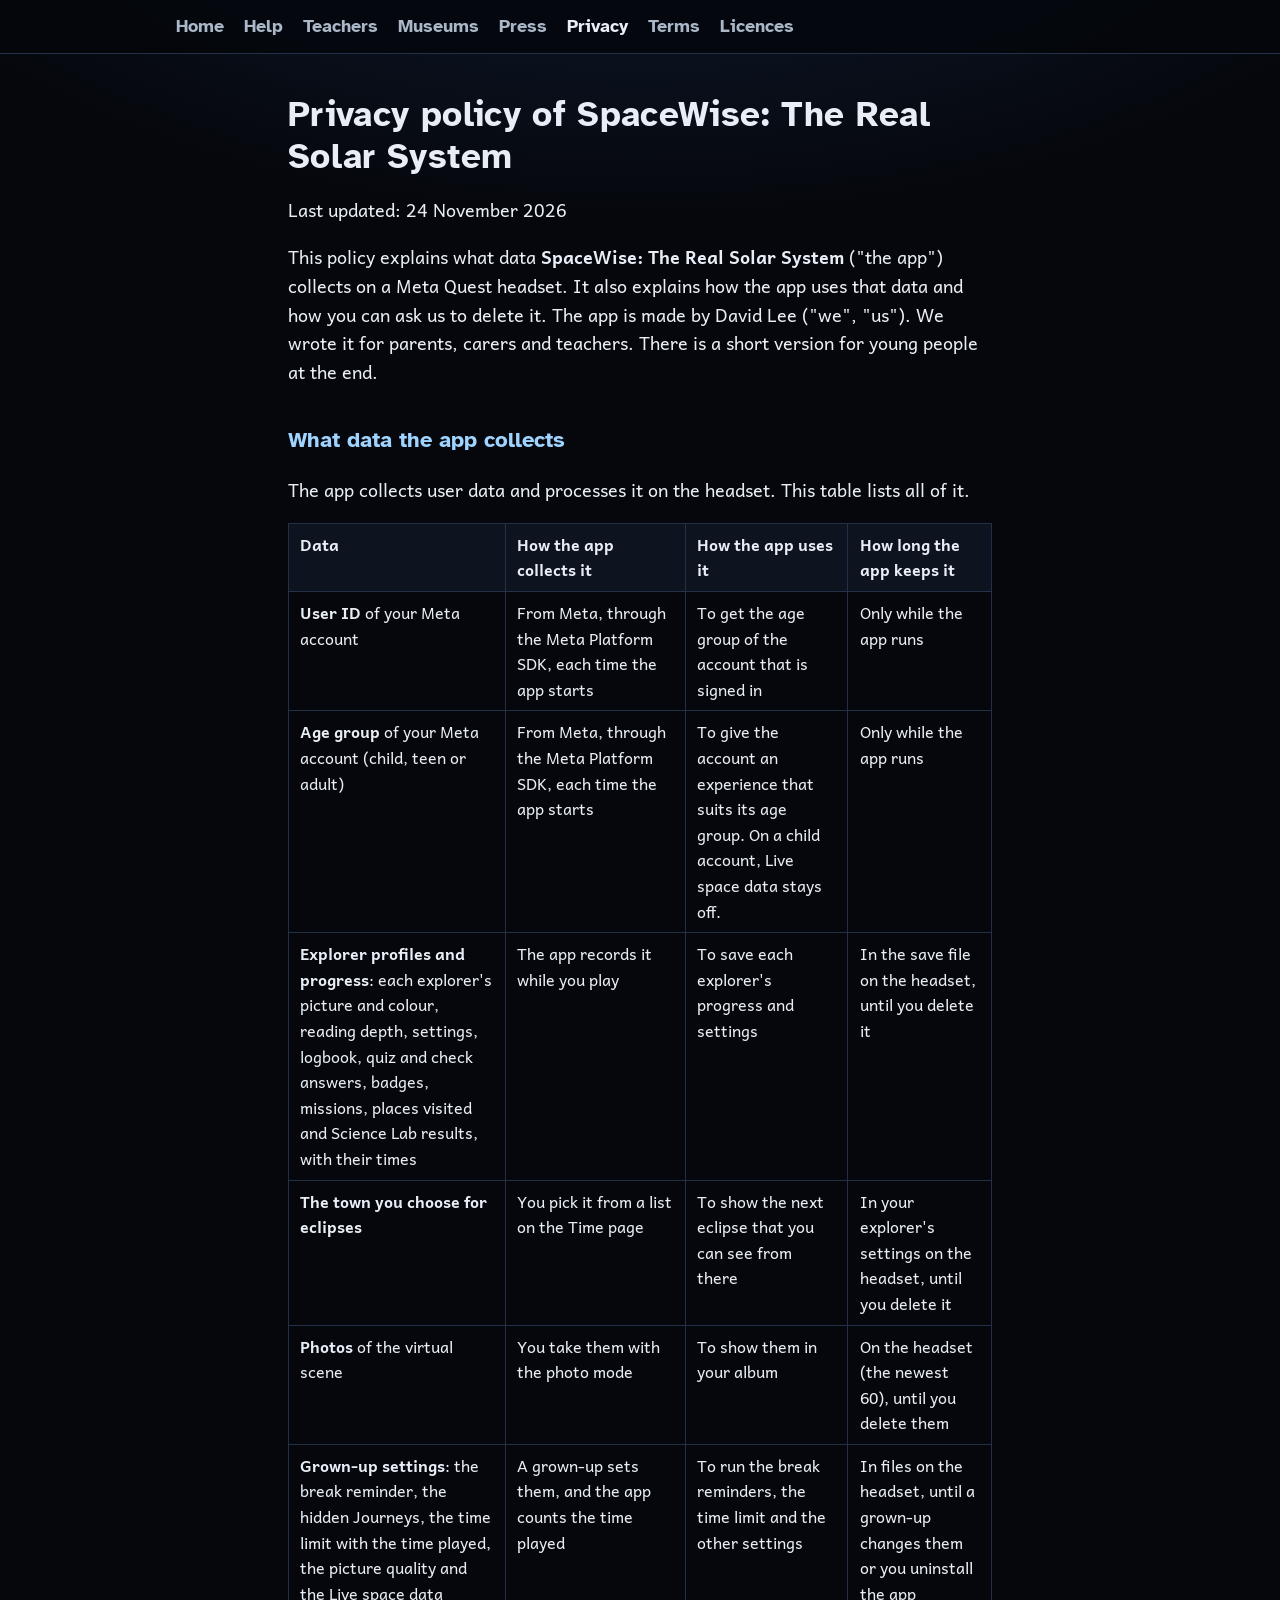
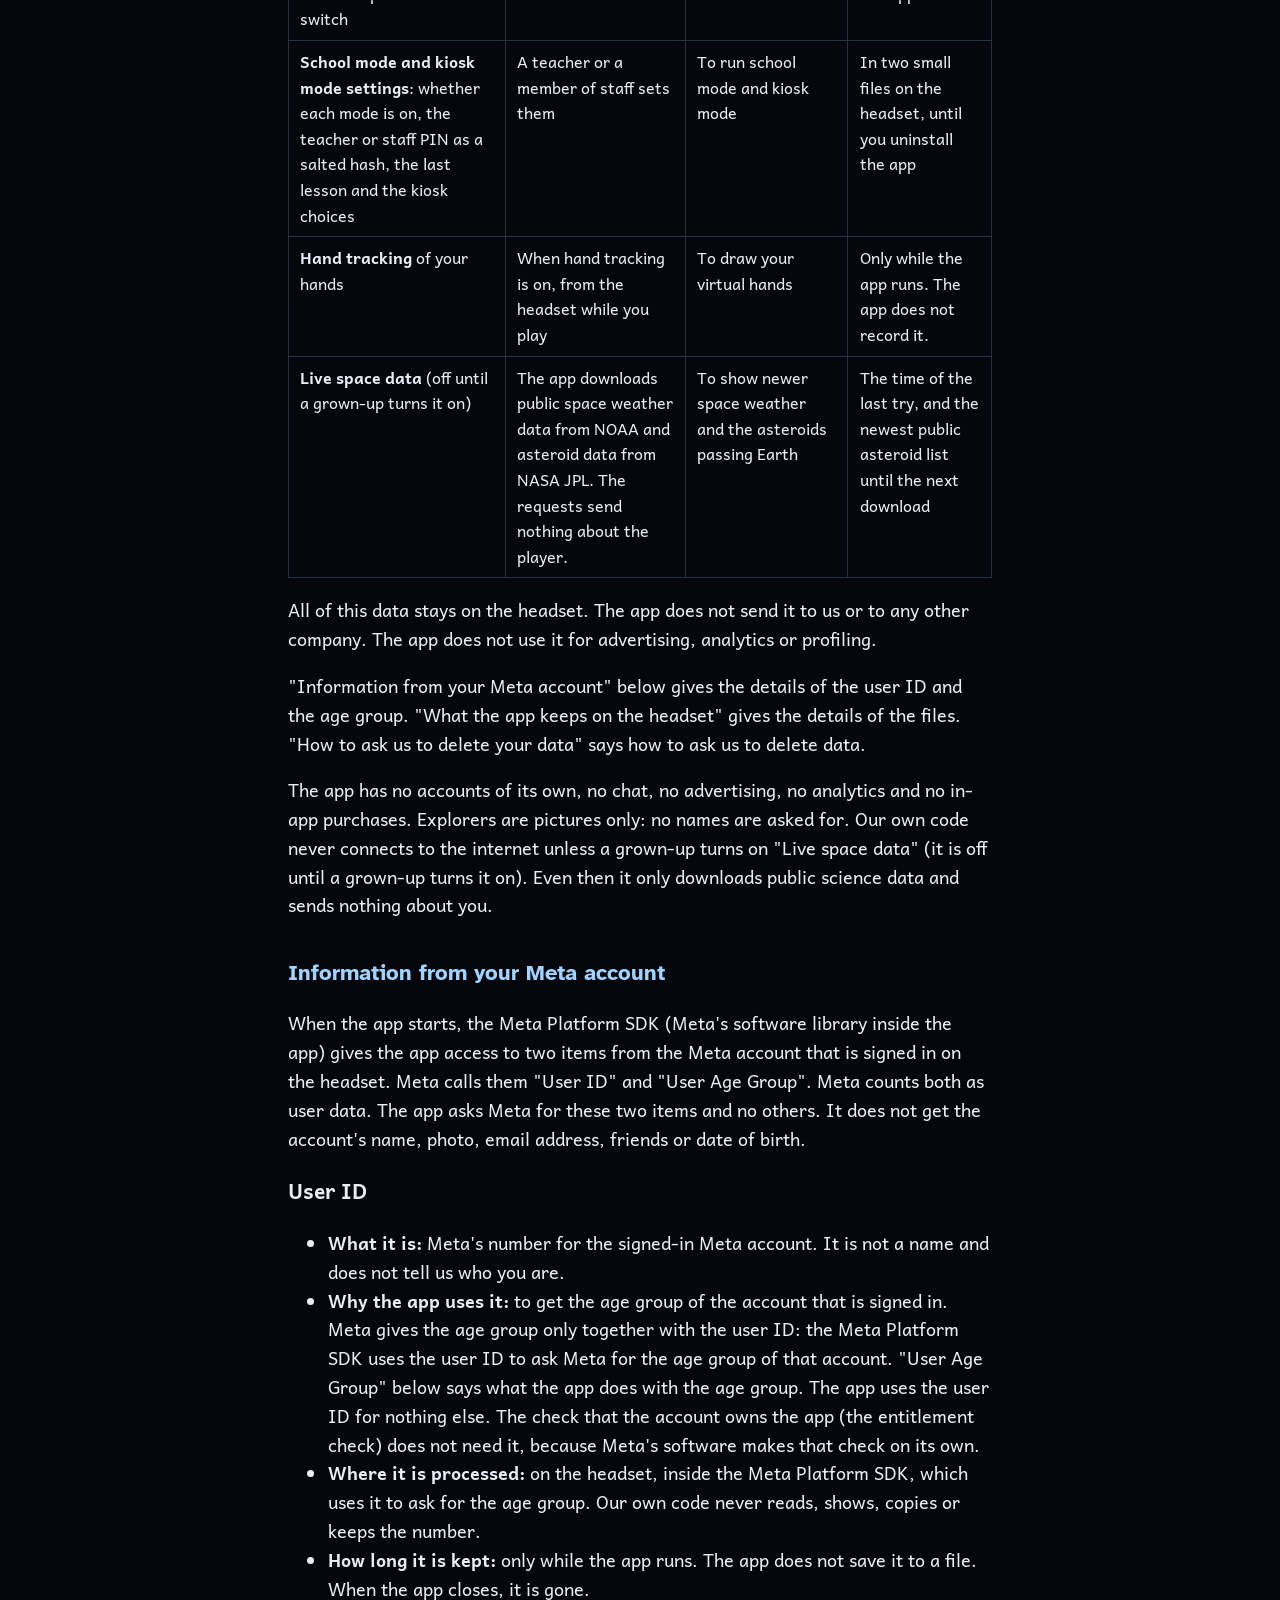
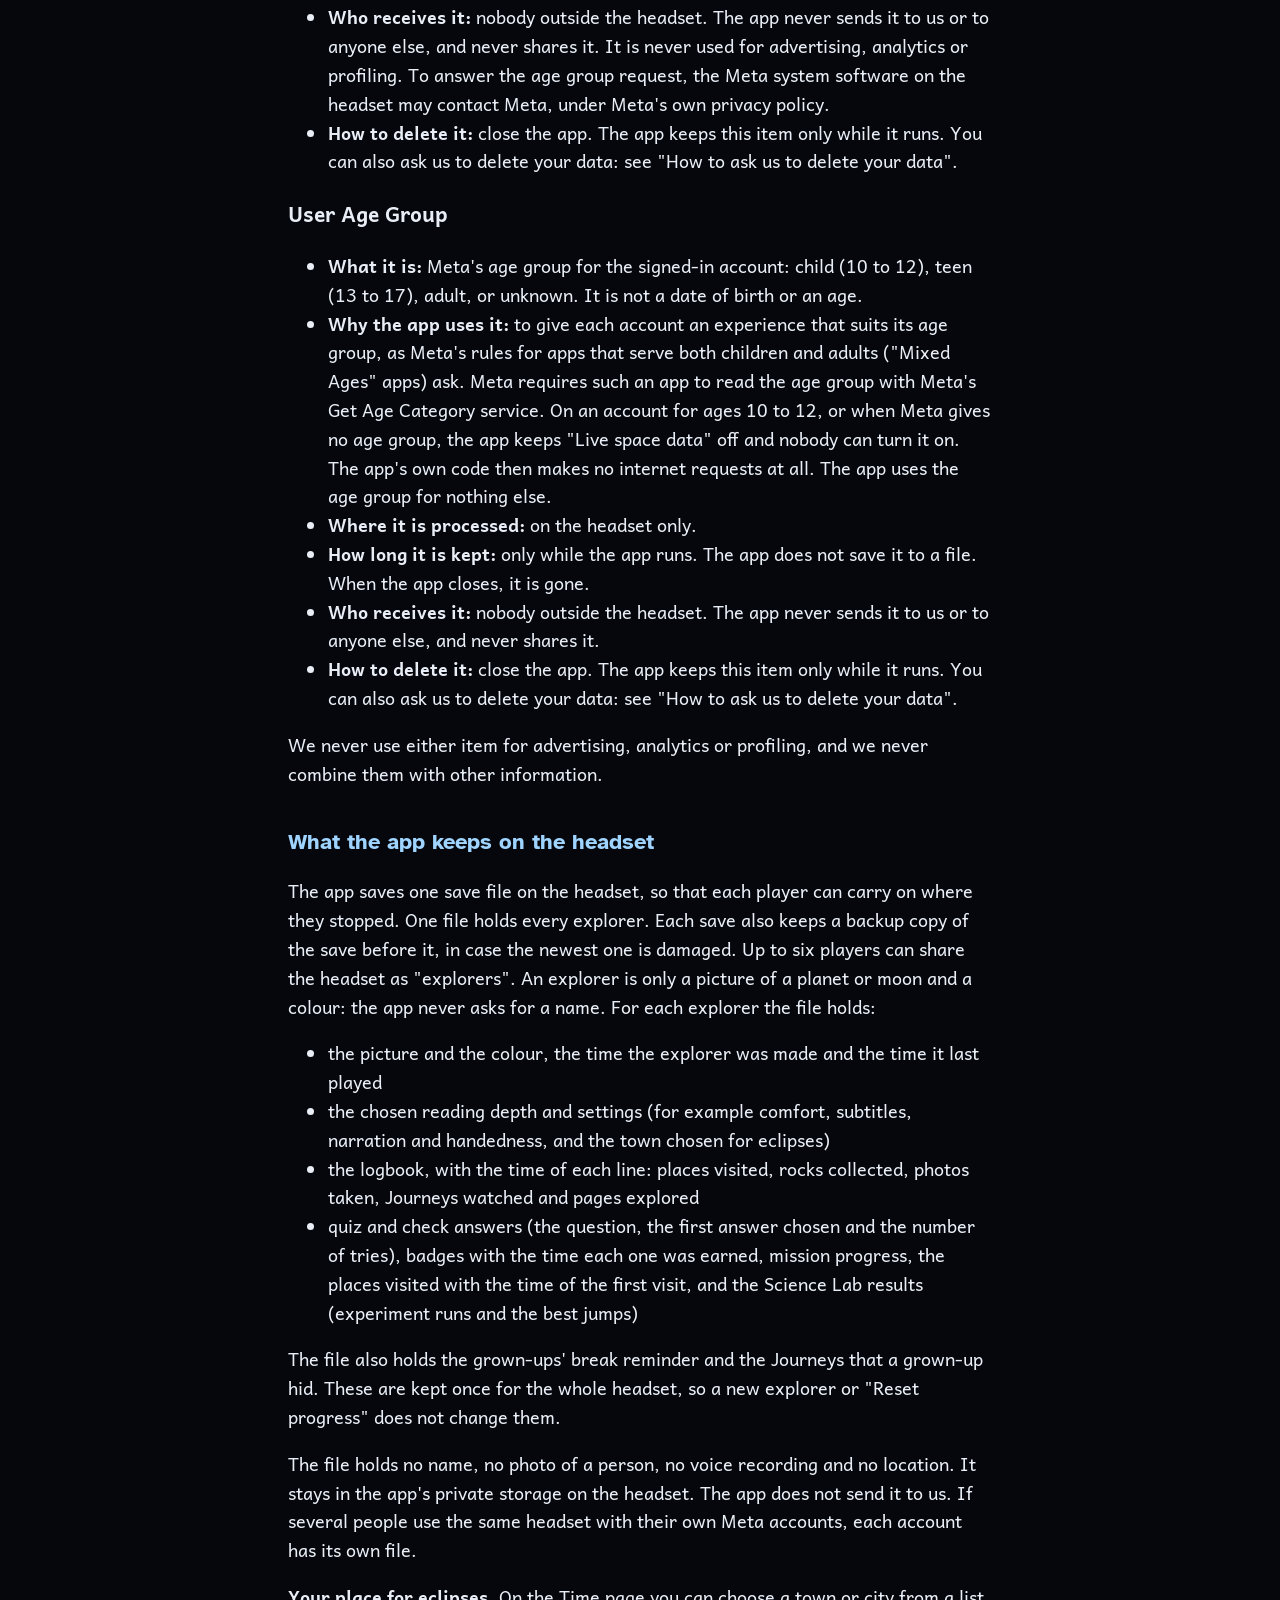
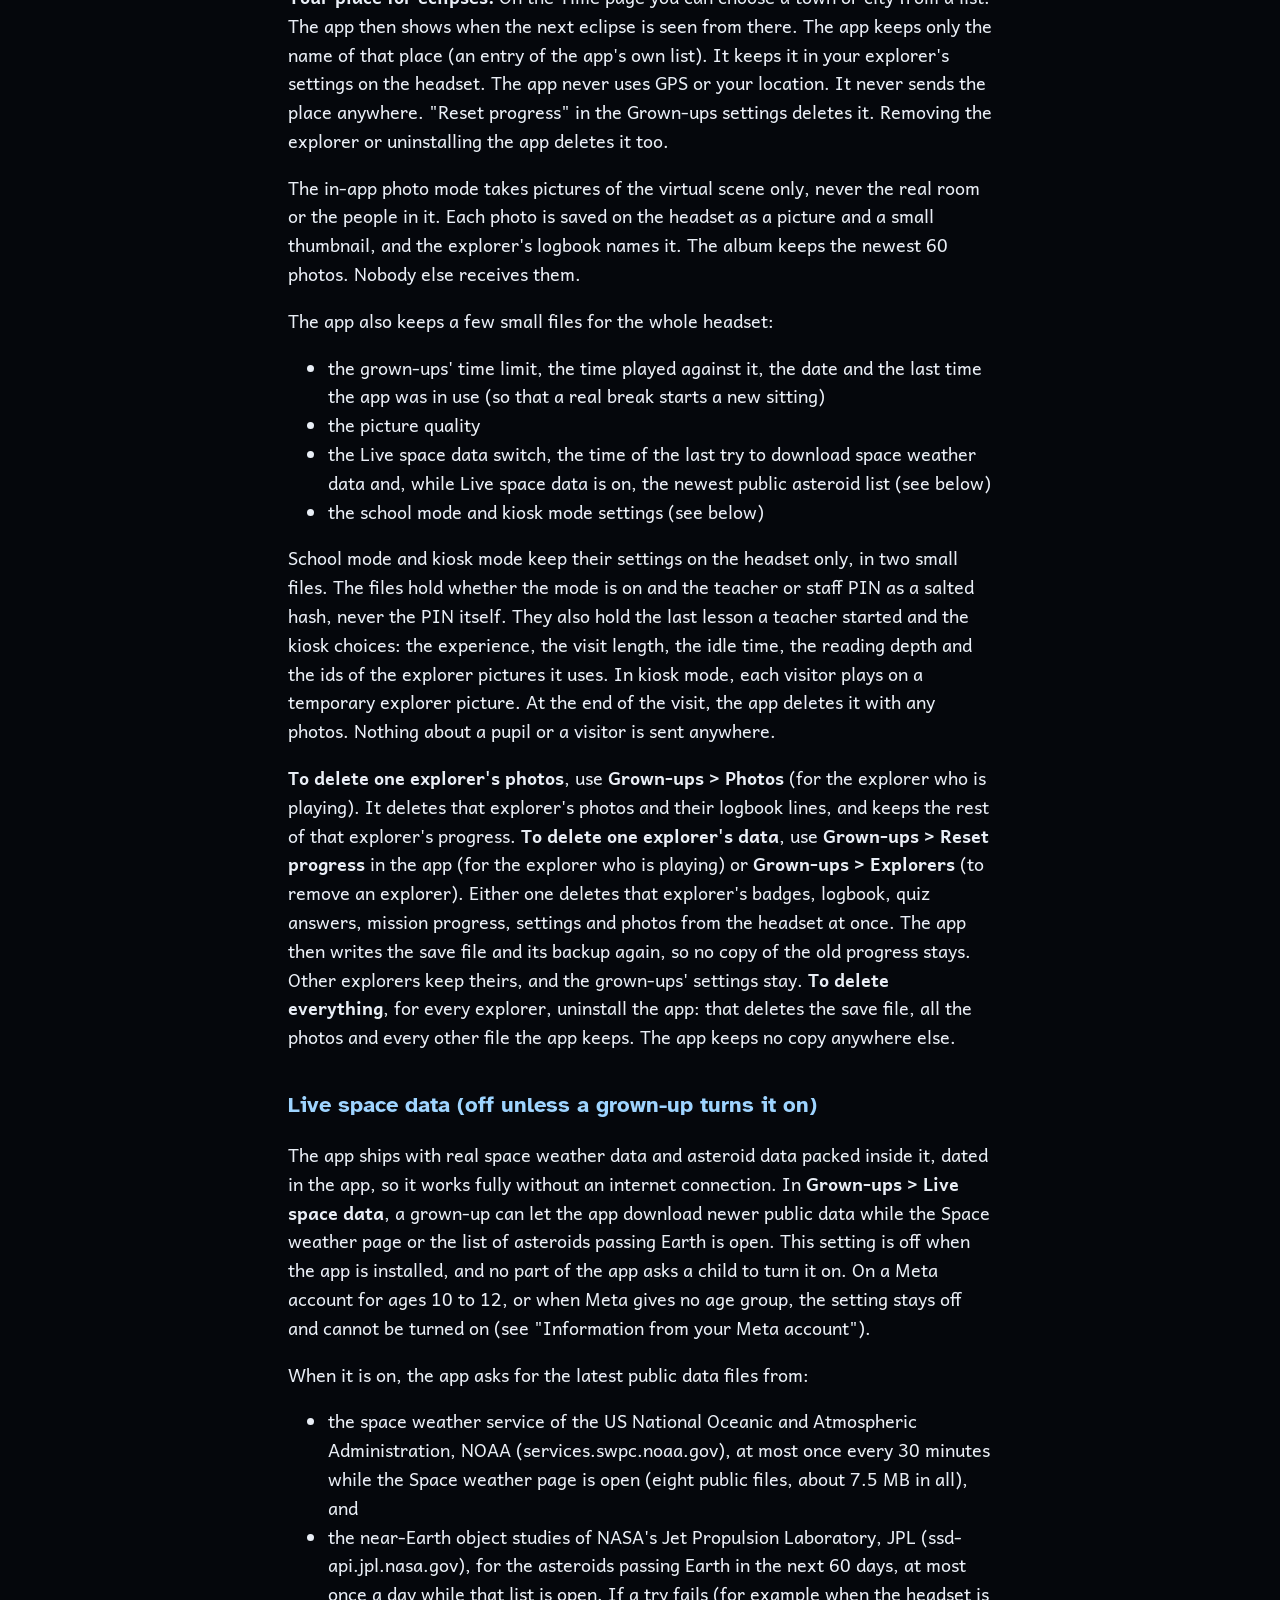
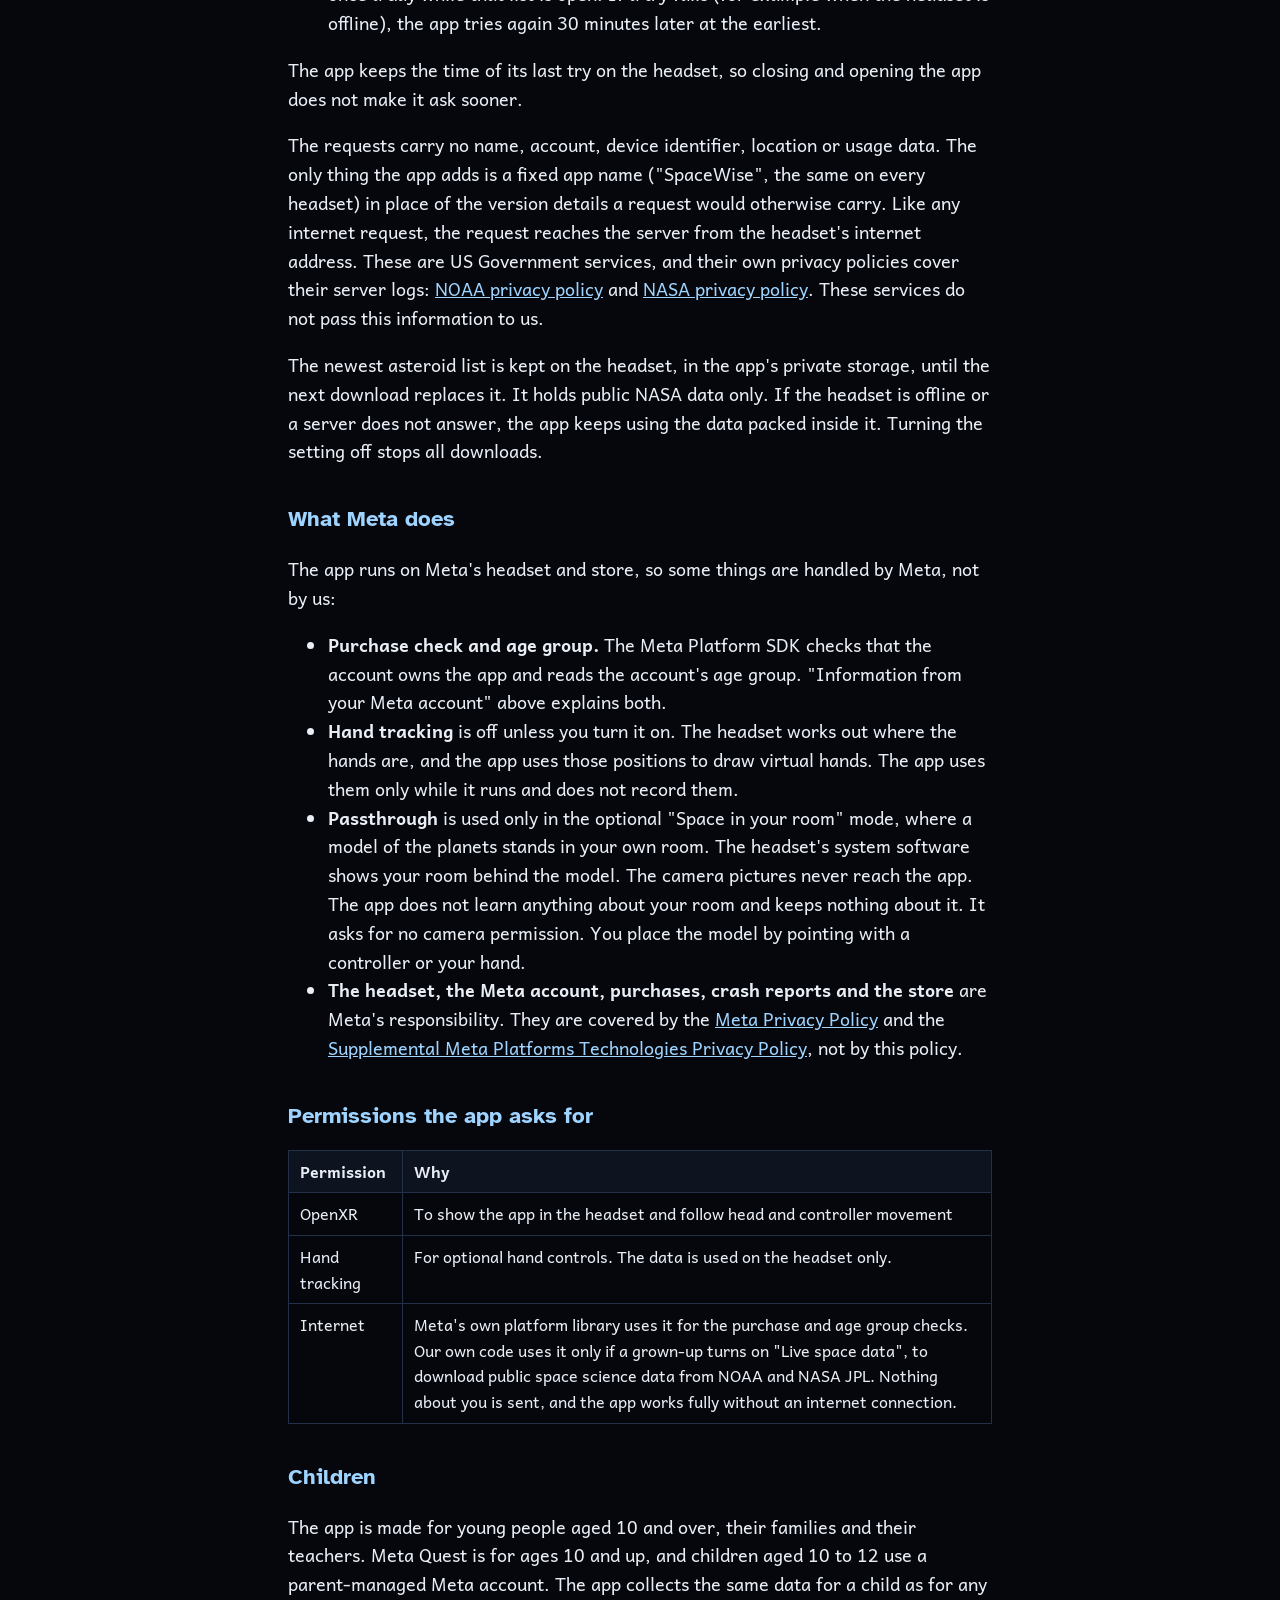
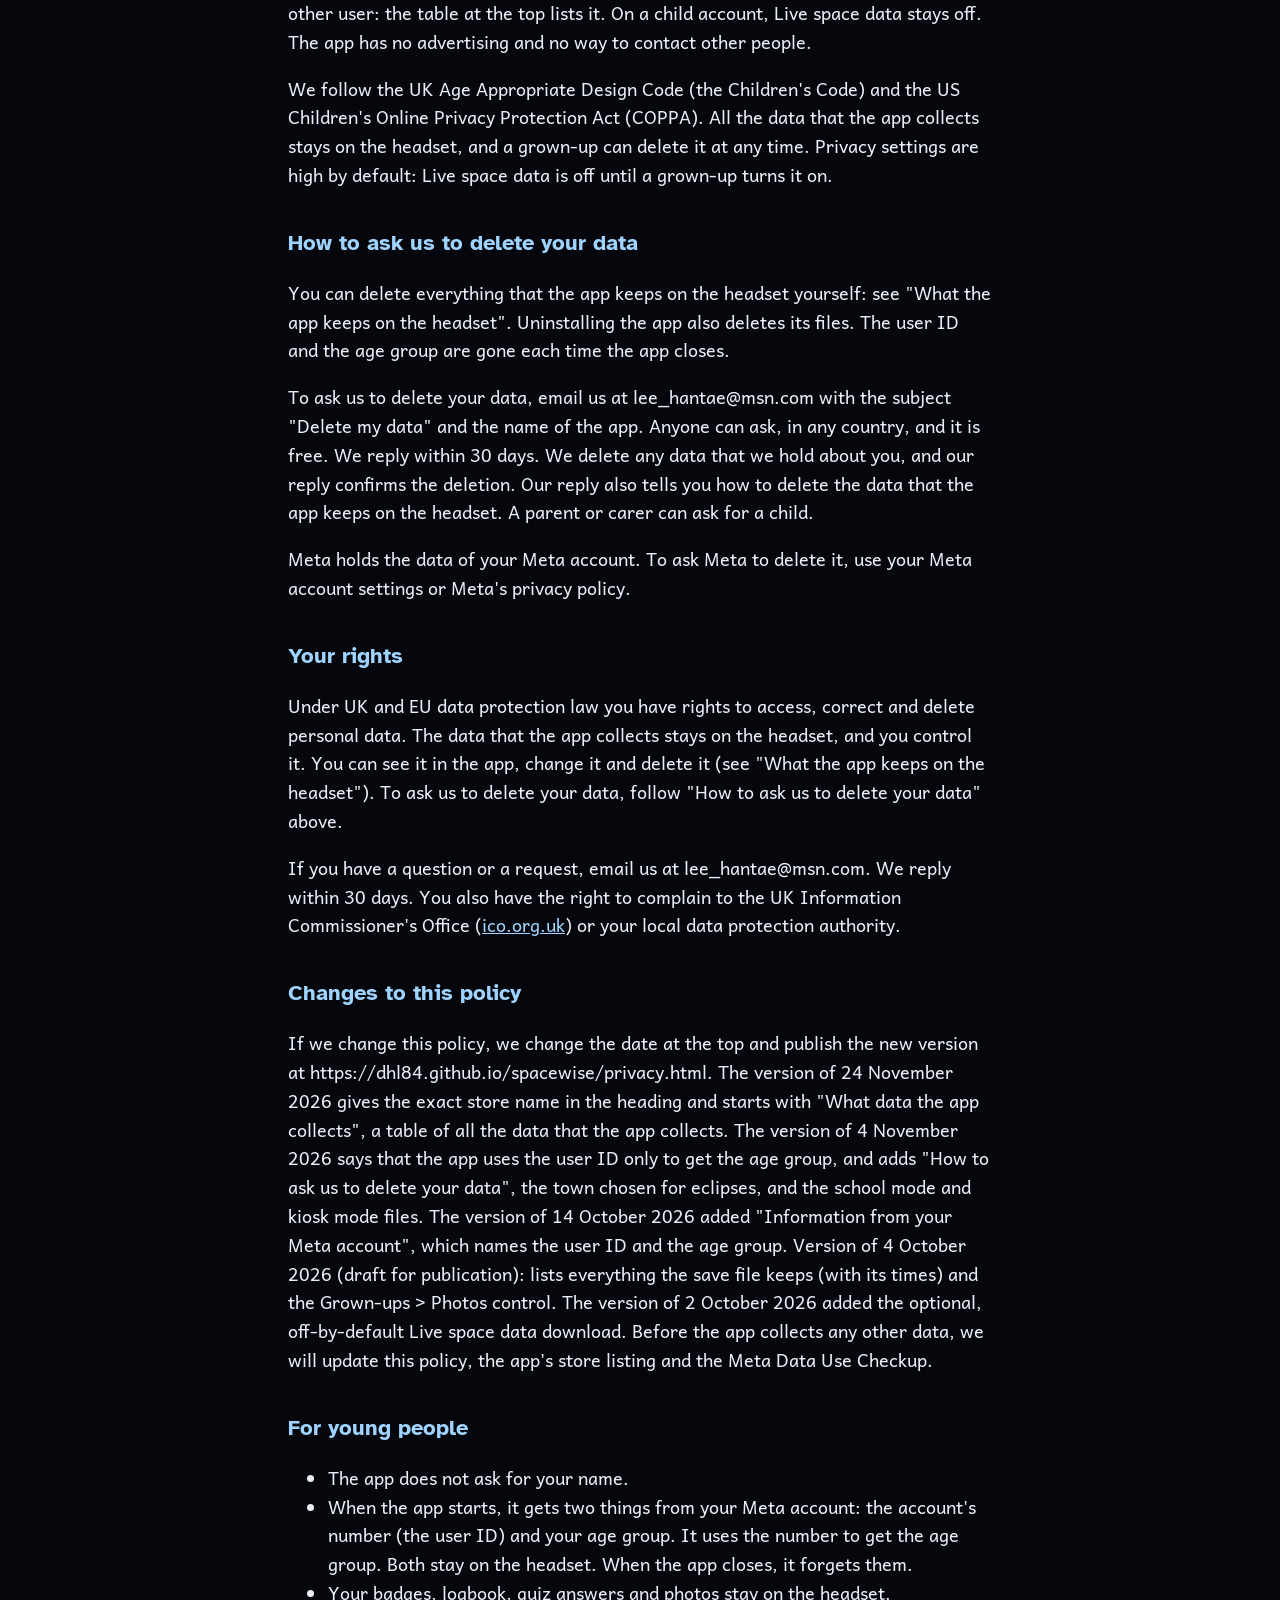
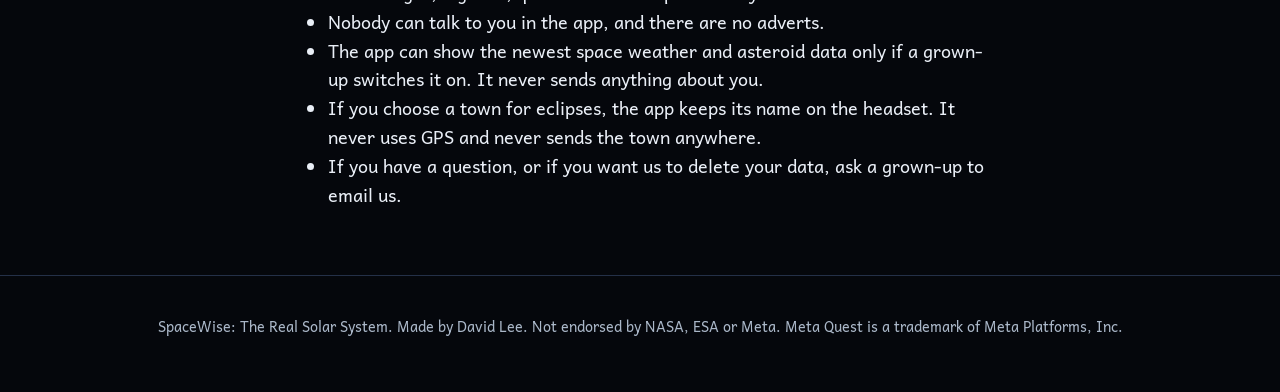
<file: privacy.html>
<!doctype html>
<html lang="en-GB">
<head>
<meta charset="utf-8">
<meta name="viewport" content="width=device-width, initial-scale=1">
<title>Privacy policy | SpaceWise: The Real Solar System</title>
<meta name="description" content="SpaceWise: The Real Solar System, for Meta Quest. The real solar system at its true size and in true time. For ages 10 and up. No ads, no chat, no accounts and no in-app purchases.">
<link rel="stylesheet" href="style.css">
<link rel="canonical" href="https://dhl84.github.io/spacewise/privacy.html">
</head>
<body>
<header><nav><a href="index.html">Home</a> <a href="support.html">Help</a> <a href="teachers.html">Teachers</a> <a href="museums.html">Museums</a> <a href="press.html">Press</a> <a href="privacy.html" aria-current="page">Privacy</a> <a href="terms.html">Terms</a> <a href="open-licences.html">Licences</a></nav></header>
<main>
<h1>Privacy policy of SpaceWise: The Real Solar System</h1>
<p>Last updated: 24 November 2026</p>
<p>This policy explains what data <strong>SpaceWise: The Real Solar System</strong> ("the app") collects on a Meta Quest headset. It also explains how the app uses that data and how you can ask us to delete it. The app is made by David Lee ("we", "us"). We wrote it for parents, carers and teachers. There is a short version for young people at the end.</p>
<h2>What data the app collects</h2>
<p>The app collects user data and processes it on the headset. This table lists all of it.</p>
<table>
<thead>
<tr>
<th>Data</th>
<th>How the app collects it</th>
<th>How the app uses it</th>
<th>How long the app keeps it</th>
</tr>
</thead>
<tbody>
<tr>
<td><strong>User ID</strong> of your Meta account</td>
<td>From Meta, through the Meta Platform SDK, each time the app starts</td>
<td>To get the age group of the account that is signed in</td>
<td>Only while the app runs</td>
</tr>
<tr>
<td><strong>Age group</strong> of your Meta account (child, teen or adult)</td>
<td>From Meta, through the Meta Platform SDK, each time the app starts</td>
<td>To give the account an experience that suits its age group. On a child account, Live space data stays off.</td>
<td>Only while the app runs</td>
</tr>
<tr>
<td><strong>Explorer profiles and progress</strong>: each explorer's picture and colour, reading depth, settings, logbook, quiz and check answers, badges, missions, places visited and Science Lab results, with their times</td>
<td>The app records it while you play</td>
<td>To save each explorer's progress and settings</td>
<td>In the save file on the headset, until you delete it</td>
</tr>
<tr>
<td><strong>The town you choose for eclipses</strong></td>
<td>You pick it from a list on the Time page</td>
<td>To show the next eclipse that you can see from there</td>
<td>In your explorer's settings on the headset, until you delete it</td>
</tr>
<tr>
<td><strong>Photos</strong> of the virtual scene</td>
<td>You take them with the photo mode</td>
<td>To show them in your album</td>
<td>On the headset (the newest 60), until you delete them</td>
</tr>
<tr>
<td><strong>Grown-up settings</strong>: the break reminder, the hidden Journeys, the time limit with the time played, the picture quality and the Live space data switch</td>
<td>A grown-up sets them, and the app counts the time played</td>
<td>To run the break reminders, the time limit and the other settings</td>
<td>In files on the headset, until a grown-up changes them or you uninstall the app</td>
</tr>
<tr>
<td><strong>School mode and kiosk mode settings</strong>: whether each mode is on, the teacher or staff PIN as a salted hash, the last lesson and the kiosk choices</td>
<td>A teacher or a member of staff sets them</td>
<td>To run school mode and kiosk mode</td>
<td>In two small files on the headset, until you uninstall the app</td>
</tr>
<tr>
<td><strong>Hand tracking</strong> of your hands</td>
<td>When hand tracking is on, from the headset while you play</td>
<td>To draw your virtual hands</td>
<td>Only while the app runs. The app does not record it.</td>
</tr>
<tr>
<td><strong>Live space data</strong> (off until a grown-up turns it on)</td>
<td>The app downloads public space weather data from NOAA and asteroid data from NASA JPL. The requests send nothing about the player.</td>
<td>To show newer space weather and the asteroids passing Earth</td>
<td>The time of the last try, and the newest public asteroid list until the next download</td>
</tr>
</tbody>
</table>
<p>All of this data stays on the headset. The app does not send it to us or to any other company. The app does not use it for advertising, analytics or profiling.</p>
<p>"Information from your Meta account" below gives the details of the user ID and the age group. "What the app keeps on the headset" gives the details of the files. "How to ask us to delete your data" says how to ask us to delete data.</p>
<p>The app has no accounts of its own, no chat, no advertising, no analytics and no in-app purchases. Explorers are pictures only: no names are asked for. Our own code never connects to the internet unless a grown-up turns on "Live space data" (it is off until a grown-up turns it on). Even then it only downloads public science data and sends nothing about you.</p>
<h2>Information from your Meta account</h2>
<p>When the app starts, the Meta Platform SDK (Meta's software library inside the app) gives the app access to two items from the Meta account that is signed in on the headset. Meta calls them "User ID" and "User Age Group". Meta counts both as user data. The app asks Meta for these two items and no others. It does not get the account's name, photo, email address, friends or date of birth.</p>
<h3>User ID</h3>
<ul>
<li><strong>What it is:</strong> Meta's number for the signed-in Meta account. It is not a name and does not tell us who you are.</li>
<li><strong>Why the app uses it:</strong> to get the age group of the account that is signed in. Meta gives the age group only together with the user ID: the Meta Platform SDK uses the user ID to ask Meta for the age group of that account. "User Age Group" below says what the app does with the age group. The app uses the user ID for nothing else. The check that the account owns the app (the entitlement check) does not need it, because Meta's software makes that check on its own.</li>
<li><strong>Where it is processed:</strong> on the headset, inside the Meta Platform SDK, which uses it to ask for the age group. Our own code never reads, shows, copies or keeps the number.</li>
<li><strong>How long it is kept:</strong> only while the app runs. The app does not save it to a file. When the app closes, it is gone.</li>
<li><strong>Who receives it:</strong> nobody outside the headset. The app never sends it to us or to anyone else, and never shares it. It is never used for advertising, analytics or profiling. To answer the age group request, the Meta system software on the headset may contact Meta, under Meta's own privacy policy.</li>
<li><strong>How to delete it:</strong> close the app. The app keeps this item only while it runs. You can also ask us to delete your data: see "How to ask us to delete your data".</li>
</ul>
<h3>User Age Group</h3>
<ul>
<li><strong>What it is:</strong> Meta's age group for the signed-in account: child (10 to 12), teen (13 to 17), adult, or unknown. It is not a date of birth or an age.</li>
<li><strong>Why the app uses it:</strong> to give each account an experience that suits its age group, as Meta's rules for apps that serve both children and adults ("Mixed Ages" apps) ask. Meta requires such an app to read the age group with Meta's Get Age Category service. On an account for ages 10 to 12, or when Meta gives no age group, the app keeps "Live space data" off and nobody can turn it on. The app's own code then makes no internet requests at all. The app uses the age group for nothing else.</li>
<li><strong>Where it is processed:</strong> on the headset only.</li>
<li><strong>How long it is kept:</strong> only while the app runs. The app does not save it to a file. When the app closes, it is gone.</li>
<li><strong>Who receives it:</strong> nobody outside the headset. The app never sends it to us or to anyone else, and never shares it.</li>
<li><strong>How to delete it:</strong> close the app. The app keeps this item only while it runs. You can also ask us to delete your data: see "How to ask us to delete your data".</li>
</ul>
<p>We never use either item for advertising, analytics or profiling, and we never combine them with other information.</p>
<h2>What the app keeps on the headset</h2>
<p>The app saves one save file on the headset, so that each player can carry on where they stopped. One file holds every explorer. Each save also keeps a backup copy of the save before it, in case the newest one is damaged. Up to six players can share the headset as "explorers". An explorer is only a picture of a planet or moon and a colour: the app never asks for a name. For each explorer the file holds:</p>
<ul>
<li>the picture and the colour, the time the explorer was made and the time it last played</li>
<li>the chosen reading depth and settings (for example comfort, subtitles, narration and handedness, and the town chosen for eclipses)</li>
<li>the logbook, with the time of each line: places visited, rocks collected, photos taken, Journeys watched and pages explored</li>
<li>quiz and check answers (the question, the first answer chosen and the number of tries), badges with the time each one was earned, mission progress, the places visited with the time of the first visit, and the Science Lab results (experiment runs and the best jumps)</li>
</ul>
<p>The file also holds the grown-ups' break reminder and the Journeys that a grown-up hid. These are kept once for the whole headset, so a new explorer or "Reset progress" does not change them.</p>
<p>The file holds no name, no photo of a person, no voice recording and no location. It stays in the app's private storage on the headset. The app does not send it to us. If several people use the same headset with their own Meta accounts, each account has its own file.</p>
<p><strong>Your place for eclipses.</strong> On the Time page you can choose a town or city from a list. The app then shows when the next eclipse is seen from there. The app keeps only the name of that place (an entry of the app's own list). It keeps it in your explorer's settings on the headset. The app never uses GPS or your location. It never sends the place anywhere. "Reset progress" in the Grown-ups settings deletes it. Removing the explorer or uninstalling the app deletes it too.</p>
<p>The in-app photo mode takes pictures of the virtual scene only, never the real room or the people in it. Each photo is saved on the headset as a picture and a small thumbnail, and the explorer's logbook names it. The album keeps the newest 60 photos. Nobody else receives them.</p>
<p>The app also keeps a few small files for the whole headset:</p>
<ul>
<li>the grown-ups' time limit, the time played against it, the date and the last time the app was in use (so that a real break starts a new sitting)</li>
<li>the picture quality</li>
<li>the Live space data switch, the time of the last try to download space weather data and, while Live space data is on, the newest public asteroid list (see below)</li>
<li>the school mode and kiosk mode settings (see below)</li>
</ul>
<p>School mode and kiosk mode keep their settings on the headset only, in two small files. The files hold whether the mode is on and the teacher or staff PIN as a salted hash, never the PIN itself. They also hold the last lesson a teacher started and the kiosk choices: the experience, the visit length, the idle time, the reading depth and the ids of the explorer pictures it uses. In kiosk mode, each visitor plays on a temporary explorer picture. At the end of the visit, the app deletes it with any photos. Nothing about a pupil or a visitor is sent anywhere.</p>
<p><strong>To delete one explorer's photos</strong>, use <strong>Grown-ups &gt; Photos</strong> (for the explorer who is playing). It deletes that explorer's photos and their logbook lines, and keeps the rest of that explorer's progress. <strong>To delete one explorer's data</strong>, use <strong>Grown-ups &gt; Reset progress</strong> in the app (for the explorer who is playing) or <strong>Grown-ups &gt; Explorers</strong> (to remove an explorer). Either one deletes that explorer's badges, logbook, quiz answers, mission progress, settings and photos from the headset at once. The app then writes the save file and its backup again, so no copy of the old progress stays. Other explorers keep theirs, and the grown-ups' settings stay. <strong>To delete everything</strong>, for every explorer, uninstall the app: that deletes the save file, all the photos and every other file the app keeps. The app keeps no copy anywhere else.</p>
<h2>Live space data (off unless a grown-up turns it on)</h2>
<p>The app ships with real space weather data and asteroid data packed inside it, dated in the app, so it works fully without an internet connection. In <strong>Grown-ups &gt; Live space data</strong>, a grown-up can let the app download newer public data while the Space weather page or the list of asteroids passing Earth is open. This setting is off when the app is installed, and no part of the app asks a child to turn it on. On a Meta account for ages 10 to 12, or when Meta gives no age group, the setting stays off and cannot be turned on (see "Information from your Meta account").</p>
<p>When it is on, the app asks for the latest public data files from:</p>
<ul>
<li>the space weather service of the US National Oceanic and Atmospheric Administration, NOAA (services.swpc.noaa.gov), at most once every 30 minutes while the Space weather page is open (eight public files, about 7.5 MB in all), and</li>
<li>the near-Earth object studies of NASA's Jet Propulsion Laboratory, JPL (ssd-api.jpl.nasa.gov), for the asteroids passing Earth in the next 60 days, at most once a day while that list is open. If a try fails (for example when the headset is offline), the app tries again 30 minutes later at the earliest.</li>
</ul>
<p>The app keeps the time of its last try on the headset, so closing and opening the app does not make it ask sooner.</p>
<p>The requests carry no name, account, device identifier, location or usage data. The only thing the app adds is a fixed app name ("SpaceWise", the same on every headset) in place of the version details a request would otherwise carry. Like any internet request, the request reaches the server from the headset's internet address. These are US Government services, and their own privacy policies cover their server logs: <a href="https://www.noaa.gov/protecting-your-privacy">NOAA privacy policy</a> and <a href="https://www.nasa.gov/privacy/">NASA privacy policy</a>. These services do not pass this information to us.</p>
<p>The newest asteroid list is kept on the headset, in the app's private storage, until the next download replaces it. It holds public NASA data only. If the headset is offline or a server does not answer, the app keeps using the data packed inside it. Turning the setting off stops all downloads.</p>
<h2>What Meta does</h2>
<p>The app runs on Meta's headset and store, so some things are handled by Meta, not by us:</p>
<ul>
<li><strong>Purchase check and age group.</strong> The Meta Platform SDK checks that the account owns the app and reads the account's age group. "Information from your Meta account" above explains both.</li>
<li><strong>Hand tracking</strong> is off unless you turn it on. The headset works out where the hands are, and the app uses those positions to draw virtual hands. The app uses them only while it runs and does not record them.</li>
<li><strong>Passthrough</strong> is used only in the optional "Space in your room" mode, where a model of the planets stands in your own room. The headset's system software shows your room behind the model. The camera pictures never reach the app. The app does not learn anything about your room and keeps nothing about it. It asks for no camera permission. You place the model by pointing with a controller or your hand.</li>
<li><strong>The headset, the Meta account, purchases, crash reports and the store</strong> are Meta's responsibility. They are covered by the <a href="https://www.meta.com/legal/privacy-policy/">Meta Privacy Policy</a> and the <a href="https://www.meta.com/legal/quest/privacy-policy/">Supplemental Meta Platforms Technologies Privacy Policy</a>, not by this policy.</li>
</ul>
<h2>Permissions the app asks for</h2>
<table>
<thead>
<tr>
<th>Permission</th>
<th>Why</th>
</tr>
</thead>
<tbody>
<tr>
<td>OpenXR</td>
<td>To show the app in the headset and follow head and controller movement</td>
</tr>
<tr>
<td>Hand tracking</td>
<td>For optional hand controls. The data is used on the headset only.</td>
</tr>
<tr>
<td>Internet</td>
<td>Meta's own platform library uses it for the purchase and age group checks. Our own code uses it only if a grown-up turns on "Live space data", to download public space science data from NOAA and NASA JPL. Nothing about you is sent, and the app works fully without an internet connection.</td>
</tr>
</tbody>
</table>
<h2>Children</h2>
<p>The app is made for young people aged 10 and over, their families and their teachers. Meta Quest is for ages 10 and up, and children aged 10 to 12 use a parent-managed Meta account. The app collects the same data for a child as for any other user: the table at the top lists it. On a child account, Live space data stays off. The app has no advertising and no way to contact other people.</p>
<p>We follow the UK Age Appropriate Design Code (the Children's Code) and the US Children's Online Privacy Protection Act (COPPA). All the data that the app collects stays on the headset, and a grown-up can delete it at any time. Privacy settings are high by default: Live space data is off until a grown-up turns it on.</p>
<h2>How to ask us to delete your data</h2>
<p>You can delete everything that the app keeps on the headset yourself: see "What the app keeps on the headset". Uninstalling the app also deletes its files. The user ID and the age group are gone each time the app closes.</p>
<p>To ask us to delete your data, email us at lee_hantae@msn.com with the subject "Delete my data" and the name of the app. Anyone can ask, in any country, and it is free. We reply within 30 days. We delete any data that we hold about you, and our reply confirms the deletion. Our reply also tells you how to delete the data that the app keeps on the headset. A parent or carer can ask for a child.</p>
<p>Meta holds the data of your Meta account. To ask Meta to delete it, use your Meta account settings or Meta's privacy policy.</p>
<h2>Your rights</h2>
<p>Under UK and EU data protection law you have rights to access, correct and delete personal data. The data that the app collects stays on the headset, and you control it. You can see it in the app, change it and delete it (see "What the app keeps on the headset"). To ask us to delete your data, follow "How to ask us to delete your data" above.</p>
<p>If you have a question or a request, email us at lee_hantae@msn.com. We reply within 30 days. You also have the right to complain to the UK Information Commissioner's Office (<a href="https://ico.org.uk/make-a-complaint/">ico.org.uk</a>) or your local data protection authority.</p>
<h2>Changes to this policy</h2>
<p>If we change this policy, we change the date at the top and publish the new version at https://dhl84.github.io/spacewise/privacy.html. The version of 24 November 2026 gives the exact store name in the heading and starts with "What data the app collects", a table of all the data that the app collects. The version of 4 November 2026 says that the app uses the user ID only to get the age group, and adds "How to ask us to delete your data", the town chosen for eclipses, and the school mode and kiosk mode files. The version of 14 October 2026 added "Information from your Meta account", which names the user ID and the age group. Version of 4 October 2026 (draft for publication): lists everything the save file keeps (with its times) and the Grown-ups &gt; Photos control. The version of 2 October 2026 added the optional, off-by-default Live space data download. Before the app collects any other data, we will update this policy, the app's store listing and the Meta Data Use Checkup.</p>
<h2>For young people</h2>
<ul>
<li>The app does not ask for your name.</li>
<li>When the app starts, it gets two things from your Meta account: the account's number (the user ID) and your age group. It uses the number to get the age group. Both stay on the headset. When the app closes, it forgets them.</li>
<li>Your badges, logbook, quiz answers and photos stay on the headset.</li>
<li>Nobody can talk to you in the app, and there are no adverts.</li>
<li>The app can show the newest space weather and asteroid data only if a grown-up switches it on. It never sends anything about you.</li>
<li>If you choose a town for eclipses, the app keeps its name on the headset. It never uses GPS and never sends the town anywhere.</li>
<li>If you have a question, or if you want us to delete your data, ask a grown-up to email us.</li>
</ul>
</main>
<footer><p>SpaceWise: The Real Solar System. Made by David Lee. Not endorsed by NASA, ESA or Meta. Meta Quest is a trademark of Meta Platforms, Inc.</p></footer>
</body>
</html>
</file>
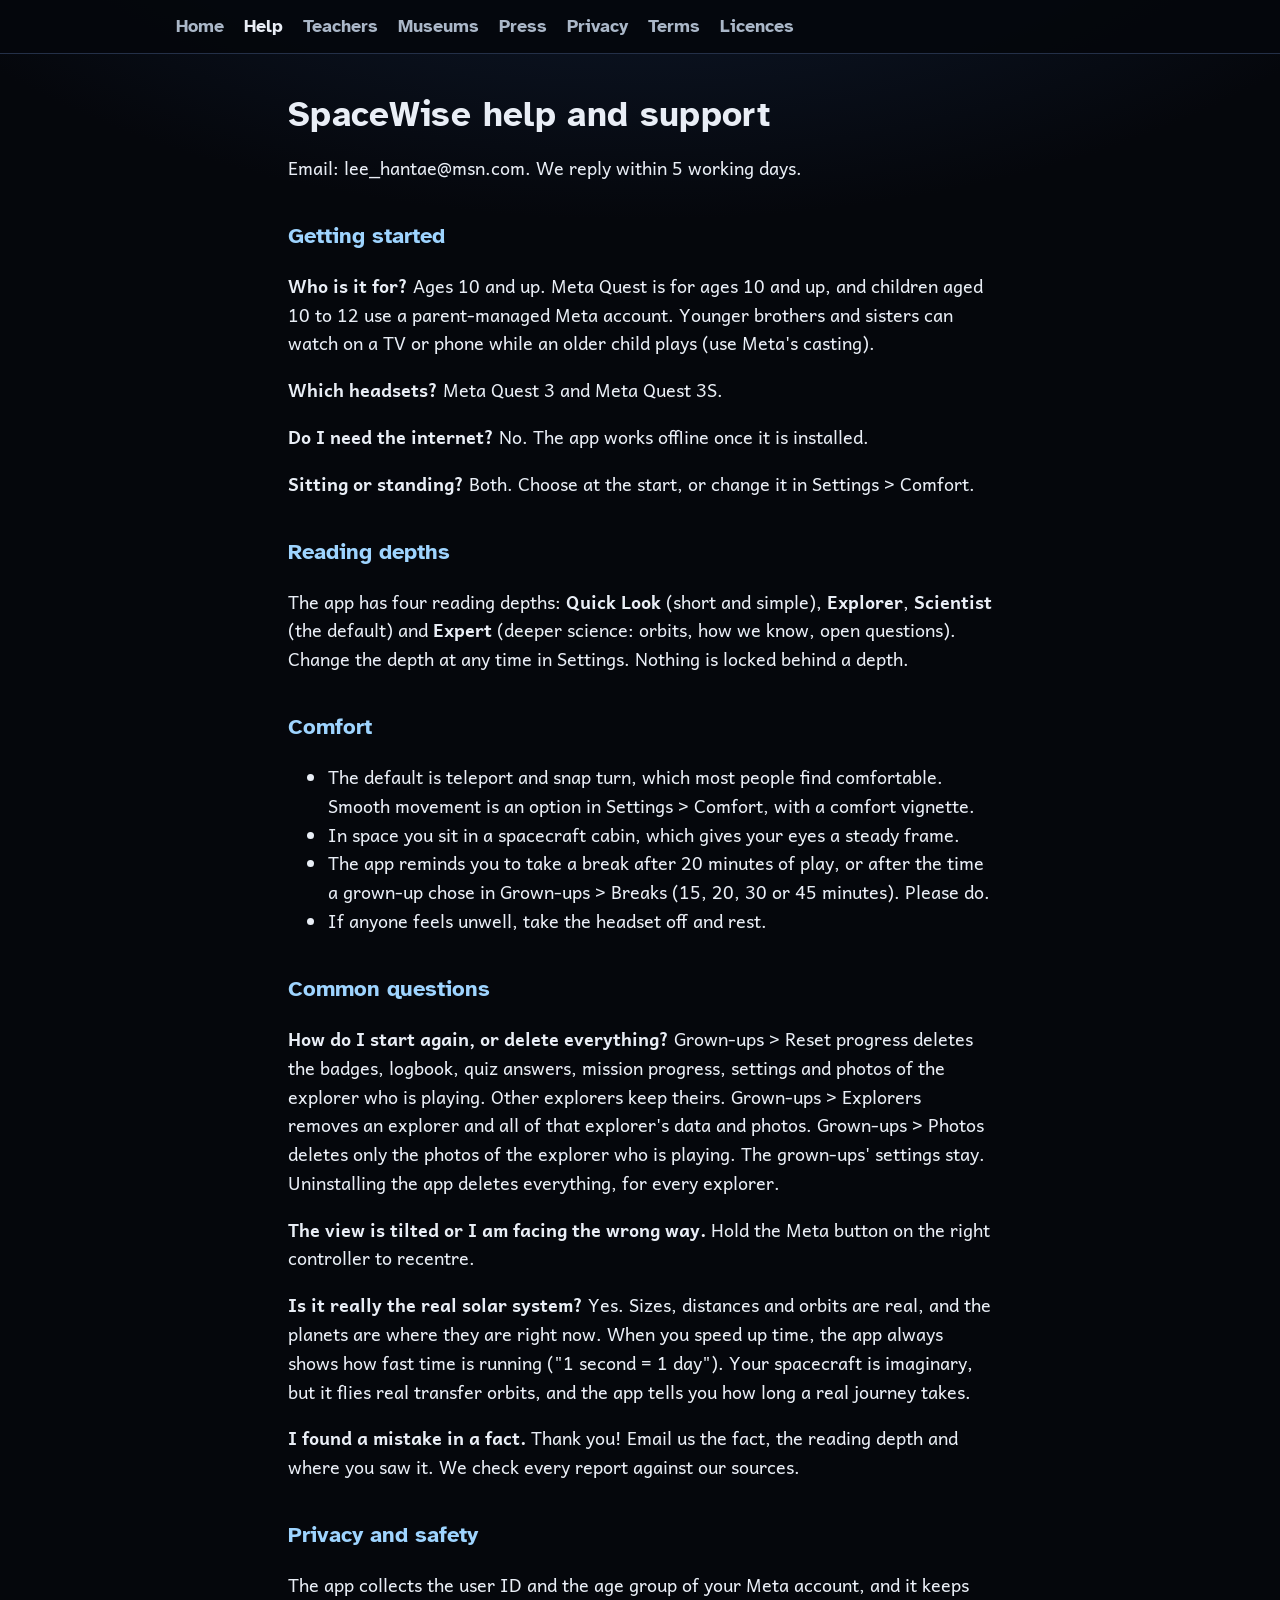
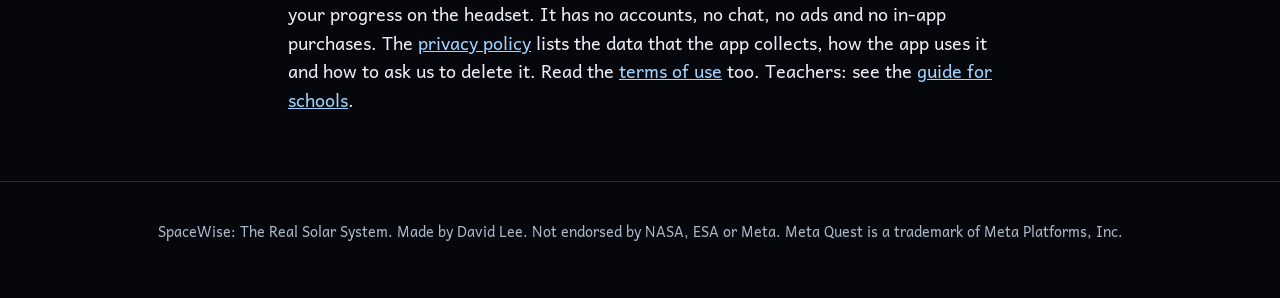
<file: support.html>
<!doctype html>
<html lang="en-GB">
<head>
<meta charset="utf-8">
<meta name="viewport" content="width=device-width, initial-scale=1">
<title>Help and support | SpaceWise: The Real Solar System</title>
<meta name="description" content="SpaceWise: The Real Solar System, for Meta Quest. The real solar system at its true size and in true time. For ages 10 and up. No ads, no chat, no accounts and no in-app purchases.">
<link rel="stylesheet" href="style.css">
<link rel="canonical" href="https://dhl84.github.io/spacewise/support.html">
</head>
<body>
<header><nav><a href="index.html">Home</a> <a href="support.html" aria-current="page">Help</a> <a href="teachers.html">Teachers</a> <a href="museums.html">Museums</a> <a href="press.html">Press</a> <a href="privacy.html">Privacy</a> <a href="terms.html">Terms</a> <a href="open-licences.html">Licences</a></nav></header>
<main>
<h1>SpaceWise help and support</h1>
<p>Email: lee_hantae@msn.com. We reply within 5 working days.</p>
<h2>Getting started</h2>
<p><strong>Who is it for?</strong> Ages 10 and up. Meta Quest is for ages 10 and up, and children aged 10 to 12 use a parent-managed Meta account. Younger brothers and sisters can watch on a TV or phone while an older child plays (use Meta's casting).</p>
<p><strong>Which headsets?</strong> Meta Quest 3 and Meta Quest 3S.</p>
<p><strong>Do I need the internet?</strong> No. The app works offline once it is installed.</p>
<p><strong>Sitting or standing?</strong> Both. Choose at the start, or change it in Settings &gt; Comfort.</p>
<h2>Reading depths</h2>
<p>The app has four reading depths: <strong>Quick Look</strong> (short and simple), <strong>Explorer</strong>, <strong>Scientist</strong> (the default) and <strong>Expert</strong> (deeper science: orbits, how we know, open questions). Change the depth at any time in Settings. Nothing is locked behind a depth.</p>
<h2>Comfort</h2>
<ul>
<li>The default is teleport and snap turn, which most people find comfortable. Smooth movement is an option in Settings &gt; Comfort, with a comfort vignette.</li>
<li>In space you sit in a spacecraft cabin, which gives your eyes a steady frame.</li>
<li>The app reminds you to take a break after 20 minutes of play, or after the time a grown-up chose in Grown-ups &gt; Breaks (15, 20, 30 or 45 minutes). Please do.</li>
<li>If anyone feels unwell, take the headset off and rest.</li>
</ul>
<h2>Common questions</h2>
<p><strong>How do I start again, or delete everything?</strong> Grown-ups &gt; Reset progress deletes the badges, logbook, quiz answers, mission progress, settings and photos of the explorer who is playing. Other explorers keep theirs. Grown-ups &gt; Explorers removes an explorer and all of that explorer's data and photos. Grown-ups &gt; Photos deletes only the photos of the explorer who is playing. The grown-ups' settings stay. Uninstalling the app deletes everything, for every explorer.</p>
<p><strong>The view is tilted or I am facing the wrong way.</strong> Hold the Meta button on the right controller to recentre.</p>
<p><strong>Is it really the real solar system?</strong> Yes. Sizes, distances and orbits are real, and the planets are where they are right now. When you speed up time, the app always shows how fast time is running ("1 second = 1 day"). Your spacecraft is imaginary, but it flies real transfer orbits, and the app tells you how long a real journey takes.</p>
<p><strong>I found a mistake in a fact.</strong> Thank you! Email us the fact, the reading depth and where you saw it. We check every report against our sources.</p>
<h2>Privacy and safety</h2>
<p>The app collects the user ID and the age group of your Meta account, and it keeps your progress on the headset. It has no accounts, no chat, no ads and no in-app purchases. The <a href="privacy.html">privacy policy</a> lists the data that the app collects, how the app uses it and how to ask us to delete it. Read the <a href="terms.html">terms of use</a> too. Teachers: see the <a href="teachers.html">guide for schools</a>.</p>
</main>
<footer><p>SpaceWise: The Real Solar System. Made by David Lee. Not endorsed by NASA, ESA or Meta. Meta Quest is a trademark of Meta Platforms, Inc.</p></footer>
</body>
</html>
</file>
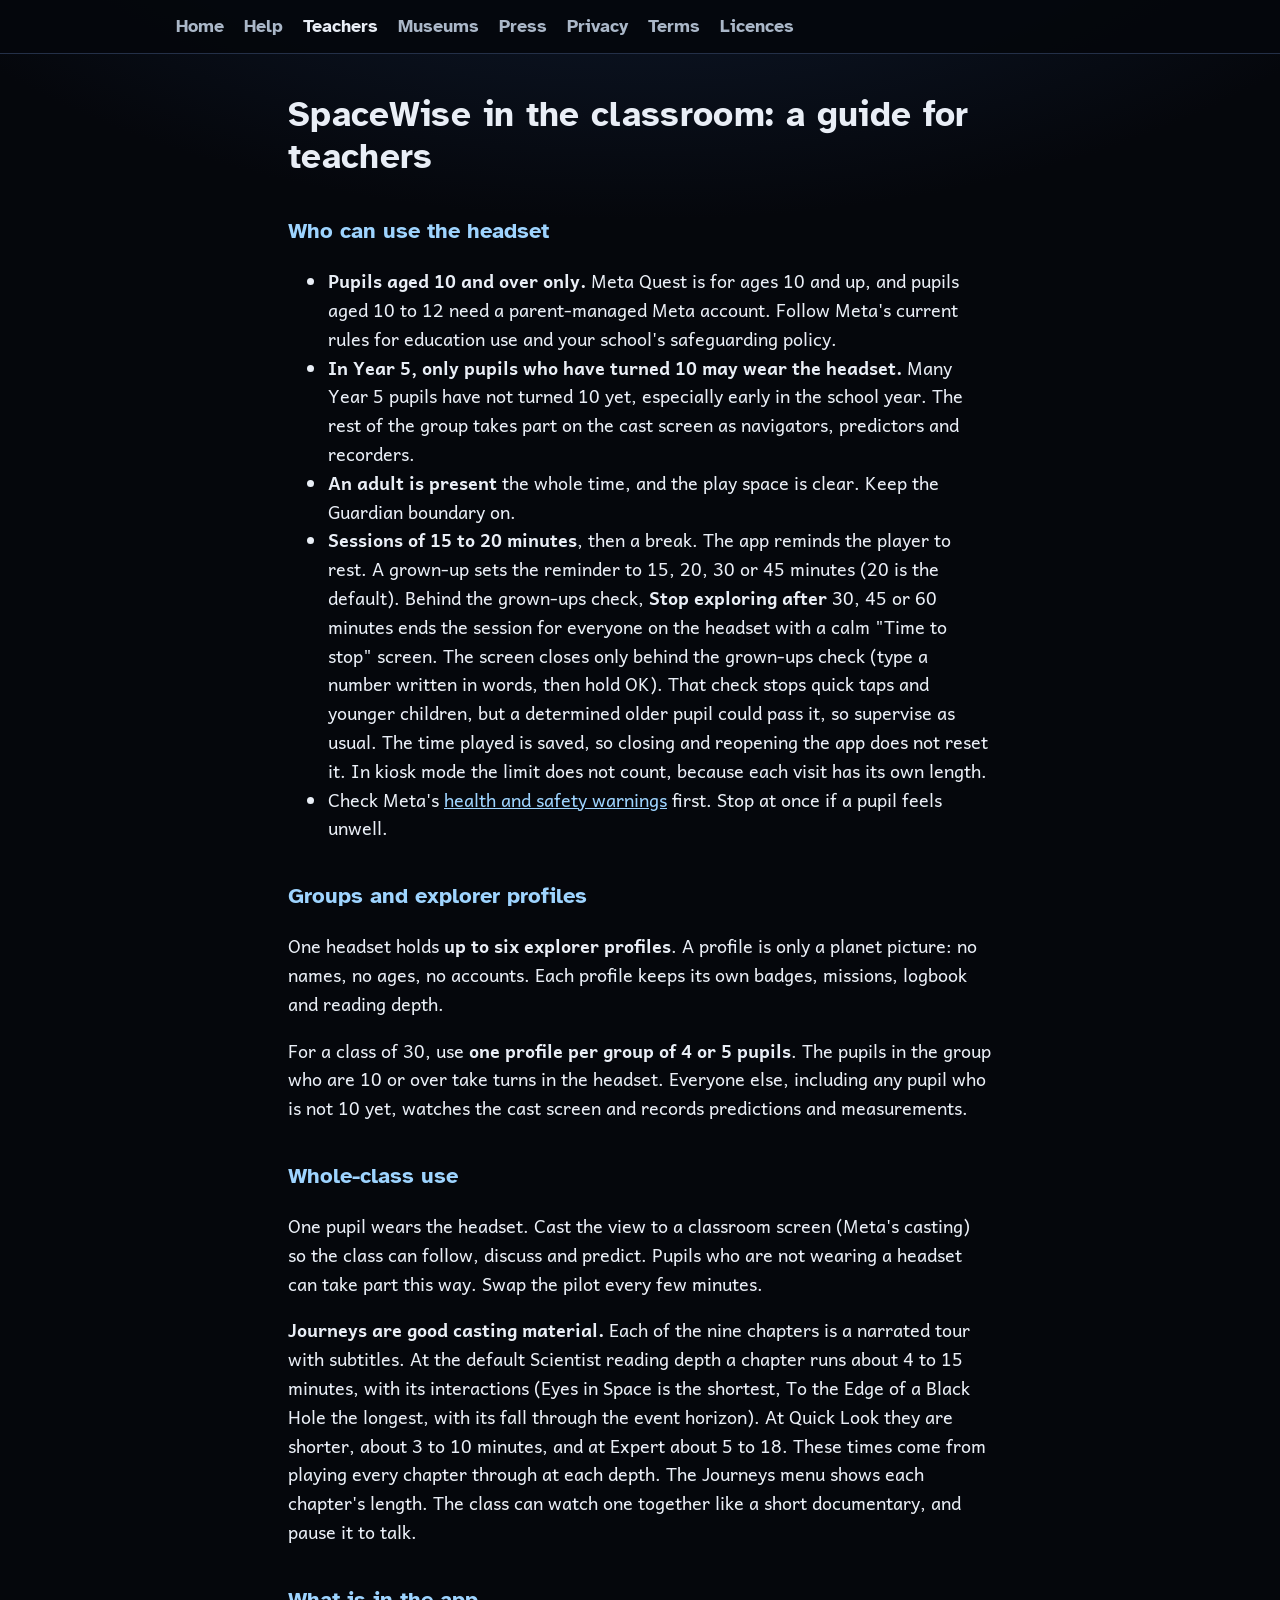
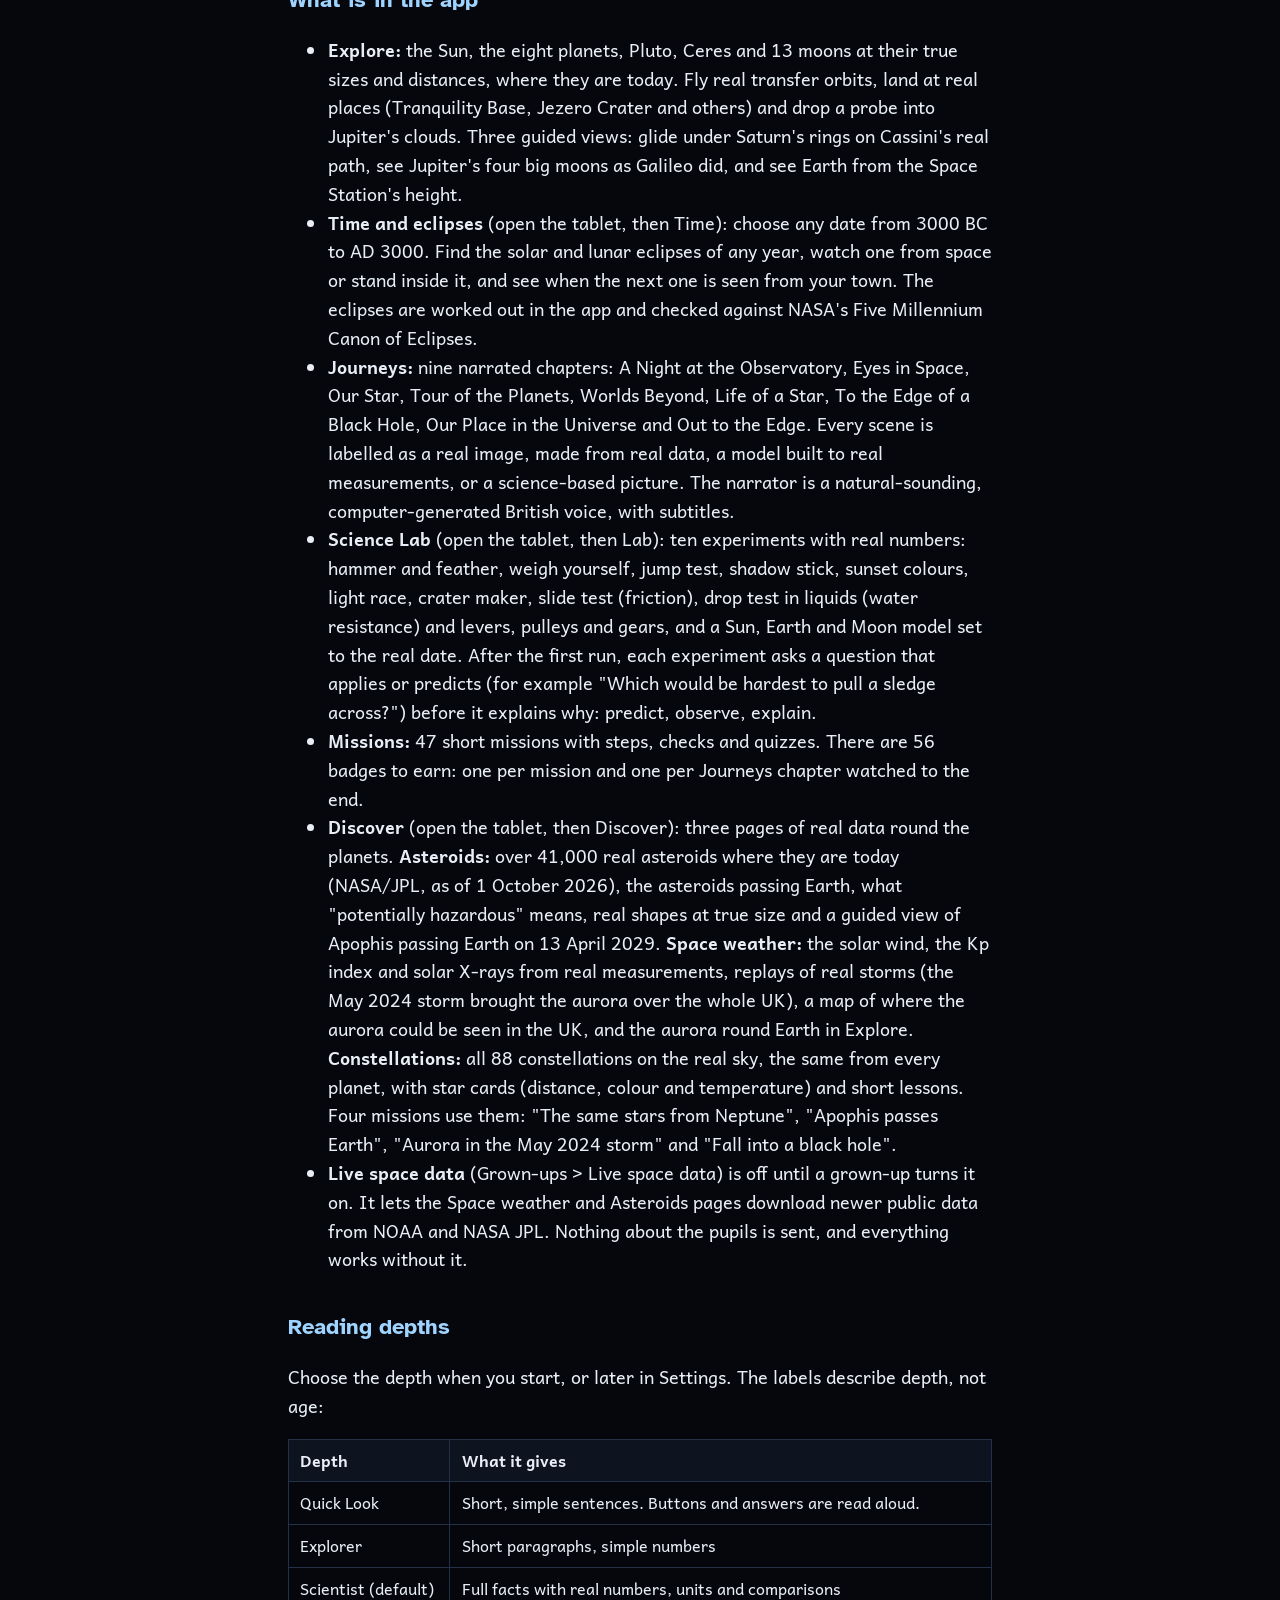
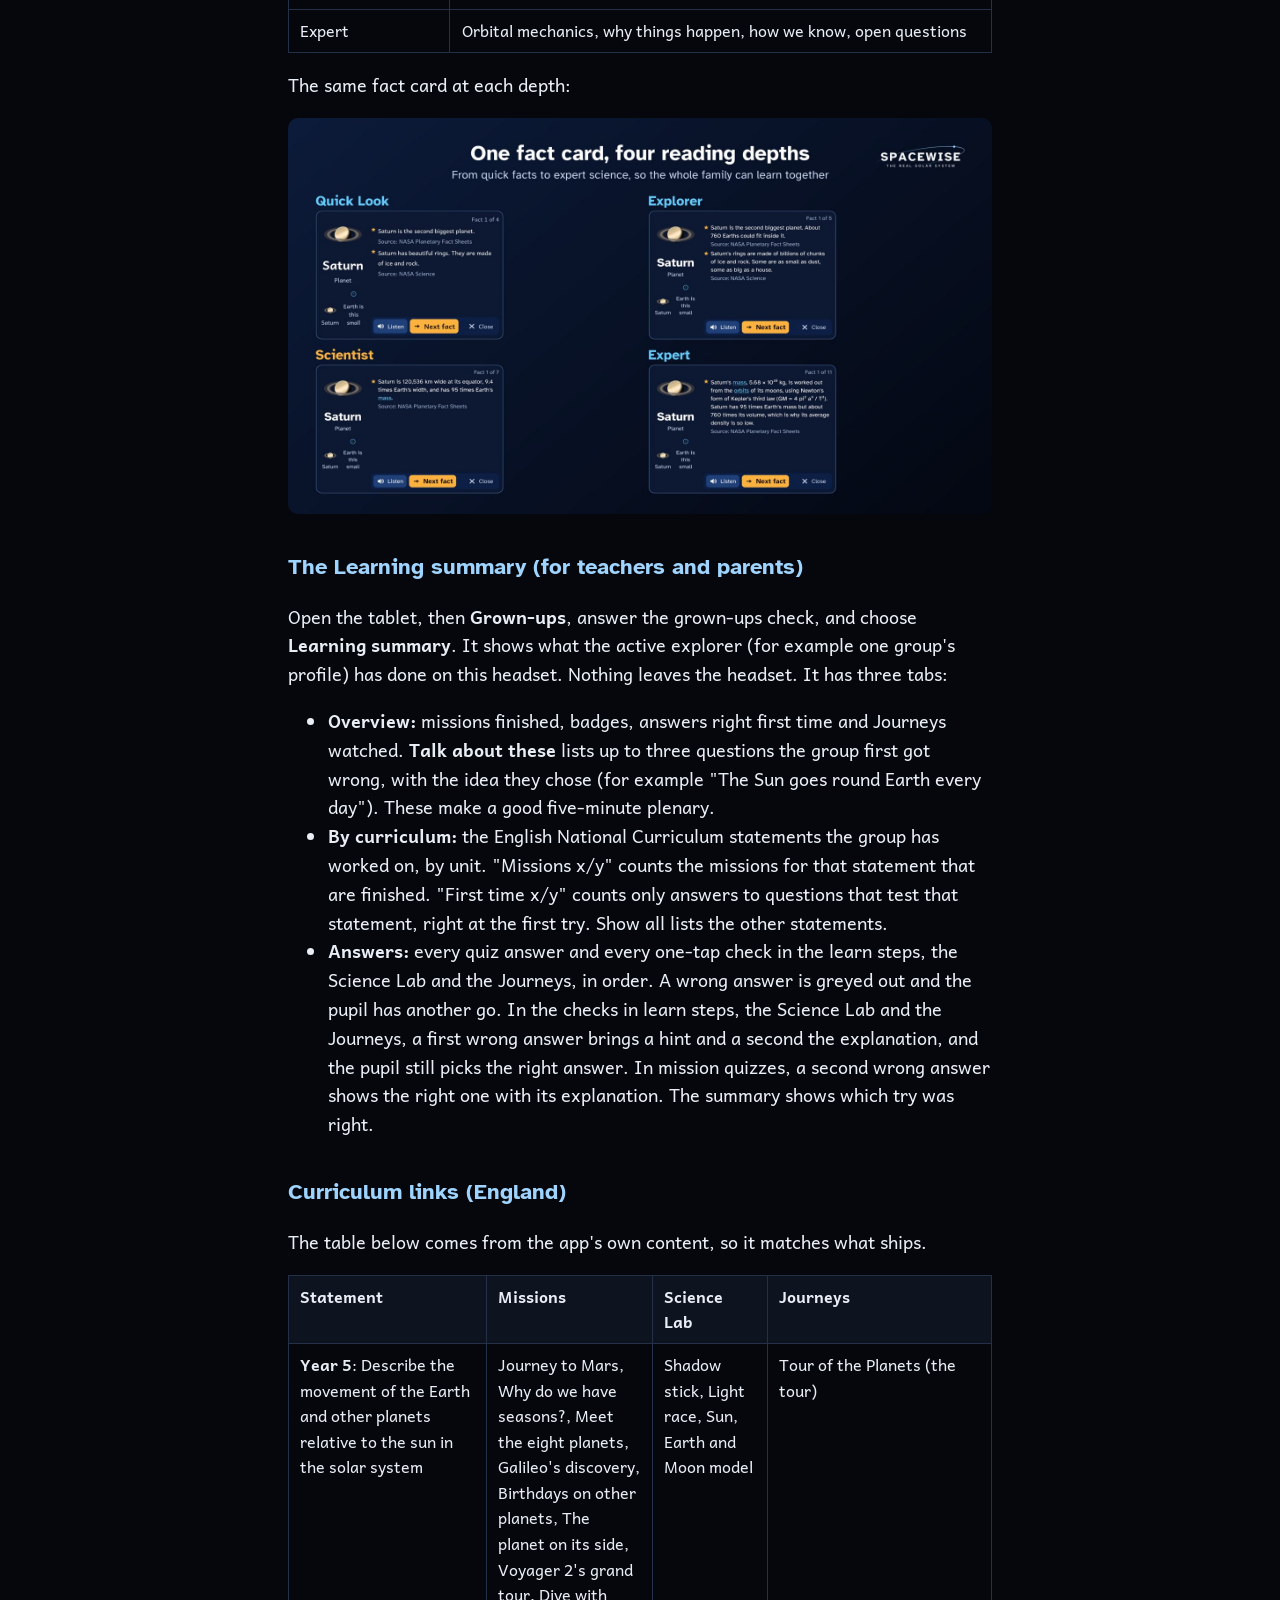
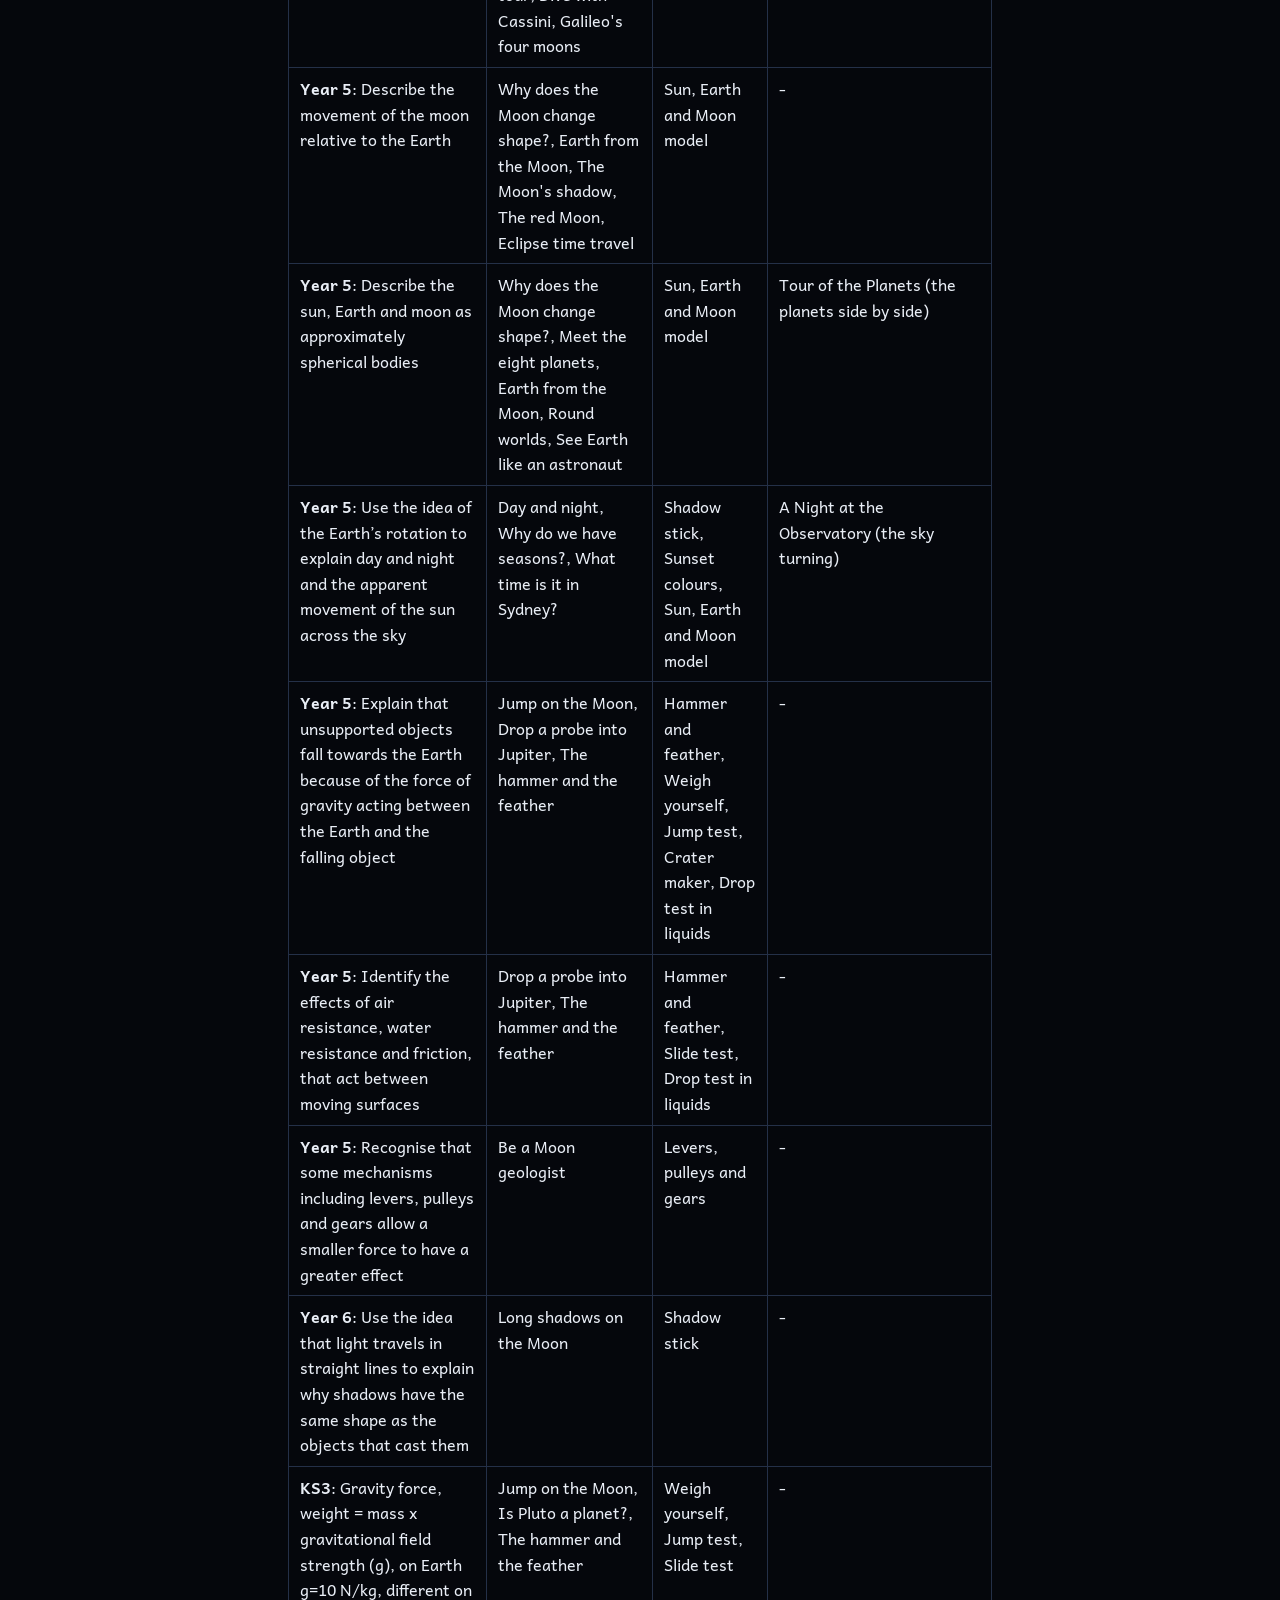
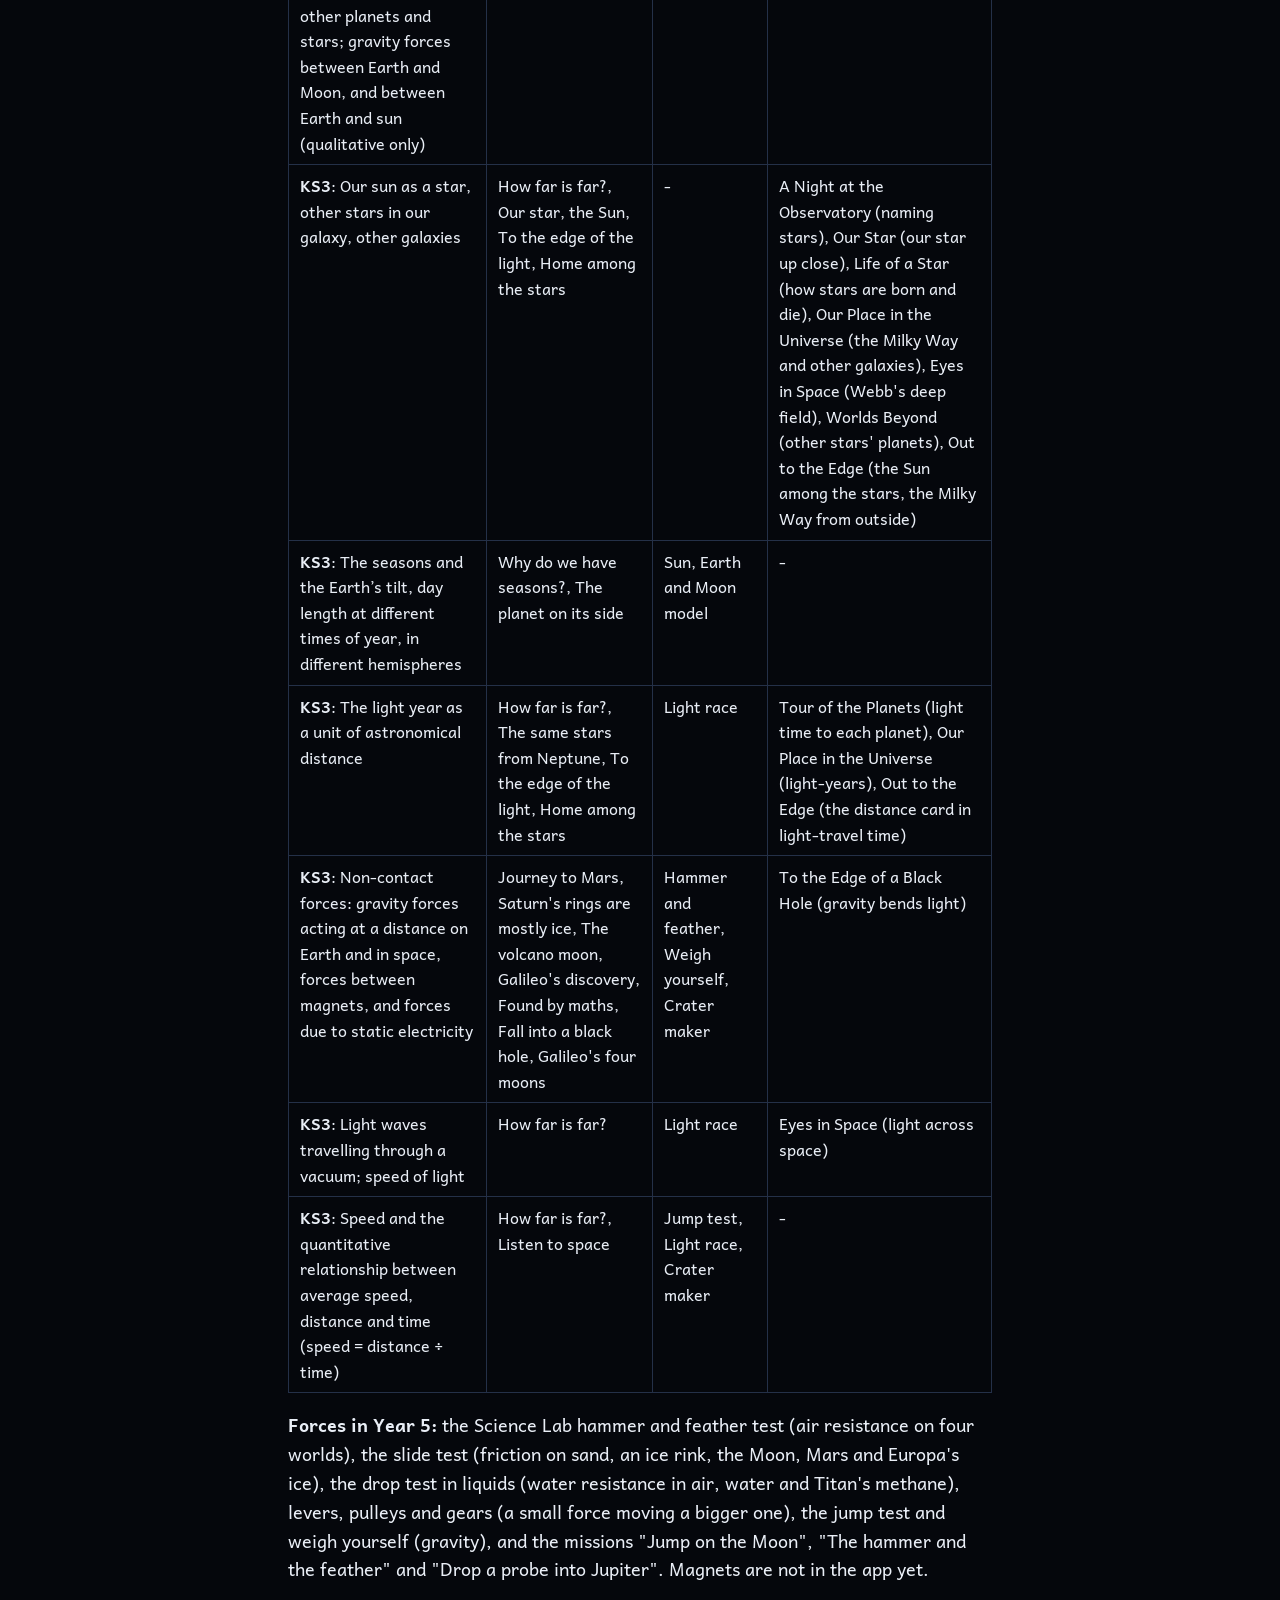
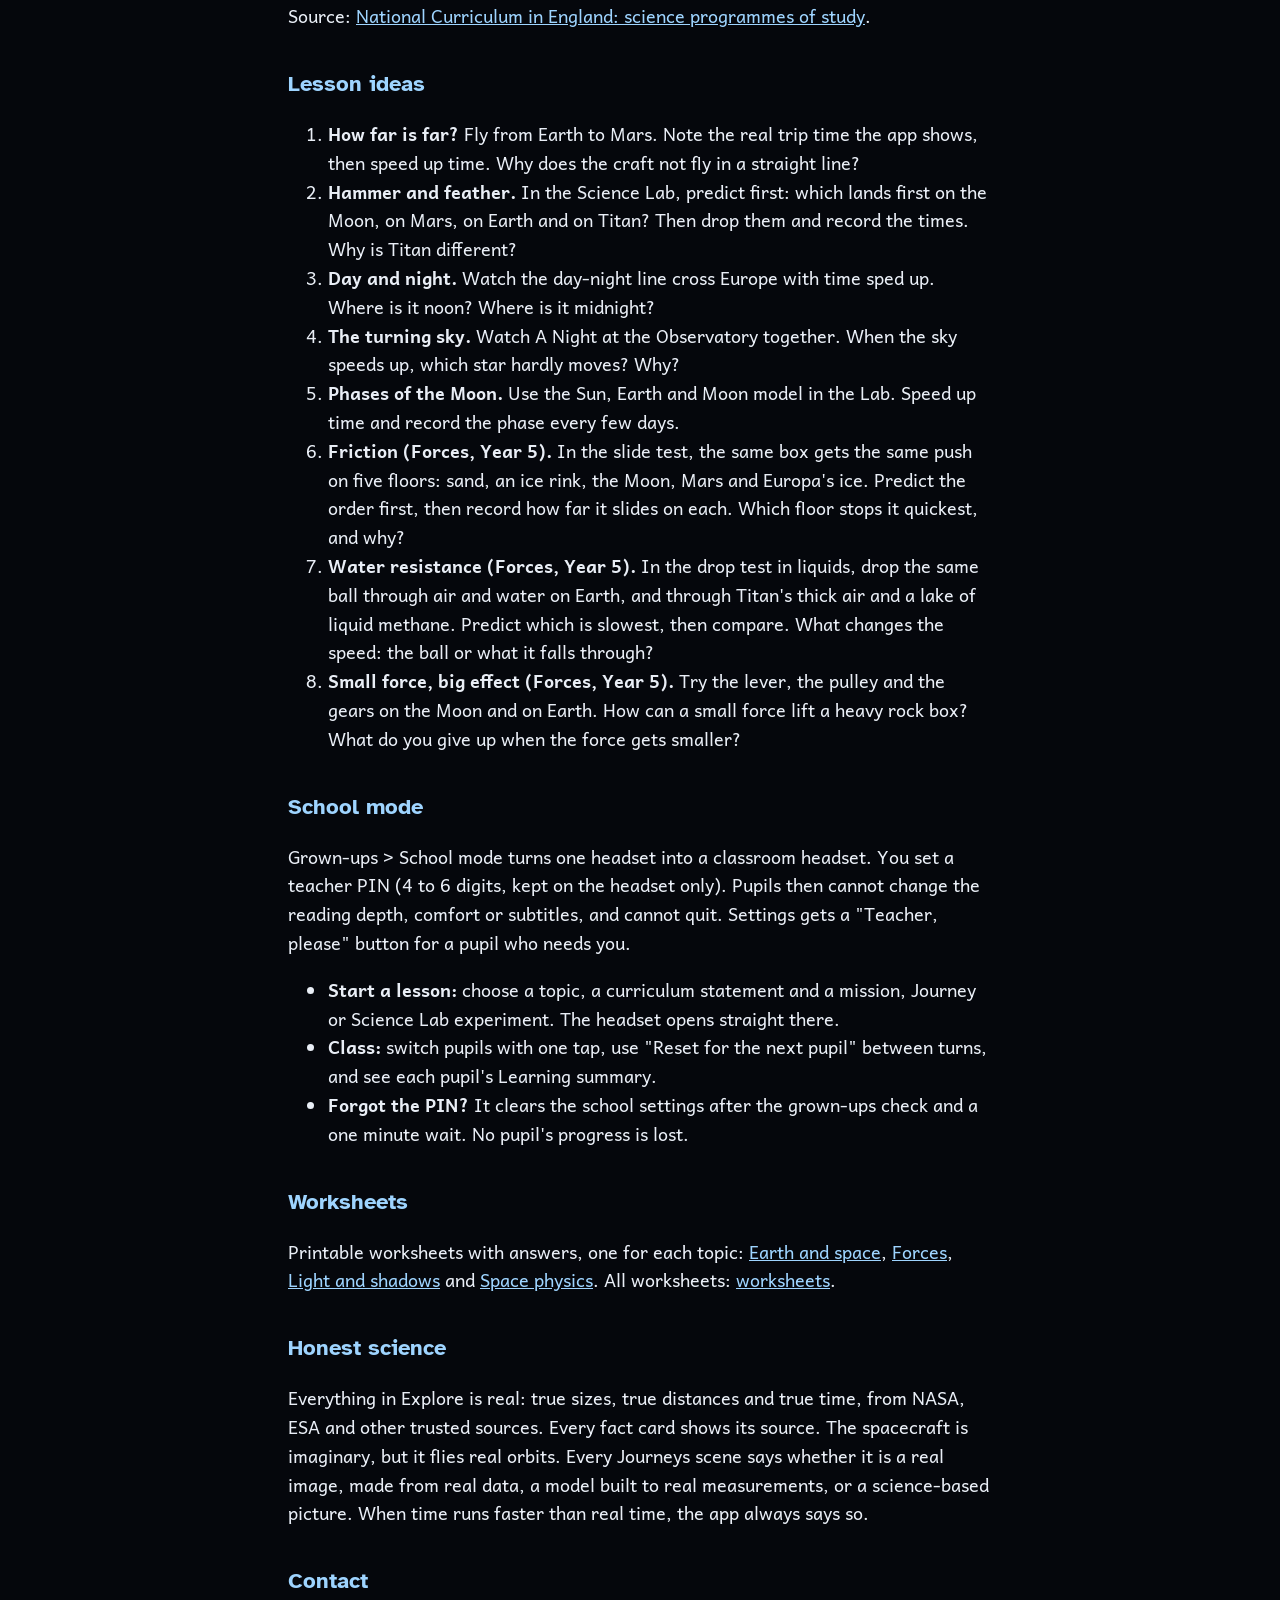
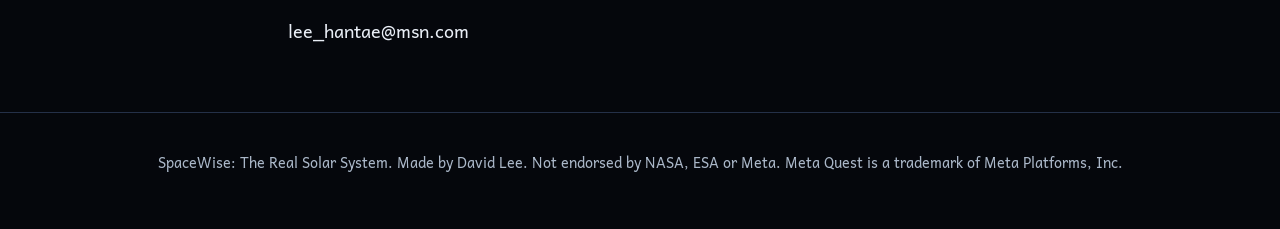
<file: teachers.html>
<!doctype html>
<html lang="en-GB">
<head>
<meta charset="utf-8">
<meta name="viewport" content="width=device-width, initial-scale=1">
<title>Guide for teachers | SpaceWise: The Real Solar System</title>
<meta name="description" content="SpaceWise: The Real Solar System, for Meta Quest. The real solar system at its true size and in true time. For ages 10 and up. No ads, no chat, no accounts and no in-app purchases.">
<link rel="stylesheet" href="style.css">
<link rel="canonical" href="https://dhl84.github.io/spacewise/teachers.html">
</head>
<body>
<header><nav><a href="index.html">Home</a> <a href="support.html">Help</a> <a href="teachers.html" aria-current="page">Teachers</a> <a href="museums.html">Museums</a> <a href="press.html">Press</a> <a href="privacy.html">Privacy</a> <a href="terms.html">Terms</a> <a href="open-licences.html">Licences</a></nav></header>
<main>
<h1>SpaceWise in the classroom: a guide for teachers</h1>
<h2>Who can use the headset</h2>
<ul>
<li><strong>Pupils aged 10 and over only.</strong> Meta Quest is for ages 10 and up, and pupils aged 10 to 12 need a parent-managed Meta account. Follow Meta's current rules for education use and your school's safeguarding policy.</li>
<li><strong>In Year 5, only pupils who have turned 10 may wear the headset.</strong> Many Year 5 pupils have not turned 10 yet, especially early in the school year. The rest of the group takes part on the cast screen as navigators, predictors and recorders.</li>
<li><strong>An adult is present</strong> the whole time, and the play space is clear. Keep the Guardian boundary on.</li>
<li><strong>Sessions of 15 to 20 minutes</strong>, then a break. The app reminds the player to rest. A grown-up sets the reminder to 15, 20, 30 or 45 minutes (20 is the default). Behind the grown-ups check, <strong>Stop exploring after</strong> 30, 45 or 60 minutes ends the session for everyone on the headset with a calm "Time to stop" screen. The screen closes only behind the grown-ups check (type a number written in words, then hold OK). That check stops quick taps and younger children, but a determined older pupil could pass it, so supervise as usual. The time played is saved, so closing and reopening the app does not reset it. In kiosk mode the limit does not count, because each visit has its own length.</li>
<li>Check Meta's <a href="https://www.meta.com/legal/quest/health-and-safety-warnings/">health and safety warnings</a> first. Stop at once if a pupil feels unwell.</li>
</ul>
<h2>Groups and explorer profiles</h2>
<p>One headset holds <strong>up to six explorer profiles</strong>. A profile is only a planet picture: no names, no ages, no accounts. Each profile keeps its own badges, missions, logbook and reading depth.</p>
<p>For a class of 30, use <strong>one profile per group of 4 or 5 pupils</strong>. The pupils in the group who are 10 or over take turns in the headset. Everyone else, including any pupil who is not 10 yet, watches the cast screen and records predictions and measurements.</p>
<h2>Whole-class use</h2>
<p>One pupil wears the headset. Cast the view to a classroom screen (Meta's casting) so the class can follow, discuss and predict. Pupils who are not wearing a headset can take part this way. Swap the pilot every few minutes.</p>
<p><strong>Journeys are good casting material.</strong> Each of the nine chapters is a narrated tour with subtitles. At the default Scientist reading depth a chapter runs about 4 to 15 minutes, with its interactions (Eyes in Space is the shortest, To the Edge of a Black Hole the longest, with its fall through the event horizon). At Quick Look they are shorter, about 3 to 10 minutes, and at Expert about 5 to 18. These times come from playing every chapter through at each depth. The Journeys menu shows each chapter's length. The class can watch one together like a short documentary, and pause it to talk.</p>
<h2>What is in the app</h2>
<ul>
<li><strong>Explore:</strong> the Sun, the eight planets, Pluto, Ceres and 13 moons at their true sizes and distances, where they are today. Fly real transfer orbits, land at real places (Tranquility Base, Jezero Crater and others) and drop a probe into Jupiter's clouds. Three guided views: glide under Saturn's rings on Cassini's real path, see Jupiter's four big moons as Galileo did, and see Earth from the Space Station's height.</li>
<li><strong>Time and eclipses</strong> (open the tablet, then Time): choose any date from 3000 BC to AD 3000. Find the solar and lunar eclipses of any year, watch one from space or stand inside it, and see when the next one is seen from your town. The eclipses are worked out in the app and checked against NASA's Five Millennium Canon of Eclipses.</li>
<li><strong>Journeys:</strong> nine narrated chapters: A Night at the Observatory, Eyes in Space, Our Star, Tour of the Planets, Worlds Beyond, Life of a Star, To the Edge of a Black Hole, Our Place in the Universe and Out to the Edge. Every scene is labelled as a real image, made from real data, a model built to real measurements, or a science-based picture. The narrator is a natural-sounding, computer-generated British voice, with subtitles.</li>
<li><strong>Science Lab</strong> (open the tablet, then Lab): ten experiments with real numbers: hammer and feather, weigh yourself, jump test, shadow stick, sunset colours, light race, crater maker, slide test (friction), drop test in liquids (water resistance) and levers, pulleys and gears, and a Sun, Earth and Moon model set to the real date. After the first run, each experiment asks a question that applies or predicts (for example "Which would be hardest to pull a sledge across?") before it explains why: predict, observe, explain.</li>
<li><strong>Missions:</strong> 47 short missions with steps, checks and quizzes. There are 56 badges to earn: one per mission and one per Journeys chapter watched to the end.</li>
<li><strong>Discover</strong> (open the tablet, then Discover): three pages of real data round the planets. <strong>Asteroids:</strong> over 41,000 real asteroids where they are today (NASA/JPL, as of 1 October 2026), the asteroids passing Earth, what "potentially hazardous" means, real shapes at true size and a guided view of Apophis passing Earth on 13 April 2029. <strong>Space weather:</strong> the solar wind, the Kp index and solar X-rays from real measurements, replays of real storms (the May 2024 storm brought the aurora over the whole UK), a map of where the aurora could be seen in the UK, and the aurora round Earth in Explore. <strong>Constellations:</strong> all 88 constellations on the real sky, the same from every planet, with star cards (distance, colour and temperature) and short lessons. Four missions use them: "The same stars from Neptune", "Apophis passes Earth", "Aurora in the May 2024 storm" and "Fall into a black hole".</li>
<li><strong>Live space data</strong> (Grown-ups &gt; Live space data) is off until a grown-up turns it on. It lets the Space weather and Asteroids pages download newer public data from NOAA and NASA JPL. Nothing about the pupils is sent, and everything works without it.</li>
</ul>
<h2>Reading depths</h2>
<p>Choose the depth when you start, or later in Settings. The labels describe depth, not age:</p>
<table>
<thead>
<tr>
<th>Depth</th>
<th>What it gives</th>
</tr>
</thead>
<tbody>
<tr>
<td>Quick Look</td>
<td>Short, simple sentences. Buttons and answers are read aloud.</td>
</tr>
<tr>
<td>Explorer</td>
<td>Short paragraphs, simple numbers</td>
</tr>
<tr>
<td>Scientist (default)</td>
<td>Full facts with real numbers, units and comparisons</td>
</tr>
<tr>
<td>Expert</td>
<td>Orbital mechanics, why things happen, how we know, open questions</td>
</tr>
</tbody>
</table>
<p>The same fact card at each depth:</p>
<p><img src="img/reading_depths.jpg" alt="The Saturn fact card in the app at the four reading depths, from Quick Look to Expert"></p>
<h2>The Learning summary (for teachers and parents)</h2>
<p>Open the tablet, then <strong>Grown-ups</strong>, answer the grown-ups check, and choose <strong>Learning summary</strong>. It shows what the active explorer (for example one group's profile) has done on this headset. Nothing leaves the headset. It has three tabs:</p>
<ul>
<li><strong>Overview:</strong> missions finished, badges, answers right first time and Journeys watched. <strong>Talk about these</strong> lists up to three questions the group first got wrong, with the idea they chose (for example "The Sun goes round Earth every day"). These make a good five-minute plenary.</li>
<li><strong>By curriculum:</strong> the English National Curriculum statements the group has worked on, by unit. "Missions x/y" counts the missions for that statement that are finished. "First time x/y" counts only answers to questions that test that statement, right at the first try. Show all lists the other statements.</li>
<li><strong>Answers:</strong> every quiz answer and every one-tap check in the learn steps, the Science Lab and the Journeys, in order. A wrong answer is greyed out and the pupil has another go. In the checks in learn steps, the Science Lab and the Journeys, a first wrong answer brings a hint and a second the explanation, and the pupil still picks the right answer. In mission quizzes, a second wrong answer shows the right one with its explanation. The summary shows which try was right.</li>
</ul>
<h2>Curriculum links (England)</h2>
<p>The table below comes from the app's own content, so it matches what ships.</p>
<table>
<thead>
<tr>
<th>Statement</th>
<th>Missions</th>
<th>Science Lab</th>
<th>Journeys</th>
</tr>
</thead>
<tbody>
<tr>
<td><strong>Year 5</strong>: Describe the movement of the Earth and other planets relative to the sun in the solar system</td>
<td>Journey to Mars, Why do we have seasons?, Meet the eight planets, Galileo's discovery, Birthdays on other planets, The planet on its side, Voyager 2's grand tour, Dive with Cassini, Galileo's four moons</td>
<td>Shadow stick, Light race, Sun, Earth and Moon model</td>
<td>Tour of the Planets (the tour)</td>
</tr>
<tr>
<td><strong>Year 5</strong>: Describe the movement of the moon relative to the Earth</td>
<td>Why does the Moon change shape?, Earth from the Moon, The Moon's shadow, The red Moon, Eclipse time travel</td>
<td>Sun, Earth and Moon model</td>
<td>-</td>
</tr>
<tr>
<td><strong>Year 5</strong>: Describe the sun, Earth and moon as approximately spherical bodies</td>
<td>Why does the Moon change shape?, Meet the eight planets, Earth from the Moon, Round worlds, See Earth like an astronaut</td>
<td>Sun, Earth and Moon model</td>
<td>Tour of the Planets (the planets side by side)</td>
</tr>
<tr>
<td><strong>Year 5</strong>: Use the idea of the Earth’s rotation to explain day and night and the apparent movement of the sun across the sky</td>
<td>Day and night, Why do we have seasons?, What time is it in Sydney?</td>
<td>Shadow stick, Sunset colours, Sun, Earth and Moon model</td>
<td>A Night at the Observatory (the sky turning)</td>
</tr>
<tr>
<td><strong>Year 5</strong>: Explain that unsupported objects fall towards the Earth because of the force of gravity acting between the Earth and the falling object</td>
<td>Jump on the Moon, Drop a probe into Jupiter, The hammer and the feather</td>
<td>Hammer and feather, Weigh yourself, Jump test, Crater maker, Drop test in liquids</td>
<td>-</td>
</tr>
<tr>
<td><strong>Year 5</strong>: Identify the effects of air resistance, water resistance and friction, that act between moving surfaces</td>
<td>Drop a probe into Jupiter, The hammer and the feather</td>
<td>Hammer and feather, Slide test, Drop test in liquids</td>
<td>-</td>
</tr>
<tr>
<td><strong>Year 5</strong>: Recognise that some mechanisms including levers, pulleys and gears allow a smaller force to have a greater effect</td>
<td>Be a Moon geologist</td>
<td>Levers, pulleys and gears</td>
<td>-</td>
</tr>
<tr>
<td><strong>Year 6</strong>: Use the idea that light travels in straight lines to explain why shadows have the same shape as the objects that cast them</td>
<td>Long shadows on the Moon</td>
<td>Shadow stick</td>
<td>-</td>
</tr>
<tr>
<td><strong>KS3</strong>: Gravity force, weight = mass x gravitational field strength (g), on Earth g=10 N/kg, different on other planets and stars; gravity forces between Earth and Moon, and between Earth and sun (qualitative only)</td>
<td>Jump on the Moon, Is Pluto a planet?, The hammer and the feather</td>
<td>Weigh yourself, Jump test, Slide test</td>
<td>-</td>
</tr>
<tr>
<td><strong>KS3</strong>: Our sun as a star, other stars in our galaxy, other galaxies</td>
<td>How far is far?, Our star, the Sun, To the edge of the light, Home among the stars</td>
<td>-</td>
<td>A Night at the Observatory (naming stars), Our Star (our star up close), Life of a Star (how stars are born and die), Our Place in the Universe (the Milky Way and other galaxies), Eyes in Space (Webb's deep field), Worlds Beyond (other stars' planets), Out to the Edge (the Sun among the stars, the Milky Way from outside)</td>
</tr>
<tr>
<td><strong>KS3</strong>: The seasons and the Earth’s tilt, day length at different times of year, in different hemispheres</td>
<td>Why do we have seasons?, The planet on its side</td>
<td>Sun, Earth and Moon model</td>
<td>-</td>
</tr>
<tr>
<td><strong>KS3</strong>: The light year as a unit of astronomical distance</td>
<td>How far is far?, The same stars from Neptune, To the edge of the light, Home among the stars</td>
<td>Light race</td>
<td>Tour of the Planets (light time to each planet), Our Place in the Universe (light-years), Out to the Edge (the distance card in light-travel time)</td>
</tr>
<tr>
<td><strong>KS3</strong>: Non-contact forces: gravity forces acting at a distance on Earth and in space, forces between magnets, and forces due to static electricity</td>
<td>Journey to Mars, Saturn's rings are mostly ice, The volcano moon, Galileo's discovery, Found by maths, Fall into a black hole, Galileo's four moons</td>
<td>Hammer and feather, Weigh yourself, Crater maker</td>
<td>To the Edge of a Black Hole (gravity bends light)</td>
</tr>
<tr>
<td><strong>KS3</strong>: Light waves travelling through a vacuum; speed of light</td>
<td>How far is far?</td>
<td>Light race</td>
<td>Eyes in Space (light across space)</td>
</tr>
<tr>
<td><strong>KS3</strong>: Speed and the quantitative relationship between average speed, distance and time (speed = distance ÷ time)</td>
<td>How far is far?, Listen to space</td>
<td>Jump test, Light race, Crater maker</td>
<td>-</td>
</tr>
</tbody>
</table>
<p><strong>Forces in Year 5:</strong> the Science Lab hammer and feather test (air resistance on four worlds), the slide test (friction on sand, an ice rink, the Moon, Mars and Europa's ice), the drop test in liquids (water resistance in air, water and Titan's methane), levers, pulleys and gears (a small force moving a bigger one), the jump test and weigh yourself (gravity), and the missions "Jump on the Moon", "The hammer and the feather" and "Drop a probe into Jupiter". Magnets are not in the app yet.</p>
<p>Source: <a href="https://www.gov.uk/government/publications/national-curriculum-in-england-science-programmes-of-study">National Curriculum in England: science programmes of study</a>.</p>
<h2>Lesson ideas</h2>
<ol>
<li><strong>How far is far?</strong> Fly from Earth to Mars. Note the real trip time the app shows, then speed up time. Why does the craft not fly in a straight line?</li>
<li><strong>Hammer and feather.</strong> In the Science Lab, predict first: which lands first on the Moon, on Mars, on Earth and on Titan? Then drop them and record the times. Why is Titan different?</li>
<li><strong>Day and night.</strong> Watch the day-night line cross Europe with time sped up. Where is it noon? Where is it midnight?</li>
<li><strong>The turning sky.</strong> Watch A Night at the Observatory together. When the sky speeds up, which star hardly moves? Why?</li>
<li><strong>Phases of the Moon.</strong> Use the Sun, Earth and Moon model in the Lab. Speed up time and record the phase every few days.</li>
<li><strong>Friction (Forces, Year 5).</strong> In the slide test, the same box gets the same push on five floors: sand, an ice rink, the Moon, Mars and Europa's ice. Predict the order first, then record how far it slides on each. Which floor stops it quickest, and why?</li>
<li><strong>Water resistance (Forces, Year 5).</strong> In the drop test in liquids, drop the same ball through air and water on Earth, and through Titan's thick air and a lake of liquid methane. Predict which is slowest, then compare. What changes the speed: the ball or what it falls through?</li>
<li><strong>Small force, big effect (Forces, Year 5).</strong> Try the lever, the pulley and the gears on the Moon and on Earth. How can a small force lift a heavy rock box? What do you give up when the force gets smaller?</li>
</ol>
<h2>School mode</h2>
<p>Grown-ups &gt; School mode turns one headset into a classroom headset. You set a teacher PIN (4 to 6 digits, kept on the headset only). Pupils then cannot change the reading depth, comfort or subtitles, and cannot quit. Settings gets a "Teacher, please" button for a pupil who needs you.</p>
<ul>
<li><strong>Start a lesson:</strong> choose a topic, a curriculum statement and a mission, Journey or Science Lab experiment. The headset opens straight there.</li>
<li><strong>Class:</strong> switch pupils with one tap, use "Reset for the next pupil" between turns, and see each pupil's Learning summary.</li>
<li><strong>Forgot the PIN?</strong> It clears the school settings after the grown-ups check and a one minute wait. No pupil's progress is lost.</li>
</ul>
<h2>Worksheets</h2>
<p>Printable worksheets with answers, one for each topic: <a href="worksheet-earth-and-space.html">Earth and space</a>, <a href="worksheet-forces.html">Forces</a>, <a href="worksheet-light-and-shadows.html">Light and shadows</a> and <a href="worksheet-space-physics.html">Space physics</a>. All worksheets: <a href="worksheets.html">worksheets</a>.</p>
<h2>Honest science</h2>
<p>Everything in Explore is real: true sizes, true distances and true time, from NASA, ESA and other trusted sources. Every fact card shows its source. The spacecraft is imaginary, but it flies real orbits. Every Journeys scene says whether it is a real image, made from real data, a model built to real measurements, or a science-based picture. When time runs faster than real time, the app always says so.</p>
<h2>Contact</h2>
<p>lee_hantae@msn.com</p>
</main>
<footer><p>SpaceWise: The Real Solar System. Made by David Lee. Not endorsed by NASA, ESA or Meta. Meta Quest is a trademark of Meta Platforms, Inc.</p></footer>
</body>
</html>
</file>
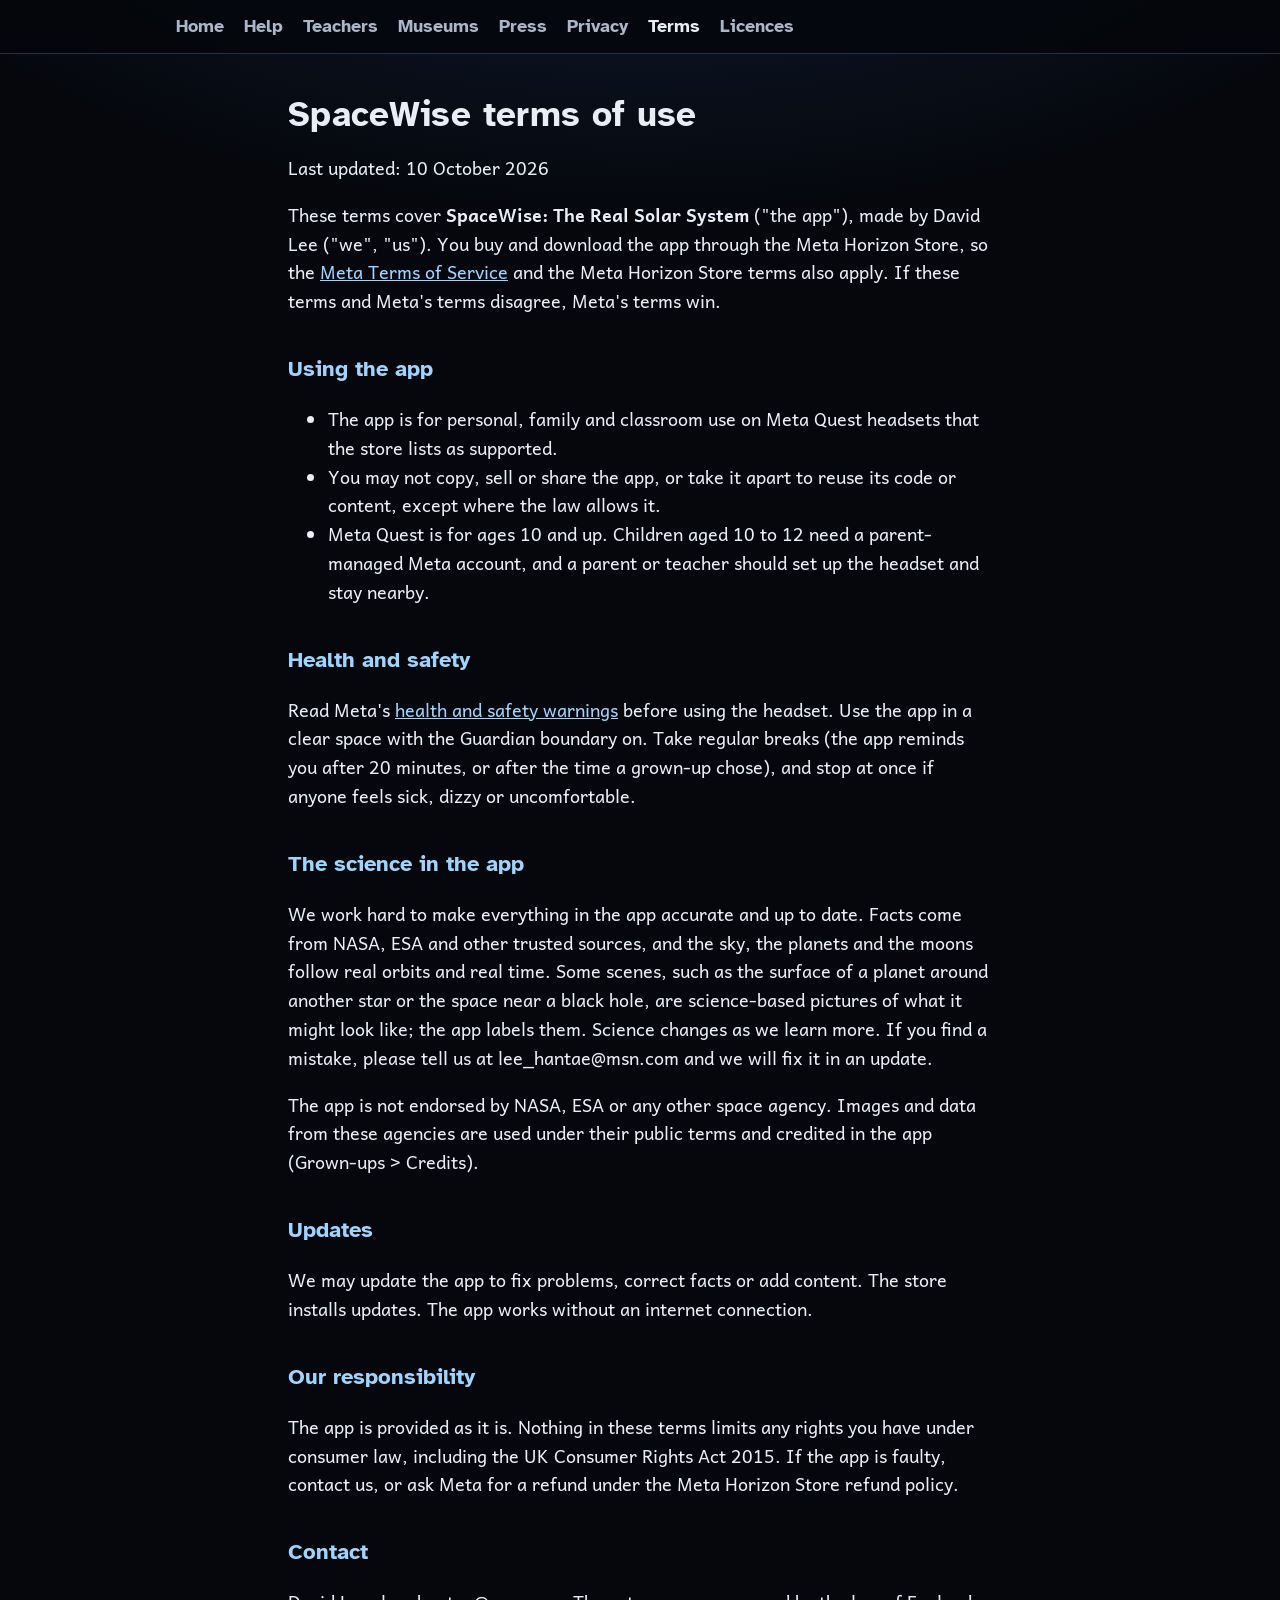
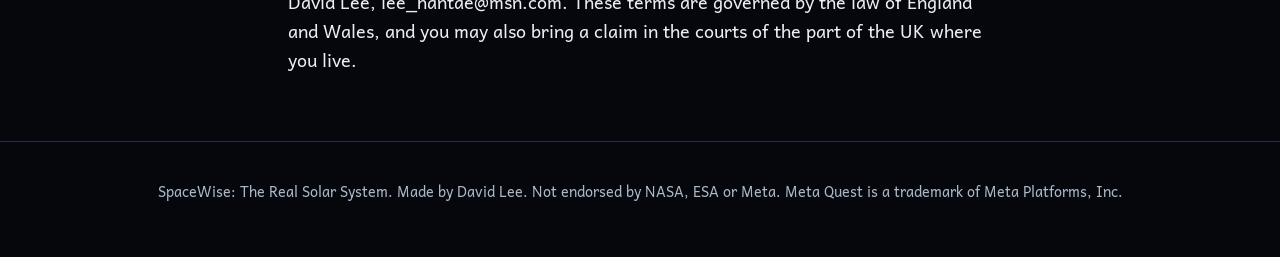
<file: terms.html>
<!doctype html>
<html lang="en-GB">
<head>
<meta charset="utf-8">
<meta name="viewport" content="width=device-width, initial-scale=1">
<title>Terms of use | SpaceWise: The Real Solar System</title>
<meta name="description" content="SpaceWise: The Real Solar System, for Meta Quest. The real solar system at its true size and in true time. For ages 10 and up. No ads, no chat, no accounts and no in-app purchases.">
<link rel="stylesheet" href="style.css">
<link rel="canonical" href="https://dhl84.github.io/spacewise/terms.html">
</head>
<body>
<header><nav><a href="index.html">Home</a> <a href="support.html">Help</a> <a href="teachers.html">Teachers</a> <a href="museums.html">Museums</a> <a href="press.html">Press</a> <a href="privacy.html">Privacy</a> <a href="terms.html" aria-current="page">Terms</a> <a href="open-licences.html">Licences</a></nav></header>
<main>
<h1>SpaceWise terms of use</h1>
<p>Last updated: 10 October 2026</p>
<p>These terms cover <strong>SpaceWise: The Real Solar System</strong> ("the app"), made by David Lee ("we", "us"). You buy and download the app through the Meta Horizon Store, so the <a href="https://www.meta.com/legal/terms/">Meta Terms of Service</a> and the Meta Horizon Store terms also apply. If these terms and Meta's terms disagree, Meta's terms win.</p>
<h2>Using the app</h2>
<ul>
<li>The app is for personal, family and classroom use on Meta Quest headsets that the store lists as supported.</li>
<li>You may not copy, sell or share the app, or take it apart to reuse its code or content, except where the law allows it.</li>
<li>Meta Quest is for ages 10 and up. Children aged 10 to 12 need a parent-managed Meta account, and a parent or teacher should set up the headset and stay nearby.</li>
</ul>
<h2>Health and safety</h2>
<p>Read Meta's <a href="https://www.meta.com/legal/quest/health-and-safety-warnings/">health and safety warnings</a> before using the headset. Use the app in a clear space with the Guardian boundary on. Take regular breaks (the app reminds you after 20 minutes, or after the time a grown-up chose), and stop at once if anyone feels sick, dizzy or uncomfortable.</p>
<h2>The science in the app</h2>
<p>We work hard to make everything in the app accurate and up to date. Facts come from NASA, ESA and other trusted sources, and the sky, the planets and the moons follow real orbits and real time. Some scenes, such as the surface of a planet around another star or the space near a black hole, are science-based pictures of what it might look like; the app labels them. Science changes as we learn more. If you find a mistake, please tell us at lee_hantae@msn.com and we will fix it in an update.</p>
<p>The app is not endorsed by NASA, ESA or any other space agency. Images and data from these agencies are used under their public terms and credited in the app (Grown-ups &gt; Credits).</p>
<h2>Updates</h2>
<p>We may update the app to fix problems, correct facts or add content. The store installs updates. The app works without an internet connection.</p>
<h2>Our responsibility</h2>
<p>The app is provided as it is. Nothing in these terms limits any rights you have under consumer law, including the UK Consumer Rights Act 2015. If the app is faulty, contact us, or ask Meta for a refund under the Meta Horizon Store refund policy.</p>
<h2>Contact</h2>
<p>David Lee, lee_hantae@msn.com. These terms are governed by the law of England and Wales, and you may also bring a claim in the courts of the part of the UK where you live.</p>
</main>
<footer><p>SpaceWise: The Real Solar System. Made by David Lee. Not endorsed by NASA, ESA or Meta. Meta Quest is a trademark of Meta Platforms, Inc.</p></footer>
</body>
</html>
</file>
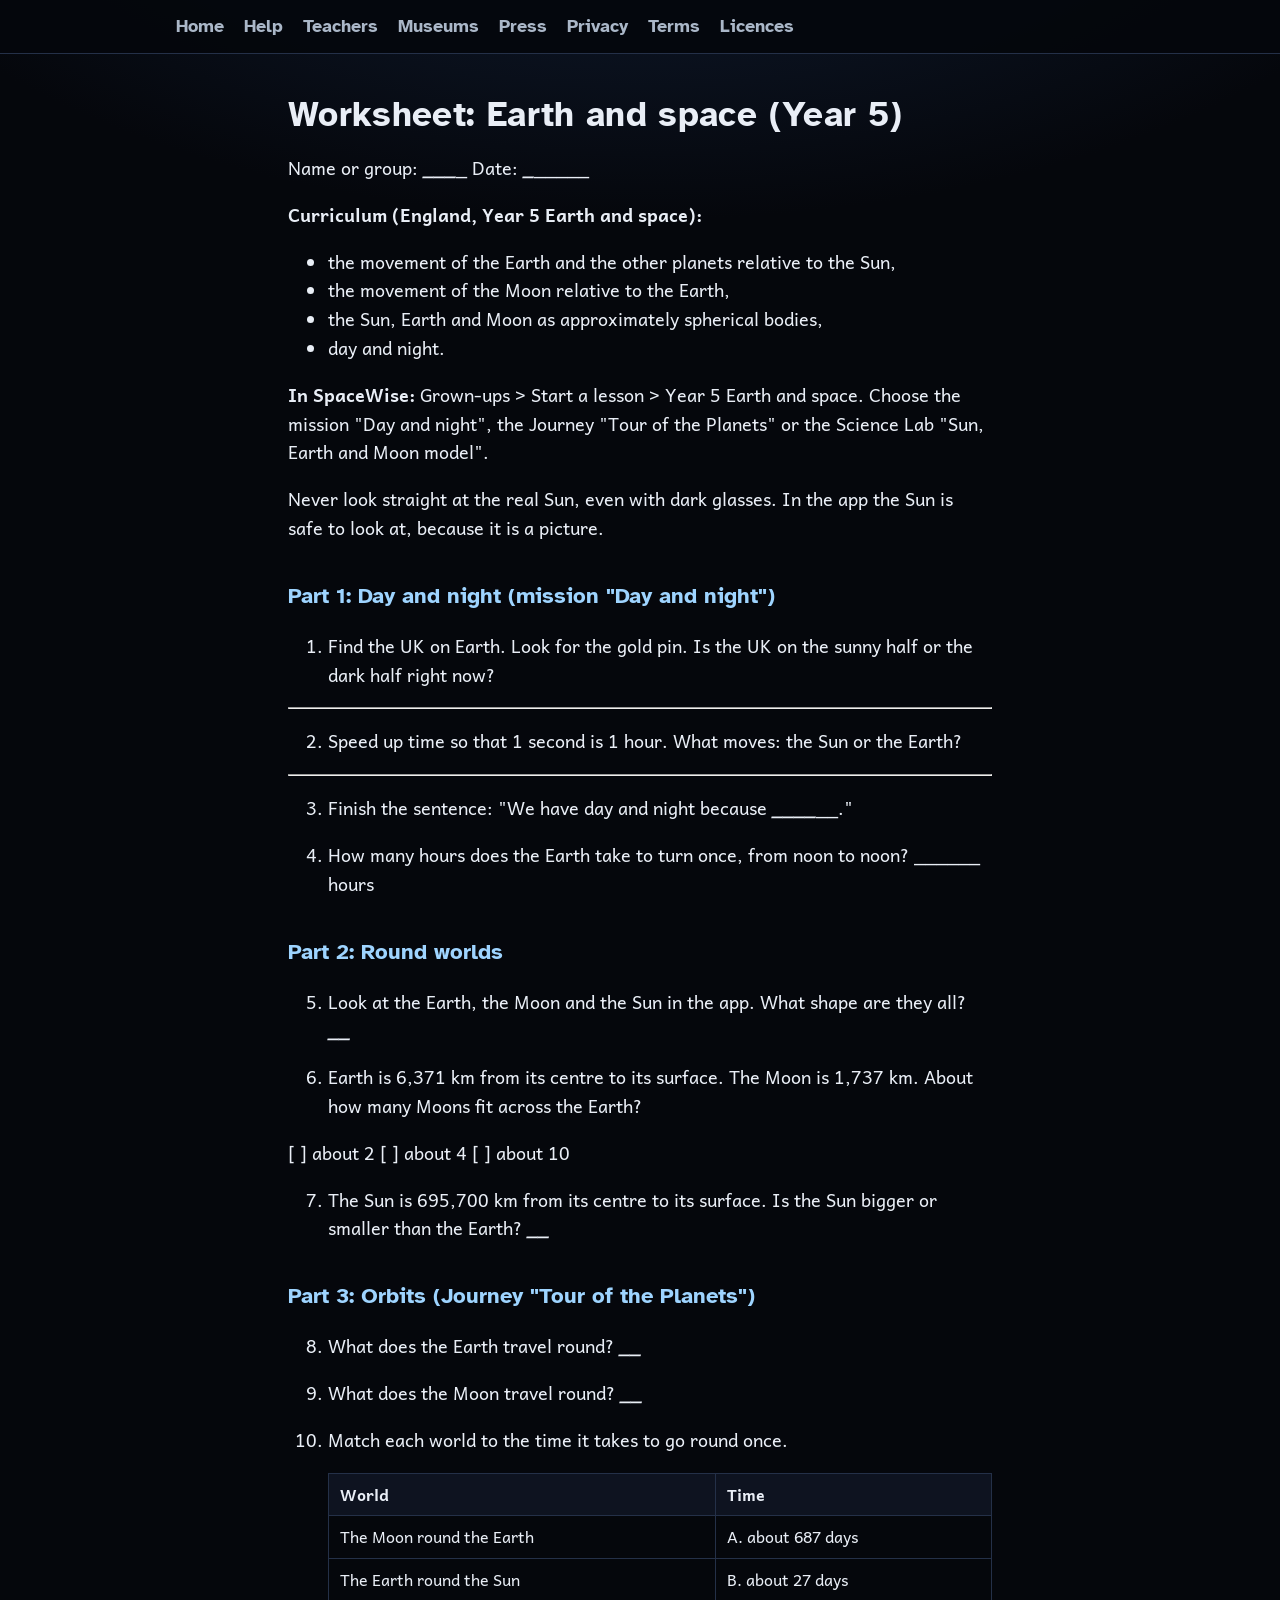
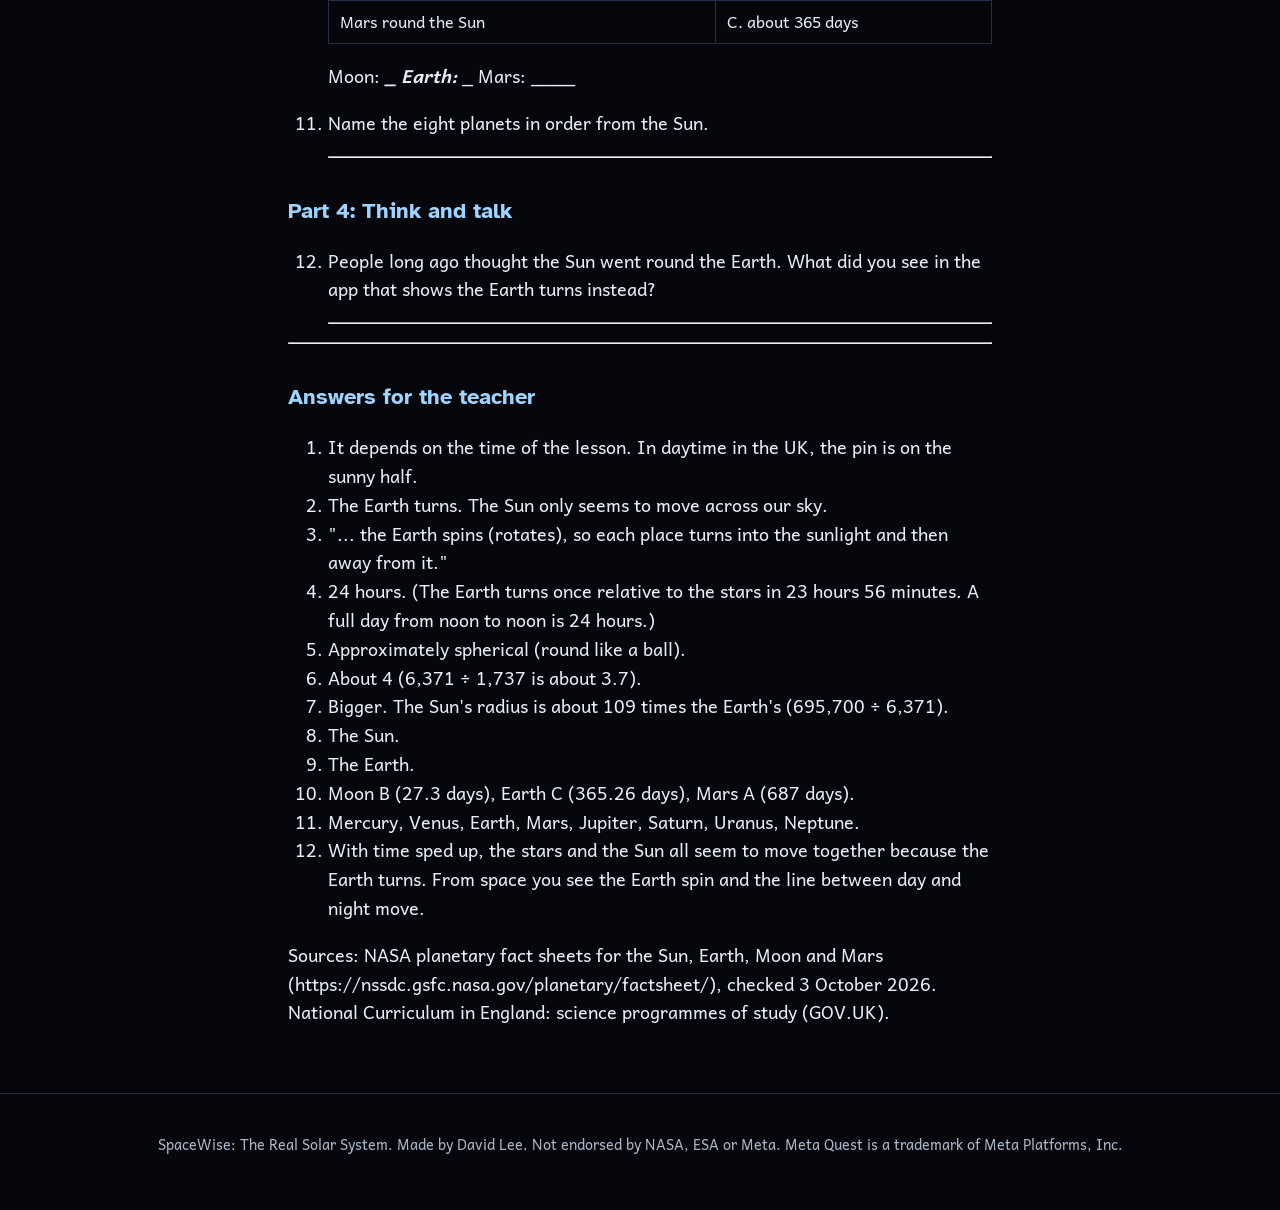
<file: worksheet-earth-and-space.html>
<!doctype html>
<html lang="en-GB">
<head>
<meta charset="utf-8">
<meta name="viewport" content="width=device-width, initial-scale=1">
<title>Worksheet: Earth and space | SpaceWise: The Real Solar System</title>
<meta name="description" content="SpaceWise: The Real Solar System, for Meta Quest. The real solar system at its true size and in true time. For ages 10 and up. No ads, no chat, no accounts and no in-app purchases.">
<link rel="stylesheet" href="style.css">
<link rel="canonical" href="https://dhl84.github.io/spacewise/worksheet-earth-and-space.html">
</head>
<body>
<header><nav><a href="index.html">Home</a> <a href="support.html">Help</a> <a href="teachers.html">Teachers</a> <a href="museums.html">Museums</a> <a href="press.html">Press</a> <a href="privacy.html">Privacy</a> <a href="terms.html">Terms</a> <a href="open-licences.html">Licences</a></nav></header>
<main>
<h1>Worksheet: Earth and space (Year 5)</h1>
<p>Name or group: <strong><em>_</em></strong><strong><em>_</em></strong><strong><em>_</em></strong>_ Date: <strong><em>_</em></strong>_____</p>
<p><strong>Curriculum (England, Year 5 Earth and space):</strong></p>
<ul>
<li>the movement of the Earth and the other planets relative to the Sun,</li>
<li>the movement of the Moon relative to the Earth,</li>
<li>the Sun, Earth and Moon as approximately spherical bodies,</li>
<li>day and night.</li>
</ul>
<p><strong>In SpaceWise:</strong> Grown-ups &gt; Start a lesson &gt; Year 5 Earth and space. Choose the mission "Day and night", the Journey "Tour of the Planets" or the Science Lab "Sun, Earth and Moon model".</p>
<p>Never look straight at the real Sun, even with dark glasses. In the app the Sun is safe to look at, because it is a picture.</p>
<h2>Part 1: Day and night (mission "Day and night")</h2>
<ol>
<li>Find the UK on Earth. Look for the gold pin. Is the UK on the sunny half or the dark half right now?</li>
</ol>
<hr>
<ol start="2">
<li>Speed up time so that 1 second is 1 hour. What moves: the Sun or the Earth?</li>
</ol>
<hr>
<ol start="3">
<li>
<p>Finish the sentence: "We have day and night because <strong><em>_</em></strong><strong><em>_</em></strong><strong><em>_</em></strong><strong><em>_</em></strong>__."</p>
</li>
<li>
<p>How many hours does the Earth take to turn once, from noon to noon? ______ hours</p>
</li>
</ol>
<h2>Part 2: Round worlds</h2>
<ol start="5">
<li>
<p>Look at the Earth, the Moon and the Sun in the app. What shape are they all? <strong><em>_</em></strong><strong><em>_</em></strong></p>
</li>
<li>
<p>Earth is 6,371 km from its centre to its surface. The Moon is 1,737 km. About how many Moons fit across the Earth?</p>
</li>
</ol>
<p>[ ] about 2  [ ] about 4  [ ] about 10</p>
<ol start="7">
<li>The Sun is 695,700 km from its centre to its surface. Is the Sun bigger or smaller than the Earth? <strong><em>_</em></strong><strong><em>_</em></strong></li>
</ol>
<h2>Part 3: Orbits (Journey "Tour of the Planets")</h2>
<ol start="8">
<li>
<p>What does the Earth travel round? <strong><em>_</em></strong><strong><em>_</em></strong></p>
</li>
<li>
<p>What does the Moon travel round? <strong><em>_</em></strong><strong><em>_</em></strong></p>
</li>
<li>
<p>Match each world to the time it takes to go round once.</p>
<table>
<thead>
<tr>
<th>World</th>
<th>Time</th>
</tr>
</thead>
<tbody>
<tr>
<td>The Moon round the Earth</td>
<td>A. about 687 days</td>
</tr>
<tr>
<td>The Earth round the Sun</td>
<td>B. about 27 days</td>
</tr>
<tr>
<td>Mars round the Sun</td>
<td>C. about 365 days</td>
</tr>
</tbody>
</table>
<p>Moon: <strong><em>_ Earth: </em></strong>_ Mars: ____</p>
</li>
<li>
<p>Name the eight planets in order from the Sun.</p>
<hr>
</li>
</ol>
<h2>Part 4: Think and talk</h2>
<ol start="12">
<li>
<p>People long ago thought the Sun went round the Earth. What did you see in the app that shows the Earth turns instead?</p>
<hr>
</li>
</ol>
<hr>
<h2>Answers for the teacher</h2>
<ol>
<li>It depends on the time of the lesson. In daytime in the UK, the pin is on the sunny half.</li>
<li>The Earth turns. The Sun only seems to move across our sky.</li>
<li>"... the Earth spins (rotates), so each place turns into the sunlight and then away from it."</li>
<li>24 hours. (The Earth turns once relative to the stars in 23 hours 56 minutes. A full day from noon to noon is 24 hours.)</li>
<li>Approximately spherical (round like a ball).</li>
<li>About 4 (6,371 ÷ 1,737 is about 3.7).</li>
<li>Bigger. The Sun's radius is about 109 times the Earth's (695,700 ÷ 6,371).</li>
<li>The Sun.</li>
<li>The Earth.</li>
<li>Moon B (27.3 days), Earth C (365.26 days), Mars A (687 days).</li>
<li>Mercury, Venus, Earth, Mars, Jupiter, Saturn, Uranus, Neptune.</li>
<li>With time sped up, the stars and the Sun all seem to move together because the Earth turns. From space you see the Earth spin and the line between day and night move.</li>
</ol>
<p>Sources: NASA planetary fact sheets for the Sun, Earth, Moon and Mars (https://nssdc.gsfc.nasa.gov/planetary/factsheet/), checked 3 October 2026. National Curriculum in England: science programmes of study (GOV.UK).</p>
</main>
<footer><p>SpaceWise: The Real Solar System. Made by David Lee. Not endorsed by NASA, ESA or Meta. Meta Quest is a trademark of Meta Platforms, Inc.</p></footer>
</body>
</html>
</file>
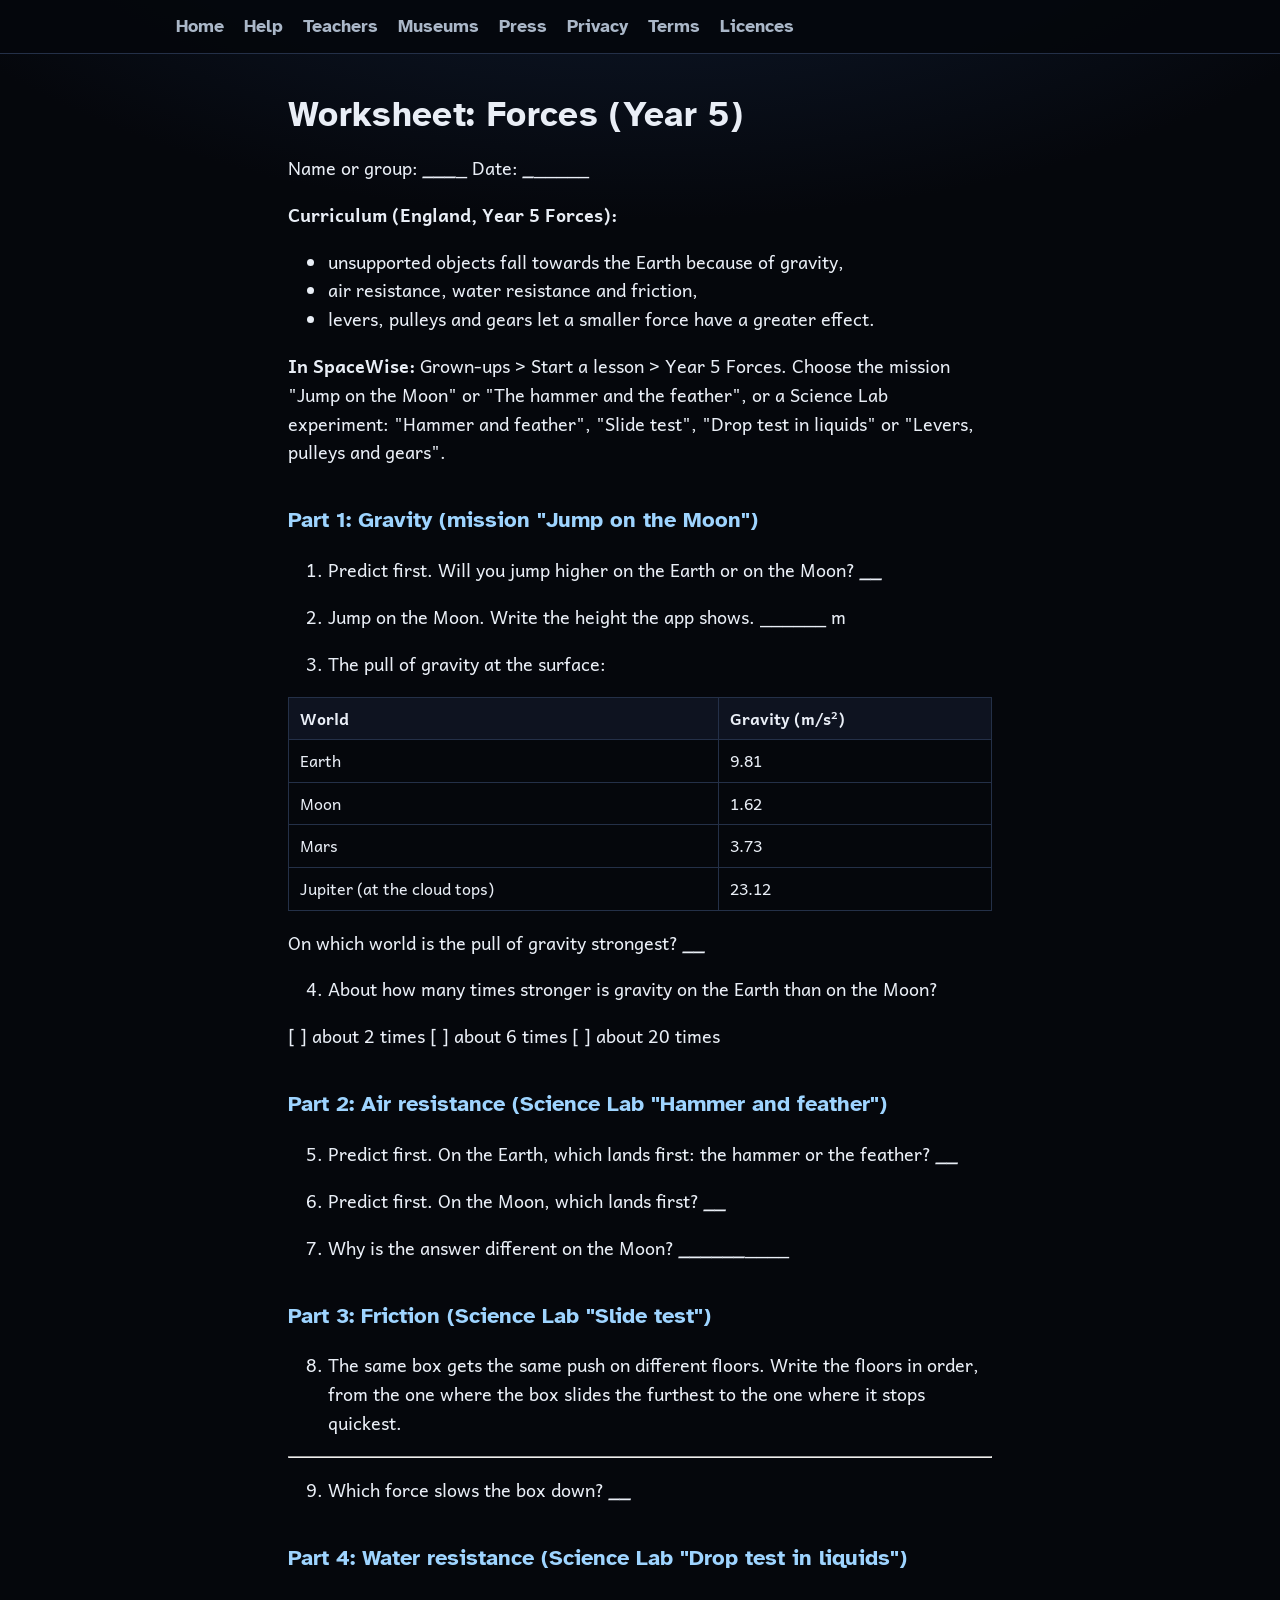
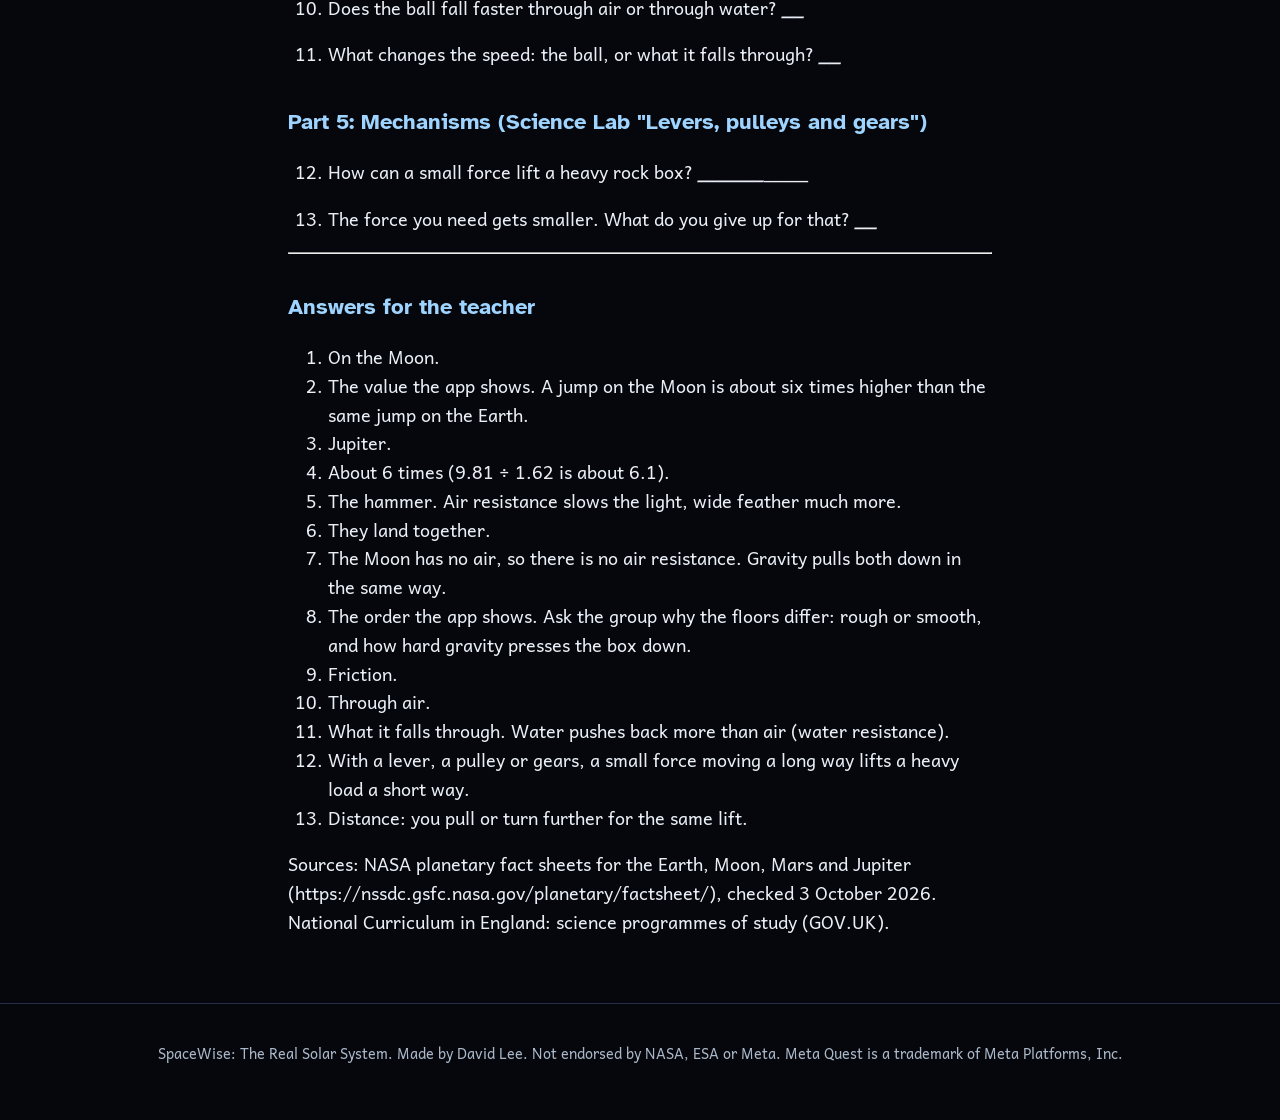
<file: worksheet-forces.html>
<!doctype html>
<html lang="en-GB">
<head>
<meta charset="utf-8">
<meta name="viewport" content="width=device-width, initial-scale=1">
<title>Worksheet: Forces | SpaceWise: The Real Solar System</title>
<meta name="description" content="SpaceWise: The Real Solar System, for Meta Quest. The real solar system at its true size and in true time. For ages 10 and up. No ads, no chat, no accounts and no in-app purchases.">
<link rel="stylesheet" href="style.css">
<link rel="canonical" href="https://dhl84.github.io/spacewise/worksheet-forces.html">
</head>
<body>
<header><nav><a href="index.html">Home</a> <a href="support.html">Help</a> <a href="teachers.html">Teachers</a> <a href="museums.html">Museums</a> <a href="press.html">Press</a> <a href="privacy.html">Privacy</a> <a href="terms.html">Terms</a> <a href="open-licences.html">Licences</a></nav></header>
<main>
<h1>Worksheet: Forces (Year 5)</h1>
<p>Name or group: <strong><em>_</em></strong><strong><em>_</em></strong><strong><em>_</em></strong>_ Date: <strong><em>_</em></strong>_____</p>
<p><strong>Curriculum (England, Year 5 Forces):</strong></p>
<ul>
<li>unsupported objects fall towards the Earth because of gravity,</li>
<li>air resistance, water resistance and friction,</li>
<li>levers, pulleys and gears let a smaller force have a greater effect.</li>
</ul>
<p><strong>In SpaceWise:</strong> Grown-ups &gt; Start a lesson &gt; Year 5 Forces. Choose the mission "Jump on the Moon" or "The hammer and the feather", or a Science Lab experiment: "Hammer and feather", "Slide test", "Drop test in liquids" or "Levers, pulleys and gears".</p>
<h2>Part 1: Gravity (mission "Jump on the Moon")</h2>
<ol>
<li>
<p>Predict first. Will you jump higher on the Earth or on the Moon? <strong><em>_</em></strong><strong><em>_</em></strong></p>
</li>
<li>
<p>Jump on the Moon. Write the height the app shows. ______ m</p>
</li>
<li>
<p>The pull of gravity at the surface:</p>
</li>
</ol>
<table>
<thead>
<tr>
<th>World</th>
<th>Gravity (m/s²)</th>
</tr>
</thead>
<tbody>
<tr>
<td>Earth</td>
<td>9.81</td>
</tr>
<tr>
<td>Moon</td>
<td>1.62</td>
</tr>
<tr>
<td>Mars</td>
<td>3.73</td>
</tr>
<tr>
<td>Jupiter (at the cloud tops)</td>
<td>23.12</td>
</tr>
</tbody>
</table>
<p>On which world is the pull of gravity strongest? <strong><em>_</em></strong><strong><em>_</em></strong></p>
<ol start="4">
<li>About how many times stronger is gravity on the Earth than on the Moon?</li>
</ol>
<p>[ ] about 2 times  [ ] about 6 times  [ ] about 20 times</p>
<h2>Part 2: Air resistance (Science Lab "Hammer and feather")</h2>
<ol start="5">
<li>
<p>Predict first. On the Earth, which lands first: the hammer or the feather? <strong><em>_</em></strong><strong><em>_</em></strong></p>
</li>
<li>
<p>Predict first. On the Moon, which lands first? <strong><em>_</em></strong><strong><em>_</em></strong></p>
</li>
<li>
<p>Why is the answer different on the Moon? <strong><em>_</em></strong><strong><em>_</em></strong><strong><em>_</em></strong><strong><em>_</em></strong><strong><em>_</em></strong><strong><em>_</em></strong>____</p>
</li>
</ol>
<h2>Part 3: Friction (Science Lab "Slide test")</h2>
<ol start="8">
<li>The same box gets the same push on different floors. Write the floors in order, from the one where the box slides the furthest to the one where it stops quickest.</li>
</ol>
<hr>
<ol start="9">
<li>Which force slows the box down? <strong><em>_</em></strong><strong><em>_</em></strong></li>
</ol>
<h2>Part 4: Water resistance (Science Lab "Drop test in liquids")</h2>
<ol start="10">
<li>
<p>Does the ball fall faster through air or through water? <strong><em>_</em></strong><strong><em>_</em></strong></p>
</li>
<li>
<p>What changes the speed: the ball, or what it falls through? <strong><em>_</em></strong><strong><em>_</em></strong></p>
</li>
</ol>
<h2>Part 5: Mechanisms (Science Lab "Levers, pulleys and gears")</h2>
<ol start="12">
<li>
<p>How can a small force lift a heavy rock box? <strong><em>_</em></strong><strong><em>_</em></strong><strong><em>_</em></strong><strong><em>_</em></strong><strong><em>_</em></strong><strong><em>_</em></strong>____</p>
</li>
<li>
<p>The force you need gets smaller. What do you give up for that? <strong><em>_</em></strong><strong><em>_</em></strong></p>
</li>
</ol>
<hr>
<h2>Answers for the teacher</h2>
<ol>
<li>On the Moon.</li>
<li>The value the app shows. A jump on the Moon is about six times higher than the same jump on the Earth.</li>
<li>Jupiter.</li>
<li>About 6 times (9.81 ÷ 1.62 is about 6.1).</li>
<li>The hammer. Air resistance slows the light, wide feather much more.</li>
<li>They land together.</li>
<li>The Moon has no air, so there is no air resistance. Gravity pulls both down in the same way.</li>
<li>The order the app shows. Ask the group why the floors differ: rough or smooth, and how hard gravity presses the box down.</li>
<li>Friction.</li>
<li>Through air.</li>
<li>What it falls through. Water pushes back more than air (water resistance).</li>
<li>With a lever, a pulley or gears, a small force moving a long way lifts a heavy load a short way.</li>
<li>Distance: you pull or turn further for the same lift.</li>
</ol>
<p>Sources: NASA planetary fact sheets for the Earth, Moon, Mars and Jupiter (https://nssdc.gsfc.nasa.gov/planetary/factsheet/), checked 3 October 2026. National Curriculum in England: science programmes of study (GOV.UK).</p>
</main>
<footer><p>SpaceWise: The Real Solar System. Made by David Lee. Not endorsed by NASA, ESA or Meta. Meta Quest is a trademark of Meta Platforms, Inc.</p></footer>
</body>
</html>
</file>
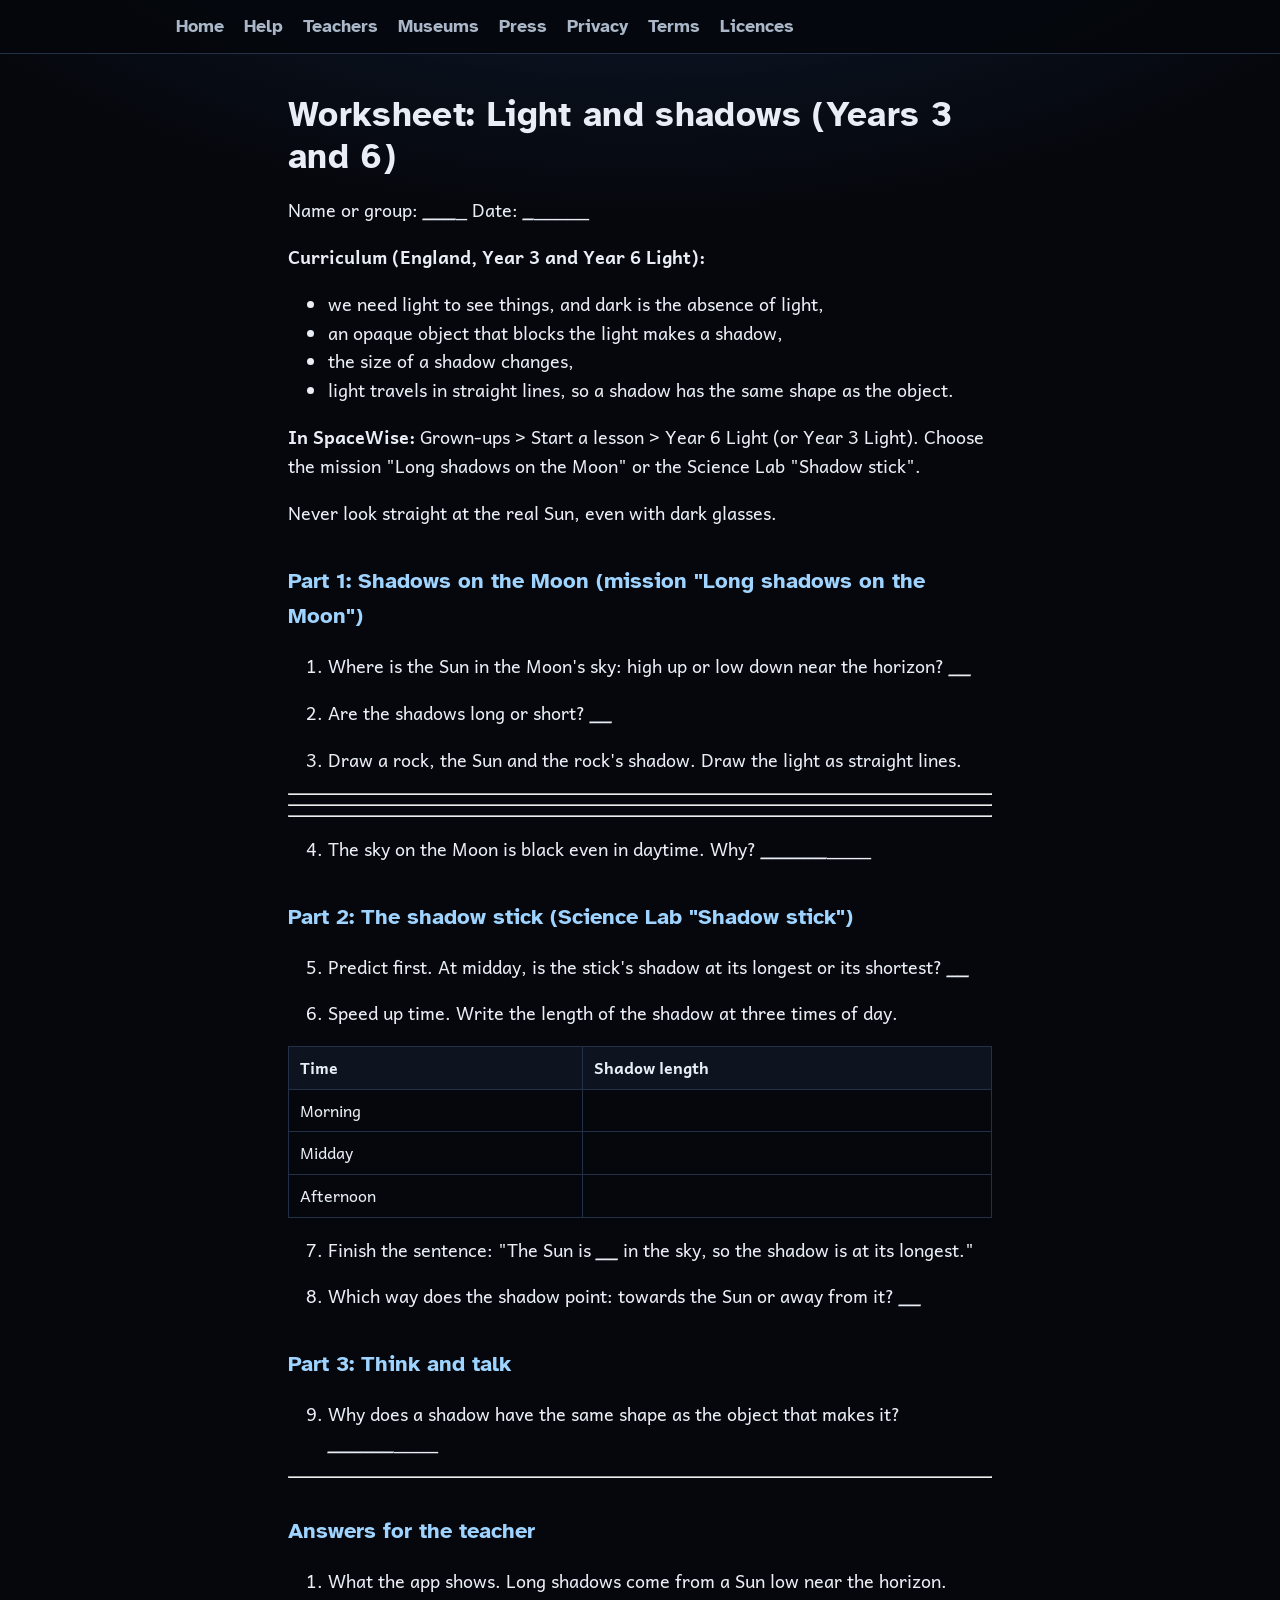
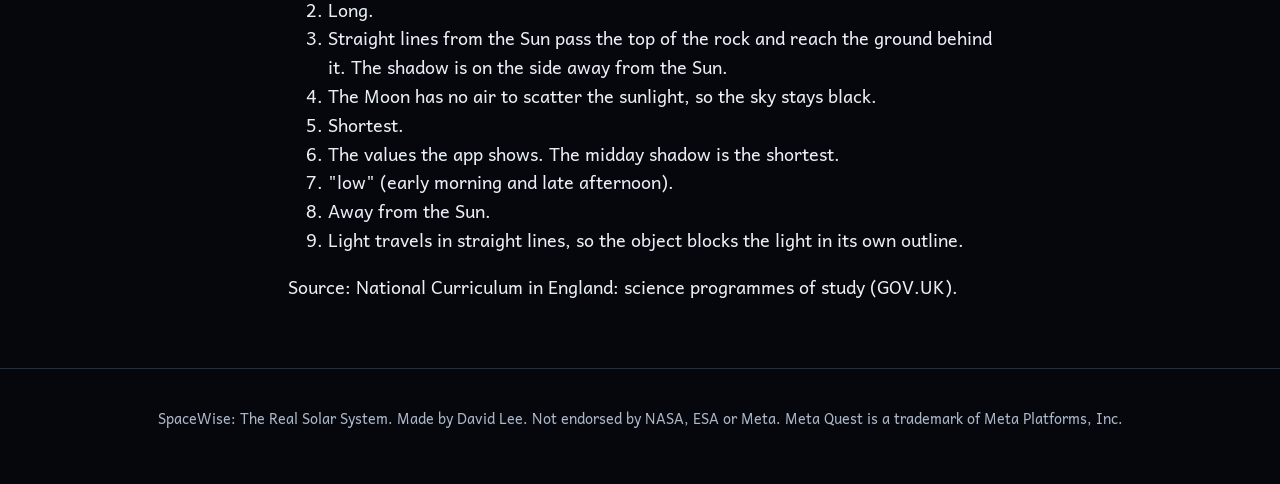
<file: worksheet-light-and-shadows.html>
<!doctype html>
<html lang="en-GB">
<head>
<meta charset="utf-8">
<meta name="viewport" content="width=device-width, initial-scale=1">
<title>Worksheet: Light and shadows | SpaceWise: The Real Solar System</title>
<meta name="description" content="SpaceWise: The Real Solar System, for Meta Quest. The real solar system at its true size and in true time. For ages 10 and up. No ads, no chat, no accounts and no in-app purchases.">
<link rel="stylesheet" href="style.css">
<link rel="canonical" href="https://dhl84.github.io/spacewise/worksheet-light-and-shadows.html">
</head>
<body>
<header><nav><a href="index.html">Home</a> <a href="support.html">Help</a> <a href="teachers.html">Teachers</a> <a href="museums.html">Museums</a> <a href="press.html">Press</a> <a href="privacy.html">Privacy</a> <a href="terms.html">Terms</a> <a href="open-licences.html">Licences</a></nav></header>
<main>
<h1>Worksheet: Light and shadows (Years 3 and 6)</h1>
<p>Name or group: <strong><em>_</em></strong><strong><em>_</em></strong><strong><em>_</em></strong>_ Date: <strong><em>_</em></strong>_____</p>
<p><strong>Curriculum (England, Year 3 and Year 6 Light):</strong></p>
<ul>
<li>we need light to see things, and dark is the absence of light,</li>
<li>an opaque object that blocks the light makes a shadow,</li>
<li>the size of a shadow changes,</li>
<li>light travels in straight lines, so a shadow has the same shape as the object.</li>
</ul>
<p><strong>In SpaceWise:</strong> Grown-ups &gt; Start a lesson &gt; Year 6 Light (or Year 3 Light). Choose the mission "Long shadows on the Moon" or the Science Lab "Shadow stick".</p>
<p>Never look straight at the real Sun, even with dark glasses.</p>
<h2>Part 1: Shadows on the Moon (mission "Long shadows on the Moon")</h2>
<ol>
<li>
<p>Where is the Sun in the Moon's sky: high up or low down near the horizon? <strong><em>_</em></strong><strong><em>_</em></strong></p>
</li>
<li>
<p>Are the shadows long or short? <strong><em>_</em></strong><strong><em>_</em></strong></p>
</li>
<li>
<p>Draw a rock, the Sun and the rock's shadow. Draw the light as straight lines.</p>
</li>
</ol>
<hr>
<hr>
<hr>
<ol start="4">
<li>The sky on the Moon is black even in daytime. Why? <strong><em>_</em></strong><strong><em>_</em></strong><strong><em>_</em></strong><strong><em>_</em></strong><strong><em>_</em></strong><strong><em>_</em></strong>____</li>
</ol>
<h2>Part 2: The shadow stick (Science Lab "Shadow stick")</h2>
<ol start="5">
<li>
<p>Predict first. At midday, is the stick's shadow at its longest or its shortest? <strong><em>_</em></strong><strong><em>_</em></strong></p>
</li>
<li>
<p>Speed up time. Write the length of the shadow at three times of day.</p>
</li>
</ol>
<table>
<thead>
<tr>
<th>Time</th>
<th>Shadow length</th>
</tr>
</thead>
<tbody>
<tr>
<td>Morning</td>
<td></td>
</tr>
<tr>
<td>Midday</td>
<td></td>
</tr>
<tr>
<td>Afternoon</td>
<td></td>
</tr>
</tbody>
</table>
<ol start="7">
<li>
<p>Finish the sentence: "The Sun is <strong><em>_</em></strong><strong><em>_</em></strong> in the sky, so the shadow is at its longest."</p>
</li>
<li>
<p>Which way does the shadow point: towards the Sun or away from it? <strong><em>_</em></strong><strong><em>_</em></strong></p>
</li>
</ol>
<h2>Part 3: Think and talk</h2>
<ol start="9">
<li>Why does a shadow have the same shape as the object that makes it? <strong><em>_</em></strong><strong><em>_</em></strong><strong><em>_</em></strong><strong><em>_</em></strong><strong><em>_</em></strong><strong><em>_</em></strong>____</li>
</ol>
<hr>
<h2>Answers for the teacher</h2>
<ol>
<li>What the app shows. Long shadows come from a Sun low near the horizon.</li>
<li>Long.</li>
<li>Straight lines from the Sun pass the top of the rock and reach the ground behind it. The shadow is on the side away from the Sun.</li>
<li>The Moon has no air to scatter the sunlight, so the sky stays black.</li>
<li>Shortest.</li>
<li>The values the app shows. The midday shadow is the shortest.</li>
<li>"low" (early morning and late afternoon).</li>
<li>Away from the Sun.</li>
<li>Light travels in straight lines, so the object blocks the light in its own outline.</li>
</ol>
<p>Source: National Curriculum in England: science programmes of study (GOV.UK).</p>
</main>
<footer><p>SpaceWise: The Real Solar System. Made by David Lee. Not endorsed by NASA, ESA or Meta. Meta Quest is a trademark of Meta Platforms, Inc.</p></footer>
</body>
</html>
</file>
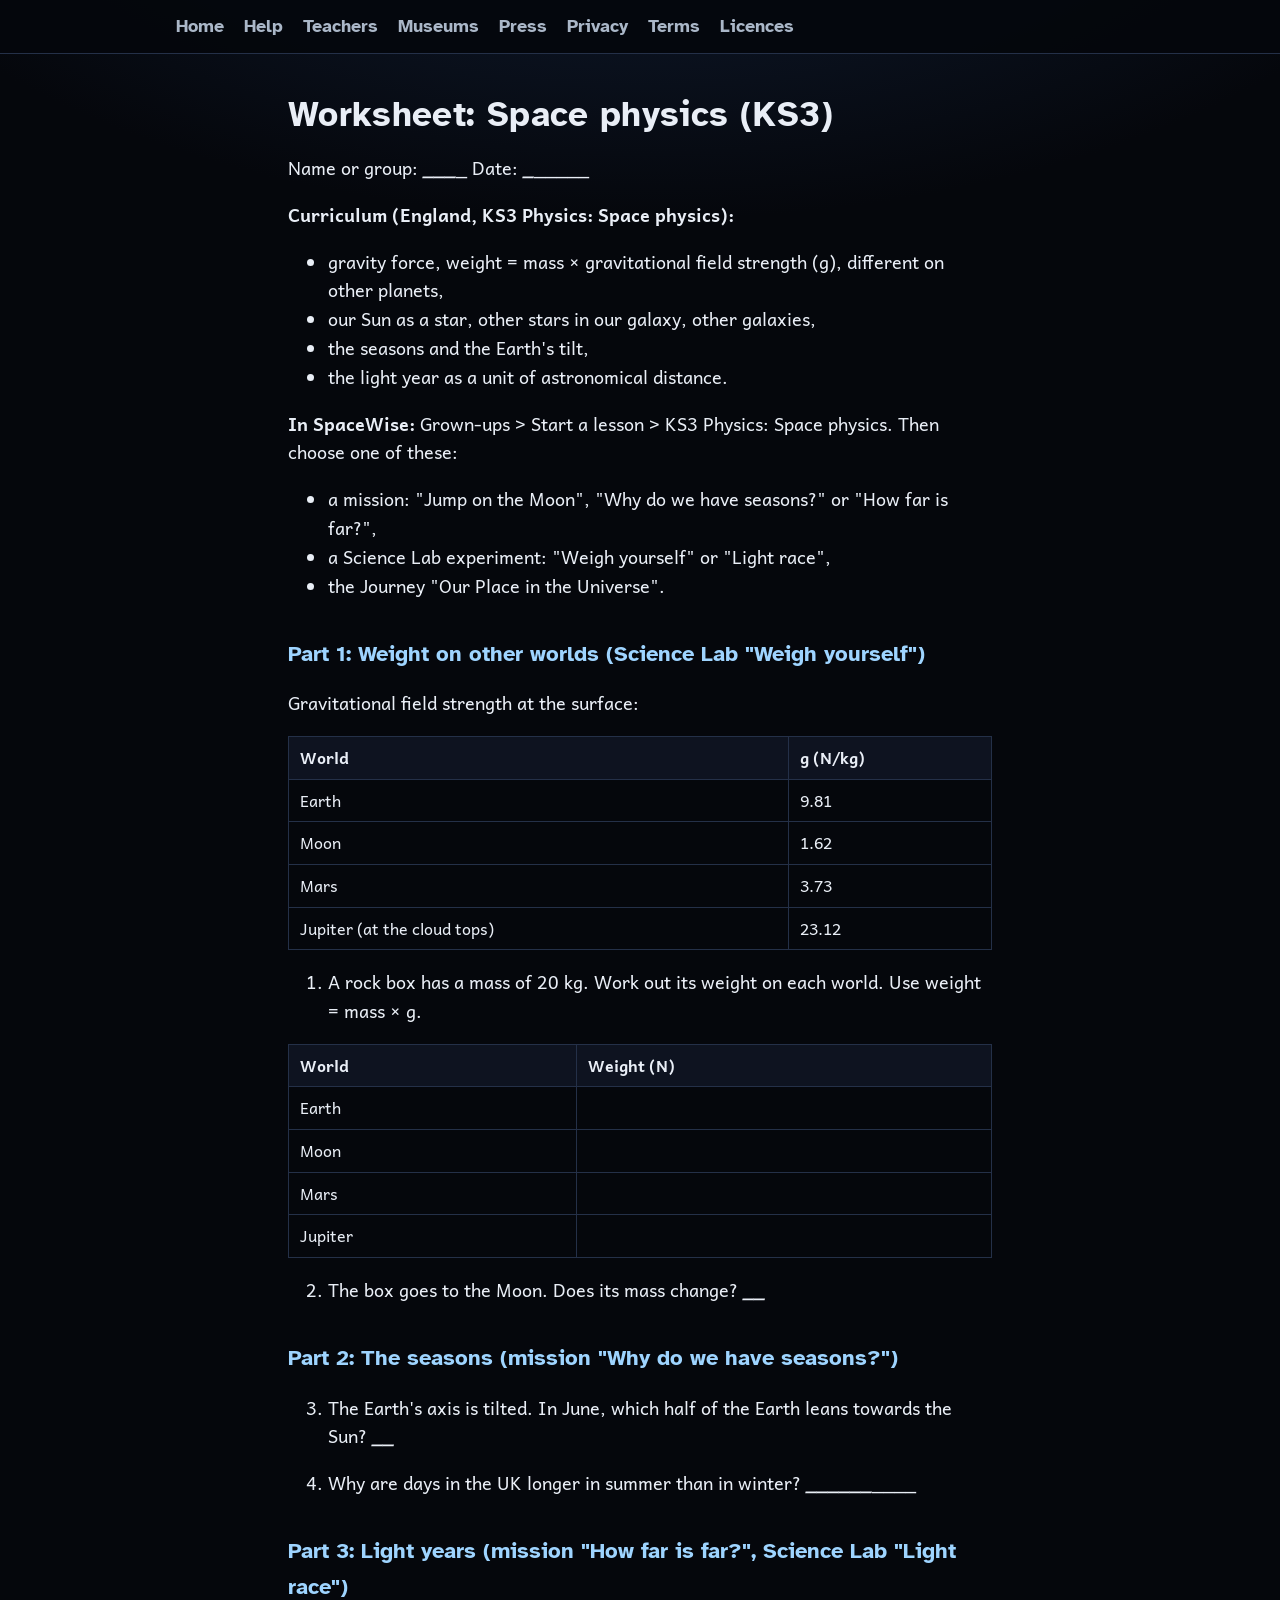
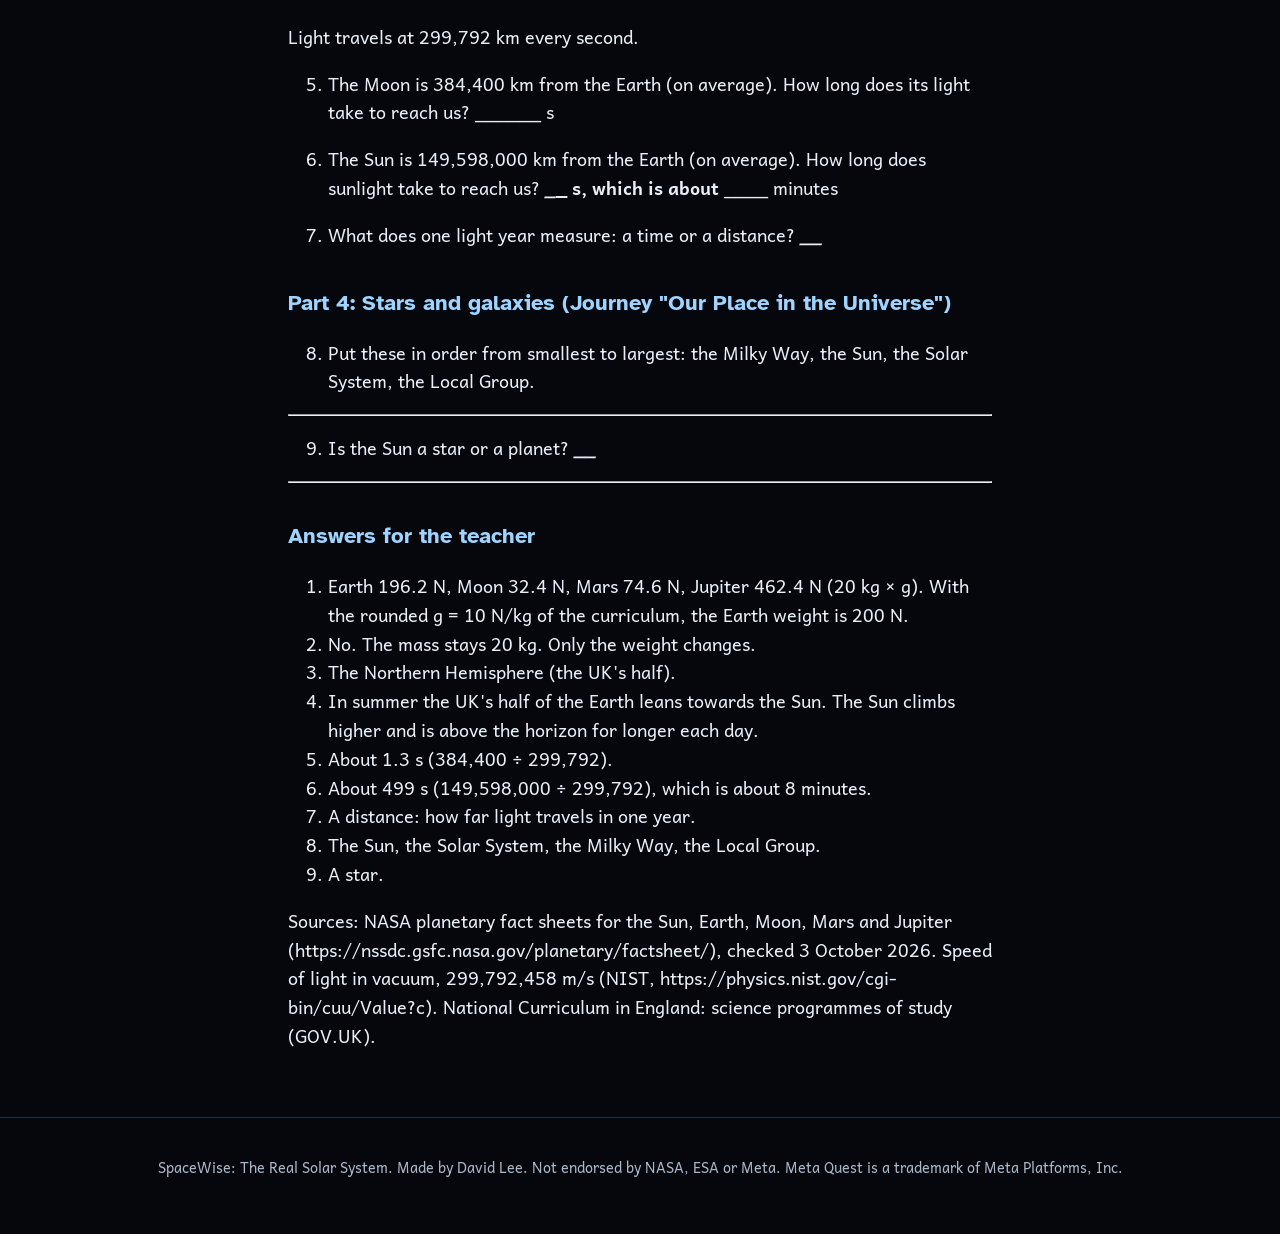
<file: worksheet-space-physics.html>
<!doctype html>
<html lang="en-GB">
<head>
<meta charset="utf-8">
<meta name="viewport" content="width=device-width, initial-scale=1">
<title>Worksheet: Space physics | SpaceWise: The Real Solar System</title>
<meta name="description" content="SpaceWise: The Real Solar System, for Meta Quest. The real solar system at its true size and in true time. For ages 10 and up. No ads, no chat, no accounts and no in-app purchases.">
<link rel="stylesheet" href="style.css">
<link rel="canonical" href="https://dhl84.github.io/spacewise/worksheet-space-physics.html">
</head>
<body>
<header><nav><a href="index.html">Home</a> <a href="support.html">Help</a> <a href="teachers.html">Teachers</a> <a href="museums.html">Museums</a> <a href="press.html">Press</a> <a href="privacy.html">Privacy</a> <a href="terms.html">Terms</a> <a href="open-licences.html">Licences</a></nav></header>
<main>
<h1>Worksheet: Space physics (KS3)</h1>
<p>Name or group: <strong><em>_</em></strong><strong><em>_</em></strong><strong><em>_</em></strong>_ Date: <strong><em>_</em></strong>_____</p>
<p><strong>Curriculum (England, KS3 Physics: Space physics):</strong></p>
<ul>
<li>gravity force, weight = mass × gravitational field strength (g), different on other planets,</li>
<li>our Sun as a star, other stars in our galaxy, other galaxies,</li>
<li>the seasons and the Earth's tilt,</li>
<li>the light year as a unit of astronomical distance.</li>
</ul>
<p><strong>In SpaceWise:</strong> Grown-ups &gt; Start a lesson &gt; KS3 Physics: Space physics. Then choose one of these:</p>
<ul>
<li>a mission: "Jump on the Moon", "Why do we have seasons?" or "How far is far?",</li>
<li>a Science Lab experiment: "Weigh yourself" or "Light race",</li>
<li>the Journey "Our Place in the Universe".</li>
</ul>
<h2>Part 1: Weight on other worlds (Science Lab "Weigh yourself")</h2>
<p>Gravitational field strength at the surface:</p>
<table>
<thead>
<tr>
<th>World</th>
<th>g (N/kg)</th>
</tr>
</thead>
<tbody>
<tr>
<td>Earth</td>
<td>9.81</td>
</tr>
<tr>
<td>Moon</td>
<td>1.62</td>
</tr>
<tr>
<td>Mars</td>
<td>3.73</td>
</tr>
<tr>
<td>Jupiter (at the cloud tops)</td>
<td>23.12</td>
</tr>
</tbody>
</table>
<ol>
<li>A rock box has a mass of 20 kg. Work out its weight on each world. Use weight = mass × g.</li>
</ol>
<table>
<thead>
<tr>
<th>World</th>
<th>Weight (N)</th>
</tr>
</thead>
<tbody>
<tr>
<td>Earth</td>
<td></td>
</tr>
<tr>
<td>Moon</td>
<td></td>
</tr>
<tr>
<td>Mars</td>
<td></td>
</tr>
<tr>
<td>Jupiter</td>
<td></td>
</tr>
</tbody>
</table>
<ol start="2">
<li>The box goes to the Moon. Does its mass change? <strong><em>_</em></strong><strong><em>_</em></strong></li>
</ol>
<h2>Part 2: The seasons (mission "Why do we have seasons?")</h2>
<ol start="3">
<li>
<p>The Earth's axis is tilted. In June, which half of the Earth leans towards the Sun? <strong><em>_</em></strong><strong><em>_</em></strong></p>
</li>
<li>
<p>Why are days in the UK longer in summer than in winter? <strong><em>_</em></strong><strong><em>_</em></strong><strong><em>_</em></strong><strong><em>_</em></strong><strong><em>_</em></strong><strong><em>_</em></strong>____</p>
</li>
</ol>
<h2>Part 3: Light years (mission "How far is far?", Science Lab "Light race")</h2>
<p>Light travels at 299,792 km every second.</p>
<ol start="5">
<li>
<p>The Moon is 384,400 km from the Earth (on average). How long does its light take to reach us? ______ s</p>
</li>
<li>
<p>The Sun is 149,598,000 km from the Earth (on average). How long does sunlight take to reach us? <strong><em>_</em>_ s, which is about </strong>____ minutes</p>
</li>
<li>
<p>What does one light year measure: a time or a distance? <strong><em>_</em></strong><strong><em>_</em></strong></p>
</li>
</ol>
<h2>Part 4: Stars and galaxies (Journey "Our Place in the Universe")</h2>
<ol start="8">
<li>Put these in order from smallest to largest: the Milky Way, the Sun, the Solar System, the Local Group.</li>
</ol>
<hr>
<ol start="9">
<li>Is the Sun a star or a planet? <strong><em>_</em></strong><strong><em>_</em></strong></li>
</ol>
<hr>
<h2>Answers for the teacher</h2>
<ol>
<li>Earth 196.2 N, Moon 32.4 N, Mars 74.6 N, Jupiter 462.4 N (20 kg × g). With the rounded g = 10 N/kg of the curriculum, the Earth weight is 200 N.</li>
<li>No. The mass stays 20 kg. Only the weight changes.</li>
<li>The Northern Hemisphere (the UK's half).</li>
<li>In summer the UK's half of the Earth leans towards the Sun. The Sun climbs higher and is above the horizon for longer each day.</li>
<li>About 1.3 s (384,400 ÷ 299,792).</li>
<li>About 499 s (149,598,000 ÷ 299,792), which is about 8 minutes.</li>
<li>A distance: how far light travels in one year.</li>
<li>The Sun, the Solar System, the Milky Way, the Local Group.</li>
<li>A star.</li>
</ol>
<p>Sources: NASA planetary fact sheets for the Sun, Earth, Moon, Mars and Jupiter (https://nssdc.gsfc.nasa.gov/planetary/factsheet/), checked 3 October 2026. Speed of light in vacuum, 299,792,458 m/s (NIST, https://physics.nist.gov/cgi-bin/cuu/Value?c). National Curriculum in England: science programmes of study (GOV.UK).</p>
</main>
<footer><p>SpaceWise: The Real Solar System. Made by David Lee. Not endorsed by NASA, ESA or Meta. Meta Quest is a trademark of Meta Platforms, Inc.</p></footer>
</body>
</html>
</file>
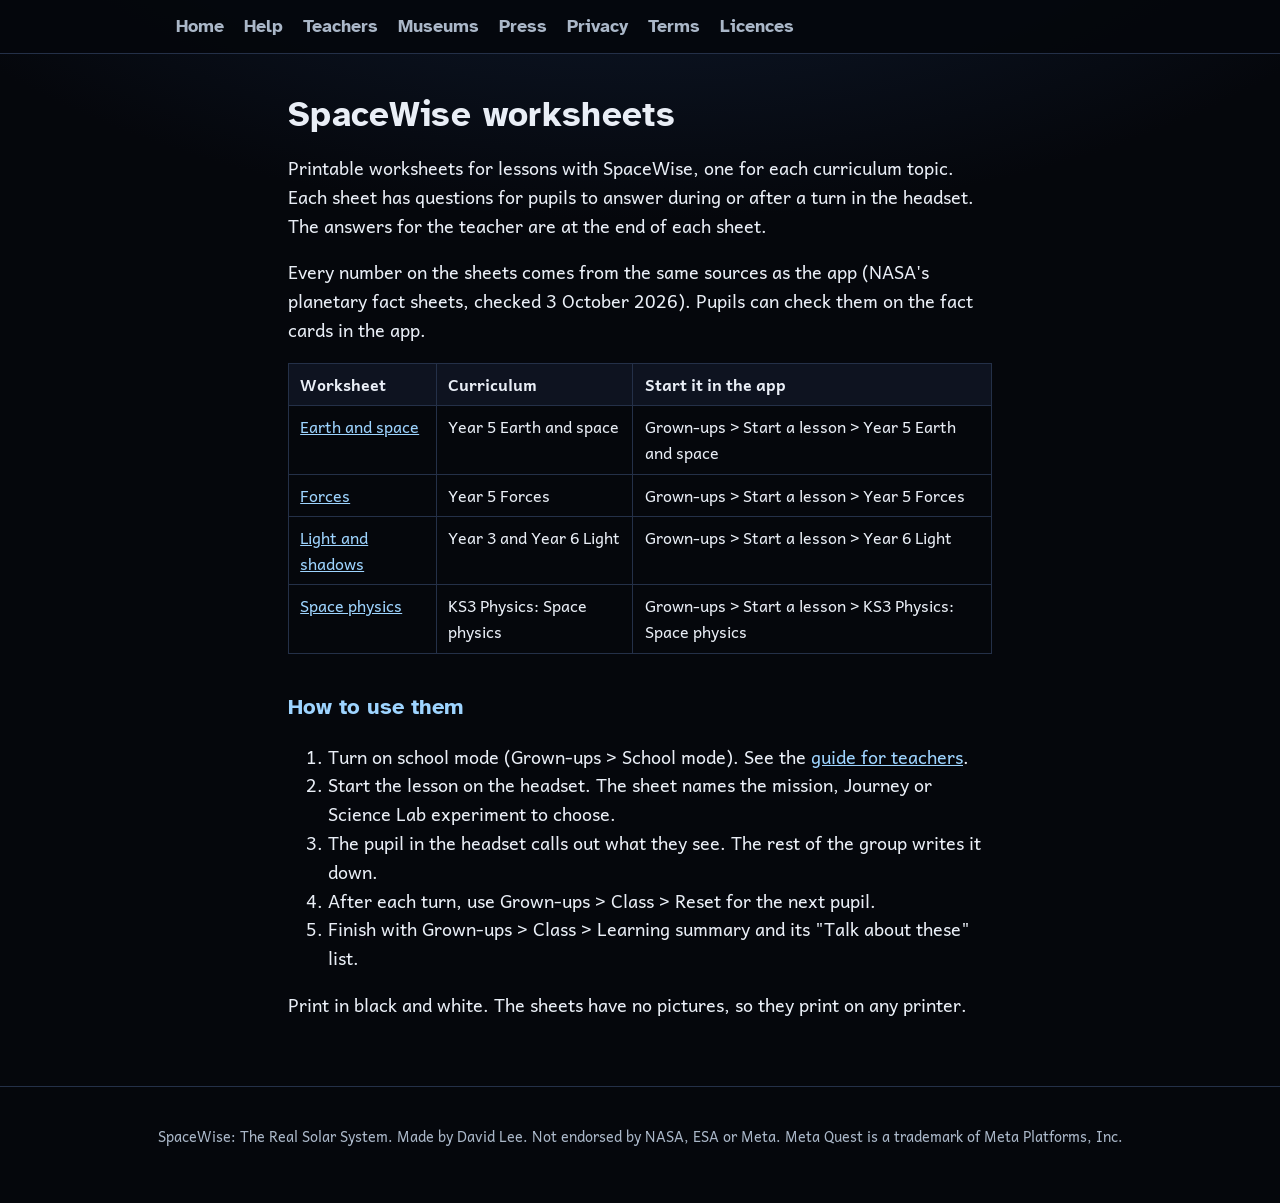
<file: worksheets.html>
<!doctype html>
<html lang="en-GB">
<head>
<meta charset="utf-8">
<meta name="viewport" content="width=device-width, initial-scale=1">
<title>Worksheets for schools | SpaceWise: The Real Solar System</title>
<meta name="description" content="SpaceWise: The Real Solar System, for Meta Quest. The real solar system at its true size and in true time. For ages 10 and up. No ads, no chat, no accounts and no in-app purchases.">
<link rel="stylesheet" href="style.css">
<link rel="canonical" href="https://dhl84.github.io/spacewise/worksheets.html">
</head>
<body>
<header><nav><a href="index.html">Home</a> <a href="support.html">Help</a> <a href="teachers.html">Teachers</a> <a href="museums.html">Museums</a> <a href="press.html">Press</a> <a href="privacy.html">Privacy</a> <a href="terms.html">Terms</a> <a href="open-licences.html">Licences</a></nav></header>
<main>
<h1>SpaceWise worksheets</h1>
<p>Printable worksheets for lessons with SpaceWise, one for each curriculum topic. Each sheet has questions for pupils to answer during or after a turn in the headset. The answers for the teacher are at the end of each sheet.</p>
<p>Every number on the sheets comes from the same sources as the app (NASA's planetary fact sheets, checked 3 October 2026). Pupils can check them on the fact cards in the app.</p>
<table>
<thead>
<tr>
<th>Worksheet</th>
<th>Curriculum</th>
<th>Start it in the app</th>
</tr>
</thead>
<tbody>
<tr>
<td><a href="worksheet-earth-and-space.html">Earth and space</a></td>
<td>Year 5 Earth and space</td>
<td>Grown-ups &gt; Start a lesson &gt; Year 5 Earth and space</td>
</tr>
<tr>
<td><a href="worksheet-forces.html">Forces</a></td>
<td>Year 5 Forces</td>
<td>Grown-ups &gt; Start a lesson &gt; Year 5 Forces</td>
</tr>
<tr>
<td><a href="worksheet-light-and-shadows.html">Light and shadows</a></td>
<td>Year 3 and Year 6 Light</td>
<td>Grown-ups &gt; Start a lesson &gt; Year 6 Light</td>
</tr>
<tr>
<td><a href="worksheet-space-physics.html">Space physics</a></td>
<td>KS3 Physics: Space physics</td>
<td>Grown-ups &gt; Start a lesson &gt; KS3 Physics: Space physics</td>
</tr>
</tbody>
</table>
<h2>How to use them</h2>
<ol>
<li>Turn on school mode (Grown-ups &gt; School mode). See the <a href="teachers.html">guide for teachers</a>.</li>
<li>Start the lesson on the headset. The sheet names the mission, Journey or Science Lab experiment to choose.</li>
<li>The pupil in the headset calls out what they see. The rest of the group writes it down.</li>
<li>After each turn, use Grown-ups &gt; Class &gt; Reset for the next pupil.</li>
<li>Finish with Grown-ups &gt; Class &gt; Learning summary and its "Talk about these" list.</li>
</ol>
<p>Print in black and white. The sheets have no pictures, so they print on any printer.</p>
</main>
<footer><p>SpaceWise: The Real Solar System. Made by David Lee. Not endorsed by NASA, ESA or Meta. Meta Quest is a trademark of Meta Platforms, Inc.</p></footer>
</body>
</html>
</file>
<file: style.css>
/* SpaceWise store website. Self-hosted fonts, no third-party requests. */
/* Headings: Atkinson Hyperlegible. Body: Andika, whose zero has no slash (children
   read a slashed zero as a mistake; round 1 review). */
@font-face {
	font-family: "Andika";
	src: url("fonts/Andika-Regular.ttf") format("truetype");
	font-weight: 400;
	font-display: swap;
}
@font-face {
	font-family: "Andika";
	src: url("fonts/Andika-Bold.ttf") format("truetype");
	font-weight: 700;
	font-display: swap;
}
@font-face {
	font-family: "Atkinson Hyperlegible";
	src: url("fonts/AtkinsonHyperlegible-Bold.ttf") format("truetype");
	font-weight: 700;
	font-display: swap;
}

:root {
	--bg: #05070c;
	--panel: #0e1320;
	--text: #e9eef6;
	--muted: #aab7c8;
	--accent: #9ed4ff;
	--rule: #243048;
	--owner: #ffd166;
}

* { box-sizing: border-box; }

html { background: var(--bg); }

body {
	margin: 0;
	background: radial-gradient(1200px 600px at 50% -200px, #122038 0%, var(--bg) 70%) no-repeat, var(--bg);
	color: var(--text);
	font-family: "Andika", system-ui, sans-serif;
	font-size: 1.125rem;
	line-height: 1.6;
}

header {
	position: sticky;
	top: 0;
	background: rgba(5, 7, 12, 0.92);
	border-bottom: 1px solid var(--rule);
	z-index: 1;
}

nav {
	max-width: 60rem;
	margin: 0 auto;
	padding: 0.75rem 1rem;
	display: flex;
	flex-wrap: wrap;
	gap: 0.25rem 1.25rem;
}

nav a { color: var(--muted); text-decoration: none; font-weight: 700; }
nav a[aria-current="page"], nav a:hover { color: var(--text); }

main {
	max-width: 46rem;
	margin: 0 auto;
	padding: 2rem 1rem 3rem;
}

h1, h2, nav { font-family: "Atkinson Hyperlegible", "Andika", system-ui, sans-serif; }
h1 { font-size: 2.2rem; line-height: 1.2; letter-spacing: 0.01em; margin: 0.5rem 0 1rem; }
h2 { font-size: 1.4rem; margin: 2.2rem 0 0.6rem; color: var(--accent); }

a { color: var(--accent); }

.lede { font-size: 1.3rem; color: var(--text); }
a.store { display: inline-block; padding: 0.6rem 1.1rem; border-radius: 10px; background: var(--accent); color: var(--bg); font-weight: 700; text-decoration: none; }

img { max-width: 100%; height: auto; border-radius: 10px; display: block; }
img.hero { margin: 1.5rem 0; }
video { display: block; width: 100%; height: auto; margin: 1rem 0; border-radius: 10px; background: #000; }

.gallery {
	display: grid;
	grid-template-columns: repeat(auto-fit, minmax(13rem, 1fr));
	gap: 0.75rem;
	margin: 1.5rem 0;
}

table { border-collapse: collapse; width: 100%; margin: 1rem 0; font-size: 1rem; }
th, td { border: 1px solid var(--rule); padding: 0.5rem 0.7rem; text-align: left; vertical-align: top; }
th { background: var(--panel); }

mark.owner { background: transparent; color: var(--owner); outline: 1px dashed var(--owner); padding: 0 0.2em; }

footer {
	border-top: 1px solid var(--rule);
	color: var(--muted);
	font-size: 0.9rem;
	text-align: center;
	padding: 1.5rem 1rem 2.5rem;
}

@media (max-width: 30rem) {
	body { font-size: 1.05rem; }
	h1 { font-size: 1.8rem; }
}

/* Round 9: worksheets print without the menu and the footer. */
@media print {
	nav, footer { display: none; }
}
</file>
